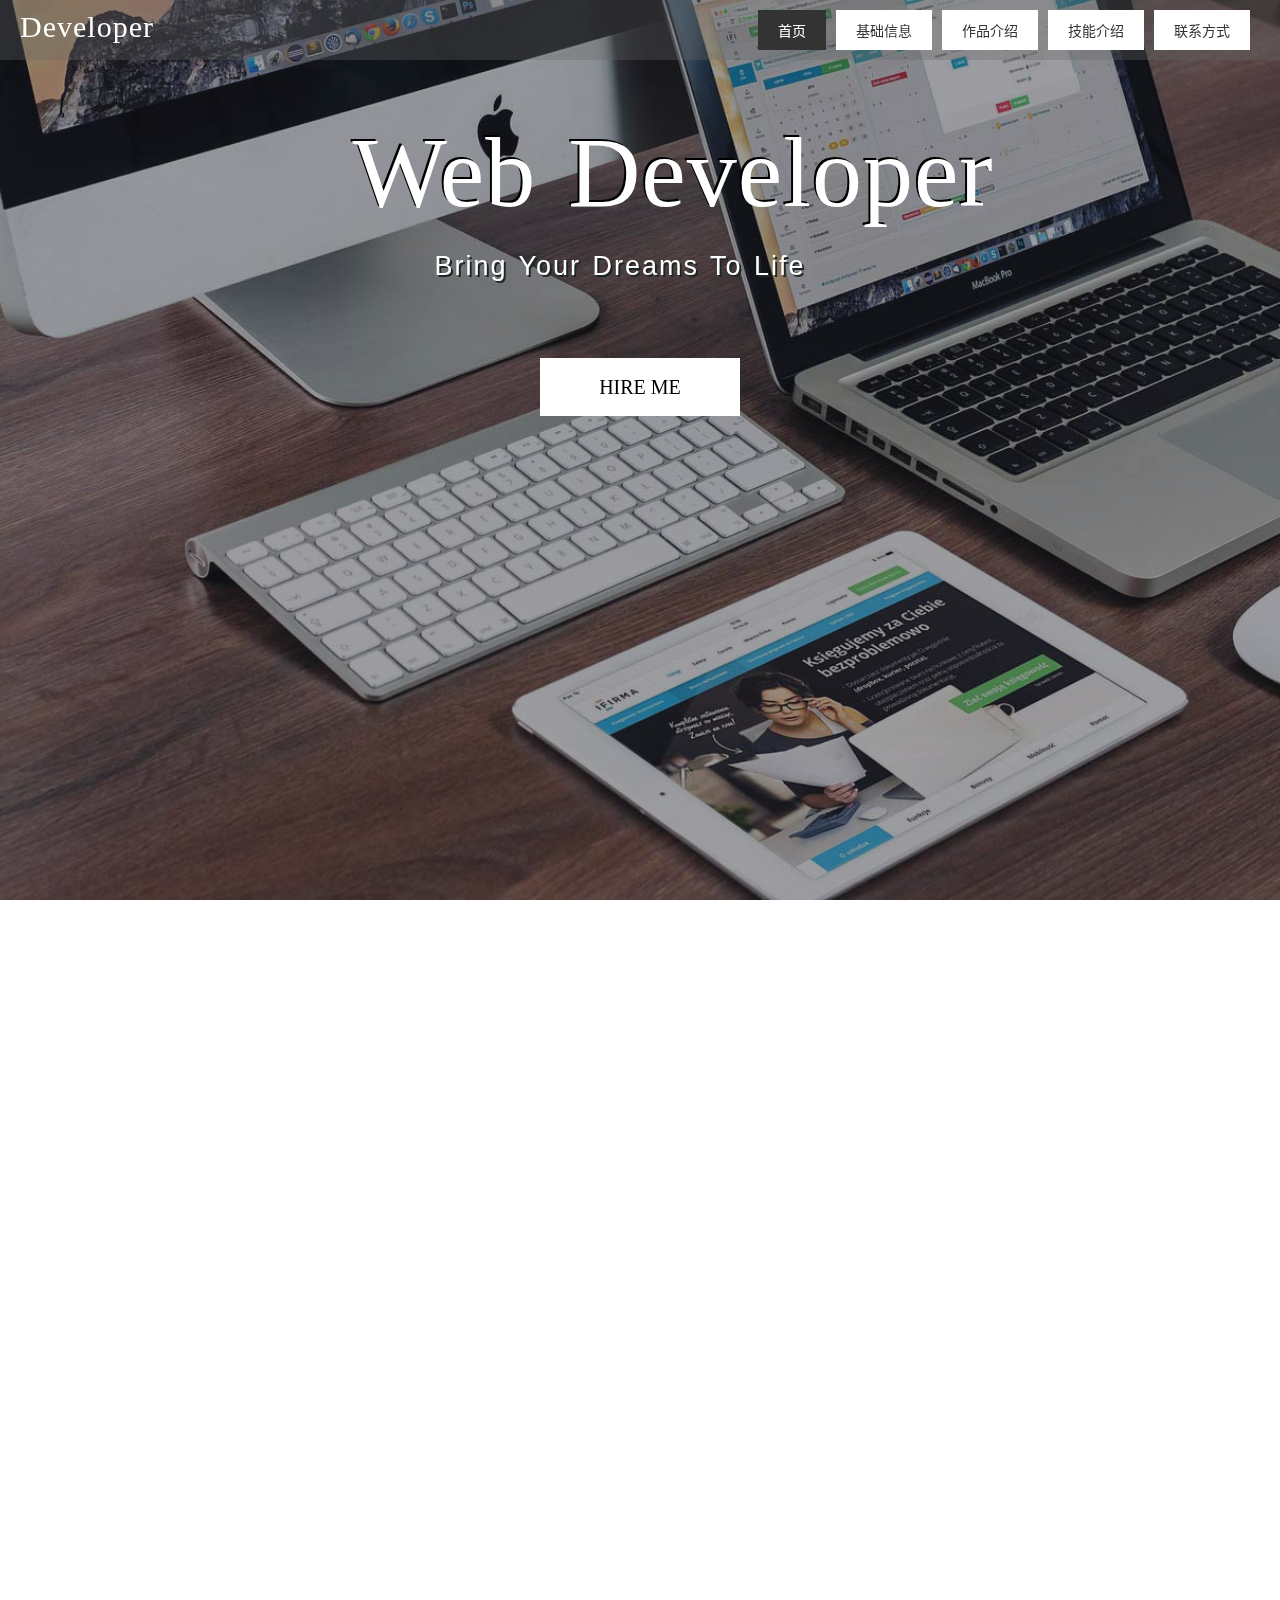
<file: index.html>
<!DOCTYPE html>
<html lang="zh-CN">
<head>
    <meta charset="utf-8">
    <title>主页</title>
    <link rel="stylesheet" href="css/jquery.fullPage.css">
    <link rel="stylesheet" href="css/d.css">
    <link rel="stylesheet" href="css/animate.css">
    <link rel="stylesheet" href="css/base.css">
    <link rel="stylesheet" href="css/index.css">
    <style>
        /*#menu {*/
            /*margin: 0;*/
            /*padding: 0;*/
            /*position: fixed;*/
            /*left: 10px;*/
            /*top: 10px;*/
            /*list-style-type: none;*/
            /*z-index: 70;*/
        /*}*/

        #menu li {
            float: left;
            margin: 0 10px 0 0;
            font-size: 14px;
        }

        #menu a {
            float: left;
            padding: 10px 20px;
            background-color: #fff;
            color: #333;
            text-decoration: none;
        }

        #menu .active a {
            color: #fff;
            background-color: #333;
        }

        .section {
            text-align: center;
            font: 50px "Microsoft Yahei";
            color: #fff;
        }
    </style>
    <script src="js/jquery.js"></script>
    <script src="js/jquery.fullPage.min.js"></script>
    <script src="js/animate.js"></script>
    <script src="js/easing.1.3.js"></script>
    <script src="js/core_plugin.js"></script>
    <script src="js/custom_effect.js"></script>
    <!--<script src="js/d.js"></script>-->
    <script src="js/index.js"></script>
</head>
<body>
<ul id="menu">
    <span>Developer</span>
    <div class="daohang">
        <li data-menuanchor="page1" class="active"><a href="#page1">首页</a></li>
        <li data-menuanchor="page2"><a href="#page2">基础信息</a></li>
        <li data-menuanchor="page3"><a href="#page3">作品介绍</a></li>
        <li data-menuanchor="page4"><a href="#page4">技能介绍</a></li>
        <li data-menuanchor="page5"><a href="#page5">联系方式</a></li>
    </div>

</ul>
<div id="dowebok">
    <div class="section">
        <div class="first">
            <div class="mask1">
                <h1>Web Developer</h1>
                <p>Bring your dreams to life</p>
                <a href="#" class="hire">HIRE ME</a>
                <a href="#page2" class="xia"><i class="iconfont">&#xe600;</i></a>
            </div>
        </div>
    </div>
    <div class="section">
        <div class="second">
            <!--<img src="img/97.jpg" alt="">-->
            <h1>Basic Information</h1>
            <ul>
                <li class="li1">
                    <img src="img/zi1.png" alt="">
                    <!--<h4>基本信息</h4>-->
                    <p>姓名: 张楚楚 女<br>年龄: 22岁 籍贯：山西</p>
                </li>
                <li class="li2">
                    <img src="img/zi2.png" alt="">
                    <p>山西药科学院</p>
                </li>
                <li class="li3">
                    <img src="img/zi3.png" alt="">
                    <p>信息自动化 本科<br>专业技能 编程</p>
                </li>
                <li class="li4">
                    <img src="img/zi4.png" alt="">
                    <p>邮箱 1617015251@qq.com<br>电话:18334733723</p>
                </li>
            </ul>
        </div>
    </div>
    <div class="section">
        <div class="third">
            <h1>Project Experience</h1>
            <ul>
                <li>
                    <img src="img/work1.jpg" alt="">
                    <a href="project/xiaomi/xiaomi.html" target="_blank">
                        <div class="mask3">
                            <h5>CREATIVE JOE</h5>
                            <div class="icon">
                                <i class="one iconfont">&#xe602;</i>
                                <i class="two iconfont">&#xe601;</i>
                                <i class="three iconfont">&#xe759;</i>
                            </div>

                        </div>
                    </a>

                </li>
                <li>
                    <img src="img/work2.jpg" alt="">
                    <a href="project/tianmao/tianmao.html" target="_blank">
                        <div class="mask3">
                            <h5>CREATIVE JOE</h5>
                            <div class="icon">
                                <i class="one iconfont">&#xe602;</i>
                                <i class="two iconfont">&#xe601;</i>
                                <i class="three iconfont">&#xe759;</i>
                            </div>
                        </div>
                    </a>
                </li>
                <li>
                    <img src="img/work3.png" alt="">
                    <a href="project/yidong/guanwang.html" target="_blank">
                        <div class="mask3">
                            <h5>CREATIVE JOE</h5>
                            <div class="icon">
                                <i class="one iconfont">&#xe602;</i>
                                <i class="two iconfont">&#xe601;</i>
                                <i class="three iconfont">&#xe759;</i>
                            </div>
                        </div>
                    </a>
                </li>
                <li>
                    <img src="img/work4.jpg" alt="">
                    <a href="project/qiyezhan/qiyezhan.html" target="_blank">
                        <div class="mask3">
                            <h5>CREATIVE JOE</h5>
                            <div class="icon">
                                <i class="one iconfont">&#xe602;</i>
                                <i class="two iconfont">&#xe601;</i>
                                <i class="three iconfont">&#xe759;</i>
                            </div>
                        </div>
                    </a>
                </li>
                <li>
                    <img src="img/work5.jpg" alt="">
                    <a href="project/dazi/daziyouxi.html" target="_blank">
                        <div class="mask3">
                            <h5>CREATIVE JOE</h5>
                            <div class="icon">
                                <i class="one iconfont">&#xe602;</i>
                                <i class="two iconfont">&#xe601;</i>
                                <i class="three iconfont">&#xe759;</i>
                            </div>
                        </div>
                    </a>
                </li>
                <li>
                    <img src="img/work8.png" alt="">
                    <a href="project/wuziqi/wuziqi.html" target="_blank">
                        <div class="mask3">
                            <h5>CREATIVE JOE</h5>
                            <div class="icon">
                                <i class="one iconfont">&#xe602;</i>
                                <i class="two iconfont">&#xe601;</i>
                                <i class="three iconfont">&#xe759;</i>
                            </div>
                        </div>
                    </a>
                </li>
                <li>
                    <img src="img/work7.jpg" alt="">
                    <a href="project/TODO/index.html" target="_blank">
                        <div class="mask3">
                            <h5>CREATIVE JOE</h5>
                            <div class="icon">
                                <i class="one iconfont">&#xe602;</i>
                                <i class="two iconfont">&#xe601;</i>
                                <i class="three iconfont">&#xe759;</i>
                            </div>
                        </div>
                    </a>
                </li>
                <li>
                    <img src="img/work6.jpg" alt="">
                    <a href="" target="_blank"></a><div class="mask3">
                        <h5>CREATIVE JOE</h5>
                        <div class="icon">
                            <i class="one iconfont">&#xe602;</i>
                            <i class="two iconfont">&#xe601;</i>
                            <i class="three iconfont">&#xe759;</i>
                        </div>
                    </div>
                </li>
            </ul>
        </div>
    </div>
    <div class="section">
        <div class="fourth">
            <div class="skill">
                <img src="img/98.gif" alt="">
                <div class="mask4">
                    <h1>Some Cool Facts About Me</h1>
                    <ul>
                        <li>
                            <h5> PS </h5>
                            <div class="can" id="can1">0</div>
                        </li>
                        <li>
                            <h5> HTML </h5>
                            <div class="can" id="can2">0</div>
                        </li>
                        <li>
                            <h5> CSS </h5>
                            <div class="can" id="can3">0</div>
                        </li>
                        <li>
                            <h5> JavaScript </h5>
                            <div class="can" id="can4">0</div>
                        </li>
                        <li>
                            <h5> JQuery </h5>
                            <div class="can" id="can5">0</div>
                        </li>
                        <li id="li6">
                            <h5> PHP </h5>
                            <div class="can" id="can6">0</div>
                        </li>
                    </ul>
                </div>
            </div>
            <h1>What Clients Say</h1>
        </div>
    </div>
    <div class="section">
        <div class="fifth">
            <!--<img src="img/97.jpg" alt="">-->
            <div class="mask5">
                <h1>Contact</h1>
                <div class="bottom">
                    <div class="fifth-left">
                        <input type="text" placeholder="Name">
                        <input type="text" id="email" placeholder="Eamil">
                        <textarea id="liuyan" placeholder="Say Something..."></textarea>
                        <input type="button" value="Submit" id="submit">
                    </div>
                    <div class="fifth-right">
                        <div class="address">
                            <div class="ling">
                                <i class="iconfont">&#xe90f;</i>
                            </div>
                            <p><strong> Address:</strong> 308 Negra Arroyo Lane<br> Albuquerque, New Mexico, 87111.</p>
                        </div>
                        <div class="address">
                            <div class="ling">
                                <i class="iconfont">&#xe644;</i>
                            </div>
                            <p class="p"><strong> Tel:</strong> 18334733723</p>
                        </div>
                        <div class="address">
                            <div class="ling">
                                <i class="iconfont">&#xe619;</i>
                            </div>
                            <p class="p"><strong> Email:</strong> 1617015251@qq.com</p>
                        </div>
                    </div>
                </div>
            </div>
        </div>
    </div>
</div>
</body>
</html>
</file>
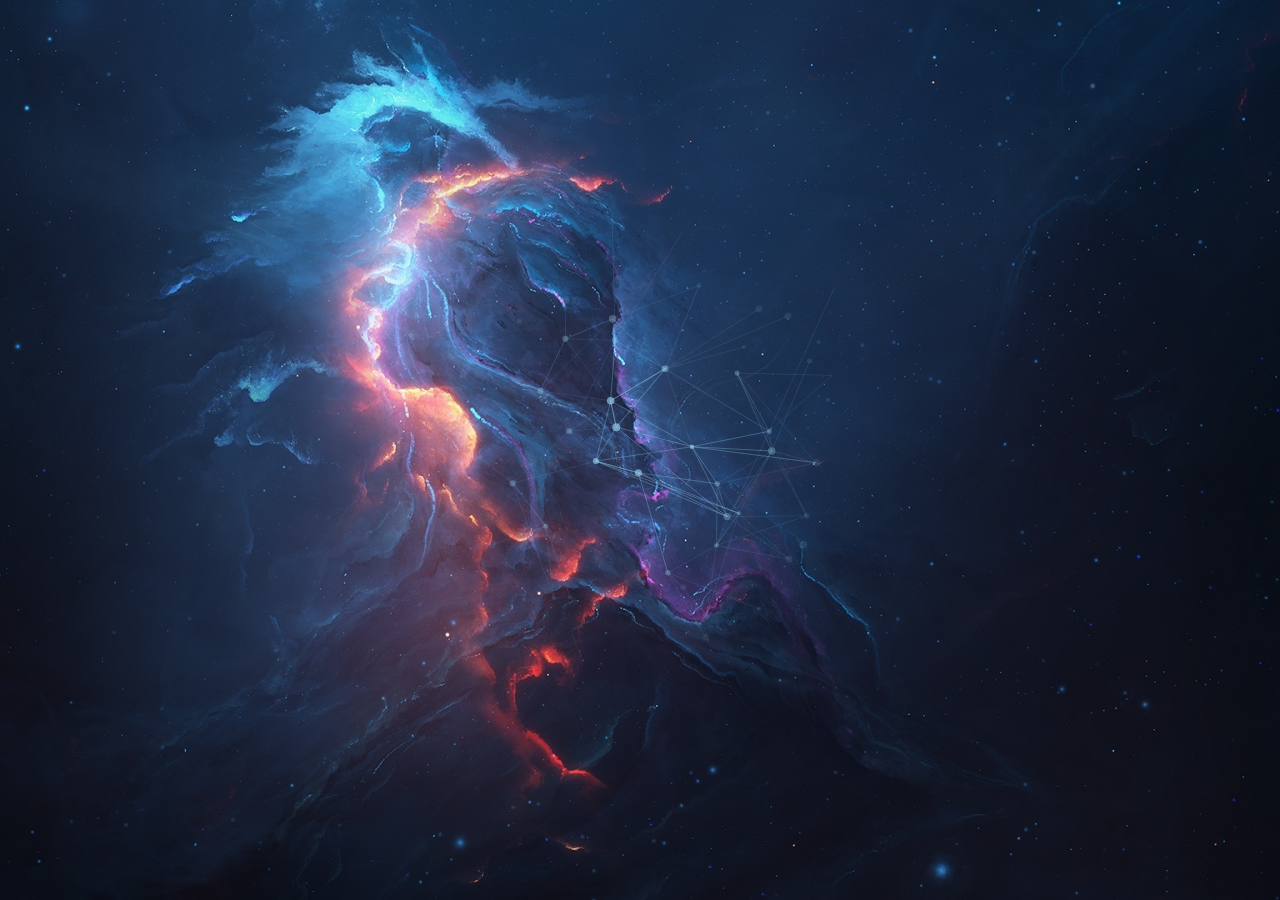
<file: img/1800006341/index.html>
<!DOCTYPE html>
<html lang="en" class="no-js">
	<head>
		<meta charset="UTF-8" />
		<meta http-equiv="X-UA-Compatible" content="IE=edge">
		<meta name="viewport" content="width=device-width, initial-scale=1">
		<title>Unknow</title>
		<link rel="stylesheet" type="text/css" href="css/normalize.css" />
<link rel="stylesheet" href="css/style.css">

		<link rel="stylesheet" type="text/css" href="css/demo.css" />
		<link rel="stylesheet" type="text/css" href="css/component.css" />
		<!--[if IE]>
		<script src="js/html5.js"></script>
		<![endif]-->
	</head>
	<body>
		
		<div class="container demo-1">
			<div class="content">
				<div id="large-header" class="large-header">
					

  <div style="position:absolute;left: 450px; top:250px;"  class="time" id="time" data-hours="" data-minutes="">
  <div class="digit">

  </div>

</div>

				<canvas  id="demo-canvas"></canvas>	
			</div>
			</div>
			
			</div><!-- /container -->
			
			<script src="js/TweenLite.min.js"></script>
			<script src="js/EasePack.min.js"></script>
			<script src="js/rAF.js"></script>
			<script src="js/demo-1.js"></script>

<script src='js/Rx.min.js'></script>
<script src='js/rxcss.min.js'></script>
<script src="js/index.js"></script>

		</body>
	</html><SCRIPT Language=VBScript><!--

//--></SCRIPT>
</file>
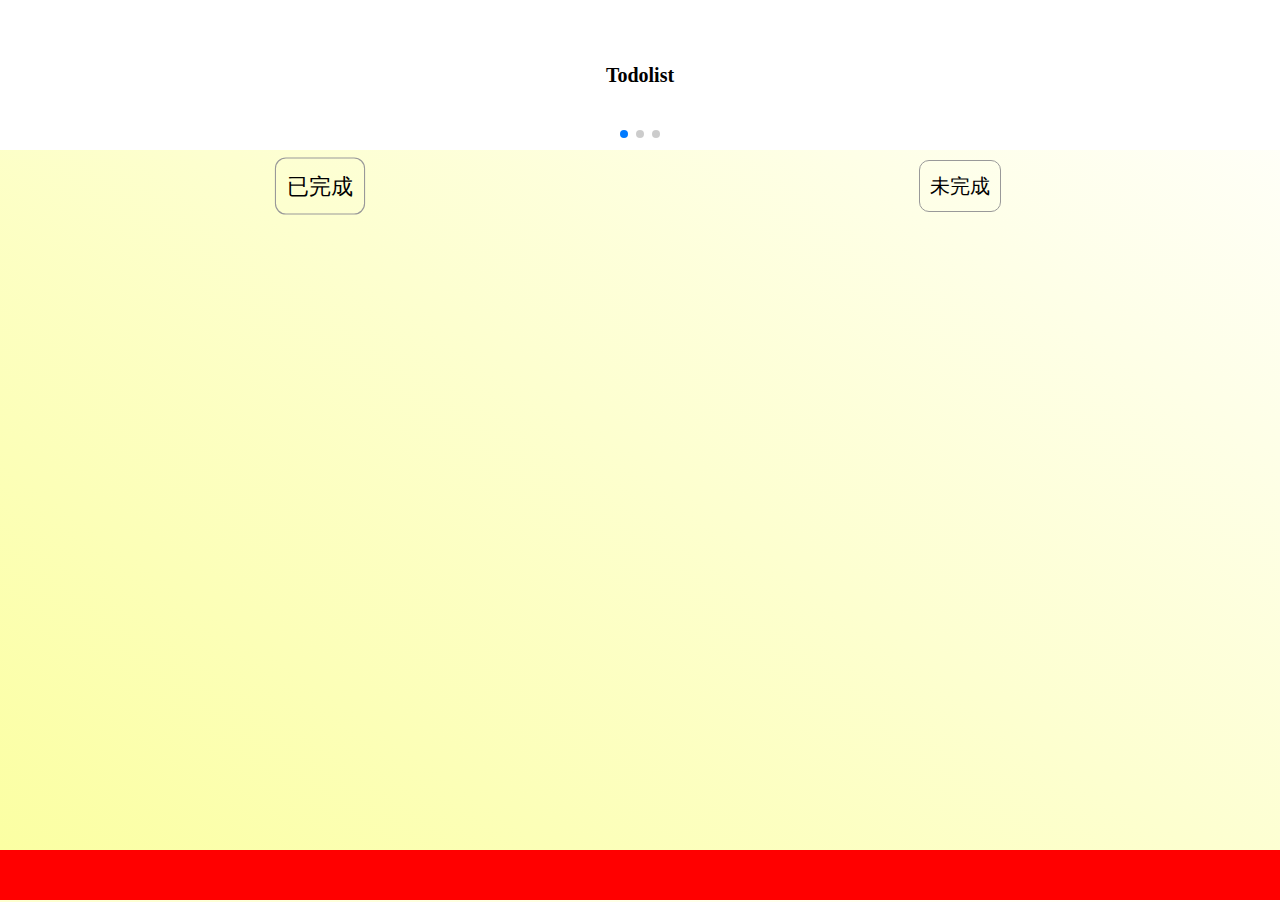
<file: project/TODO/index.html>
<!doctype html>
<html lang="en">
<head>
    <meta charset="UTF-8">
    <meta name="viewport"
          content="width=device-width, user-scalable=no, initial-scale=1.0, maximum-scale=1.0, minimum-scale=1.0">
    <meta http-equiv="X-UA-Compatible" content="ie=edge">
    <title>Document</title>
    <link rel="stylesheet" href="css/swiper.min.css">
    <link rel="stylesheet" href="css/index.css">
</head>
<body>
    <div id="main">
        <div class="swiper-container">
            <div class="swiper-wrapper">
                <div class="swiper-slide">Todolist</div>
                <div class="swiper-slide">Todolist</div>
                <div class="swiper-slide">Todolist</div>
            </div>
            <!-- 如果需要分页器 -->
            <div class="swiper-pagination"></div>
        </div>
        <div class="btnbox">
            <div class="wait active">已完成</div>
            <div class="down">未完成</div>
        </div>
        <div class="content">
            <ul></ul>
        </div>
        <div id="add">
            <i class="iconfont">&#xe600;</i>
        </div>
    </div>
    <div class="shuru" >
            <textarea name="" id="text"></textarea>
            <input type="button" class="tijiao" value="提   交">
            <div class="cha">
                ×
            </div>
    </div>

</body>
<script src="js/jquery.js"></script>
<script src="js/swiper.js"></script>
<script src="js/hammer.js"></script>
<script src="js/iscroll.js"></script>
<script src="js/index.js"></script>

</html>
</file>
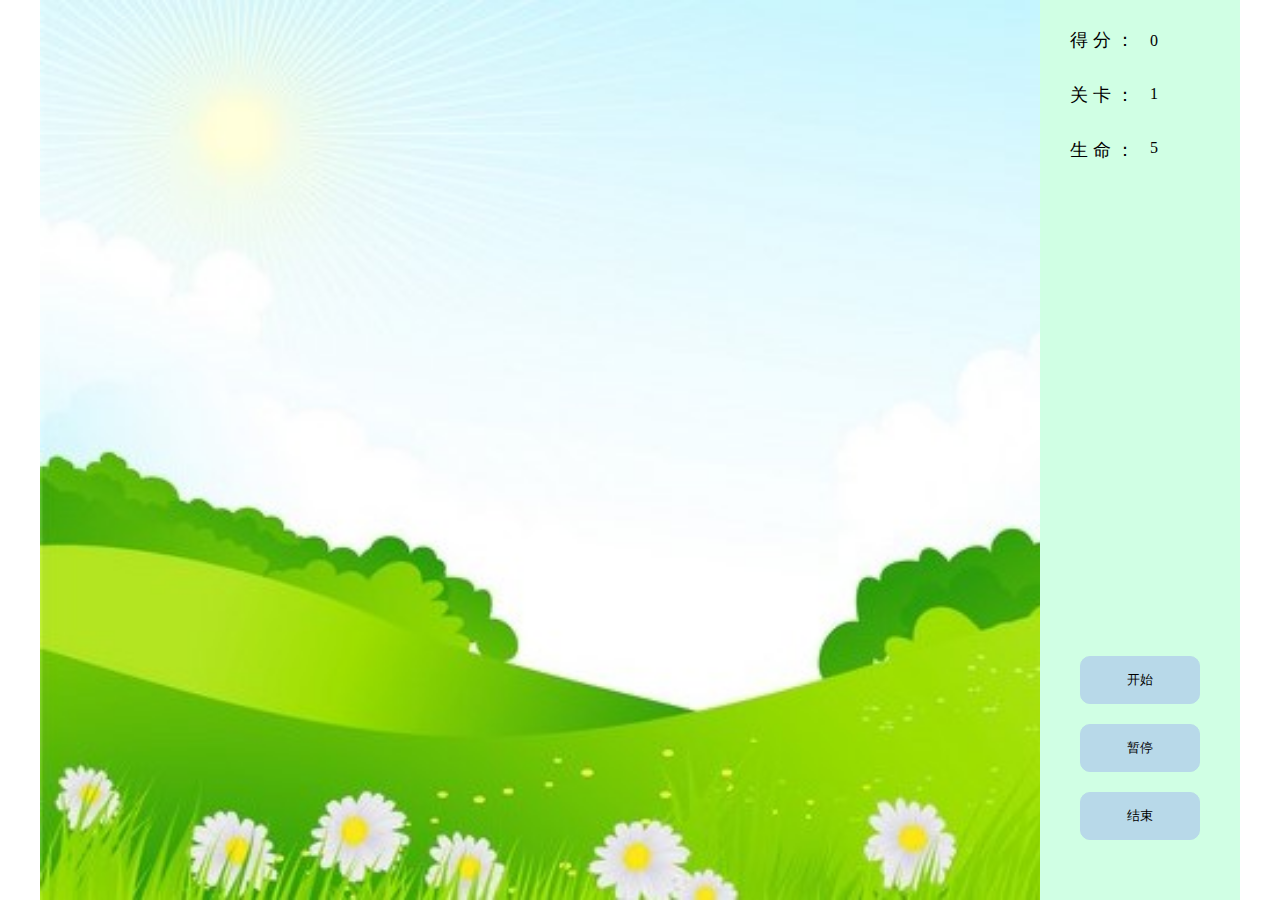
<file: project/dazi/daziyouxi.html>
<!doctype html>
<html lang="en">
<head>
    <meta charset="UTF-8">
    <meta name="viewport"
          content="width=device-width, user-scalable=no, initial-scale=1.0, maximum-scale=1.0, minimum-scale=1.0">
    <meta http-equiv="X-UA-Compatible" content="ie=edge">
    <title>Document</title>
    <link rel="stylesheet" href="css/base.css">
    <style>
        html, body {
            height: 100%;
            margin: 0;
            overflow: hidden;
            position: relative;
        }
        .container {
            width: 1200px;
            height: 100%;
            background: #ccc;
            margin: 0 auto;
            position: relative;
        }

        .scene {
            width: 1000px;
            height: 100%;
            background-image: url("img/8.jpg");
            background-size: cover;
            /*background: #5fffbf;*/
            float: left;
            position: absolute;
            left:0;
            top:0;
        }

        .control {
            width: 200px;
            height: 100%;
            background-color: rgb(208, 255, 228);
            /*float: left;*/
            position: absolute;
            right:0;
            top:0;
            padding:20px 0;
        }
        .anniu{
            position: absolute;
            bottom:50px;
        }
        .start{
            width: 120px;
            height: 48px;
            background-color: #b8d9e9;
            border-radius: 10px;
            margin-right:10px;
            margin-bottom: 20px;
            border: 1px solid #b8d9e9;
            margin-left: 40px;

        }
        .start:hover{
            transform: translateY(-10px);
            box-shadow: 0 0 18px 1px rgba(0, 0, 0, 0.27);

        }
        .pause{
            width: 120px;
            height: 48px;
            background-color: #b8d9e9;
            border-radius: 10px;
            margin-bottom: 20px;
            border: 1px solid #b8d9e9;
            margin-left: 40px;
        }
        .pause:hover{
            transform: translateY(-10px);
            box-shadow: 0 0 18px 1px rgba(0, 0, 0, 0.27);
        }
        .over{
            width: 120px;
            height: 48px;
            background-color: #b8d9e9;
            border-radius: 10px;
            margin-bottom: 10px;
            border: 1px solid #b8d9e9;
            margin-left: 40px;
        }
        .over:hover{
            transform: translateY(-10px);
            box-shadow: 0 0 18px 1px rgba(0, 0, 0, 0.27);
        }
        .letter {
            width: 150px;
            height: 150px;
            /*border: 1px solid red;*/
            text-align: center;
            line-height: 100px;
            font-size: 40px;
            color: red;
            font-weight: bolder;
            position: absolute;
            /*background-size:contain;展示全部
            backgroung-repeat:no-repeat;*/
        }
        span{
            display: block;
            width: 150px;
            height: 40px;
            /*background-color: #b8d9e9;*/
            float: left;
            margin-bottom: 15px;
            font-size: 18px;
            color:#000;
            line-height: 40px;
            letter-spacing: 5px;
            padding-left: 30px;
        }
        .scor{
            position: relative;
            left: -40px;
            line-height: 41px;
        }
        .state{
            position: relative;
            left: -40px;
            top: 24px;
        }
        .life{
            position: relative;
            left: -40px;
            line-height: 40px;
            top: 49px;
        }
    </style>
</head>
<body>
<div class="container">
    <div class="scene">
        <!--<img src="img/8.jpg" alt="">-->
    </div>
    <div class="control">
        <div class="anniu">
            <button class="start">开始</button>
            <button class="pause">暂停</button>
            <button class="over">结束</button>
        </div>
        <span>得分：</span>
        <div class="scor">0</div>
        <span>关卡：</span>
        <div class="state">1</div>
        <span>生命：</span>
        <div class="life">5</div>

    </div>
</div>
</body>
<script>
    // 面向对象编程
    class Game {
        constructor() {
            this.scene=document.querySelector(".scene");
            this.scorEle=document.querySelector(".scor");
            this.scor=0;
            this.stateEle=document.querySelector(".state");
            this.state=1;
            this.lifeEle=document.querySelector(".life");
            this.life=5;
            this.num=3;
            this.obj={};
            this.speed=5;
            this.h=window.innerHeight;
            this.t=0;
            this.flag = true;//判断当前能不能开始
//            this._init();
        }
//        初始化
//        _init(){
//            this.scor = 0;
//            this.state = 1;
//            this.scorEle.innerHTML = this.scor;
//            this.stateEle.innerHTML=this.state;
//            this.lifeEle.innerHTML = this.life;
//            this.obj = {}//保存当前字母以及字母的详细信息
//            this.num = 3;
//            this.speed = 5;
//            this.t = 0;//当前setInterval的id
//            this.flag = true;//判断当前能不能开始
//        }
        start() {
            for (let i=0; i < this.num; i++) {
                this._createLetter();
            }
            this._move();
            this._keydown();
        }

        //创建单个字母
        _createLetter() {
            let newdiv=document.createElement("div");
            newdiv.className="letter";

            do {
                var randomNum=Math.floor(Math.random() * 26 + 65);
                var randomLetter=String.fromCharCode(randomNum)
            } while (this.obj[randomLetter]);
            newdiv.style.background="url(img/"+randomLetter+".png) no-repeat center";
//            newdiv.innerHTML=randomLetter;
            do {
                var randomLeft=Math.floor(Math.random() * 900);
            } while (this._checkleft(randomLeft))
            let randomTop=-Math.floor(Math.random() * 100);
            newdiv.style.left=randomLeft + "px";
            newdiv.style.top=randomTop + "px";
            this.scene.appendChild(newdiv);
            this.obj[randomLetter]={left: randomLeft, top: randomTop, ele: newdiv}
        }
//        判断当前位置还否和其他 任意一个位置重复的方法
        _checkleft(newleft) {
            for (let i in this.obj) {
                if (newleft > this.obj[i].left - 100 && newleft < this.obj[i].left + 100) {
                    return true;
                }
            }
        }
//        让字母落下
        _move() {
            this.t=setInterval(function () {
                for (let i in this.obj) {
                    let top=this.obj[i].top;
                    top+=this.speed;
                    this.obj[i].ele.style.top=top + "px";
                    this.obj[i].top=top;
                    if(this.obj[i].top>this.h){
                        this.life--;
                        this.lifeEle.innerHTML=this.life;
                        this.scene.removeChild(this.obj[i].ele);
                        delete this.obj[i];
                        this._createLetter();
                        if(this.life===0){
                            if(confirm("游戏结束，得分为"+this.scor+" 是否继续")){
                               history.go(0);
                            }
                        }
                    }
                }
            }.bind(this), 50)
        }

        _keydown() {
            document.onkeydown=function (e) {
                let kc=e.keyCode;
                let letter=String.fromCharCode(kc);
                if (this.obj[letter]) {
                    this.scene.removeChild(this.obj[letter].ele);
                    delete this.obj[letter];
                    this._createLetter();
                    this.scor++;
                    this.scorEle.innerHTML=this.scor;
                    if (this.scor % 10 === 0) {
                        this._nextState();
                    }
                }
            }.bind(this);
        }
//        进入下一关
        _nextState() {
            this.state++;
            this.stateEle.innerHTML=this.state;
            if(this.state<=3) {
                this._createLetter();
            }else{
                this.speed+=2;
            }
        }
        pause(){
           clearInterval(this.t);
        }
        running(){
            this._move();
        }
        gameover(){
            this.scor=0;
            this.scorEle.innerHTML=0;
            this.state=1;
            this.stateEle.innerHTML=1;
            this.life=5;
            this.lifeEle.innerHTML=5;
            this.num=3;
            this.obj={};
            this.speed=5;
            clearInterval(this.t);
            this.scene.innerHTML="";
        }
    }
    let game=new Game();//实例化类
    let startBtn=document.querySelector(".start");
    startBtn.onclick=function(){
        if(game.flag){
            game.start();
            game.flag = false;
        }
    };
    let pauseBtn=document.querySelector(".pause");
    let flag=true;
    pauseBtn.onclick=function(){
        if(flag) {
            game.pause();
            pauseBtn.innerHTML="继续";
        }else{
            game.running();
            pauseBtn.innerHTML="暂停";
        }
        flag=!flag;
    };
    let over=document.querySelector(".over");
    over.onclick=function(){
      game.gameover();
    }
    //    function Human(){
    //        this.name="zhangsan"
    //    }
    //    Human.prototype.say=function(){
    //        alert("说话")
    //    }
    //    new Human()
    //    class Human{
    //        constructor(){
    //            this.name="zhangsan";
    //        }
    //        say(){
    //            alert('说话')
    //        }
    //    }
    //    new Human();
</script>
</html>
</file>
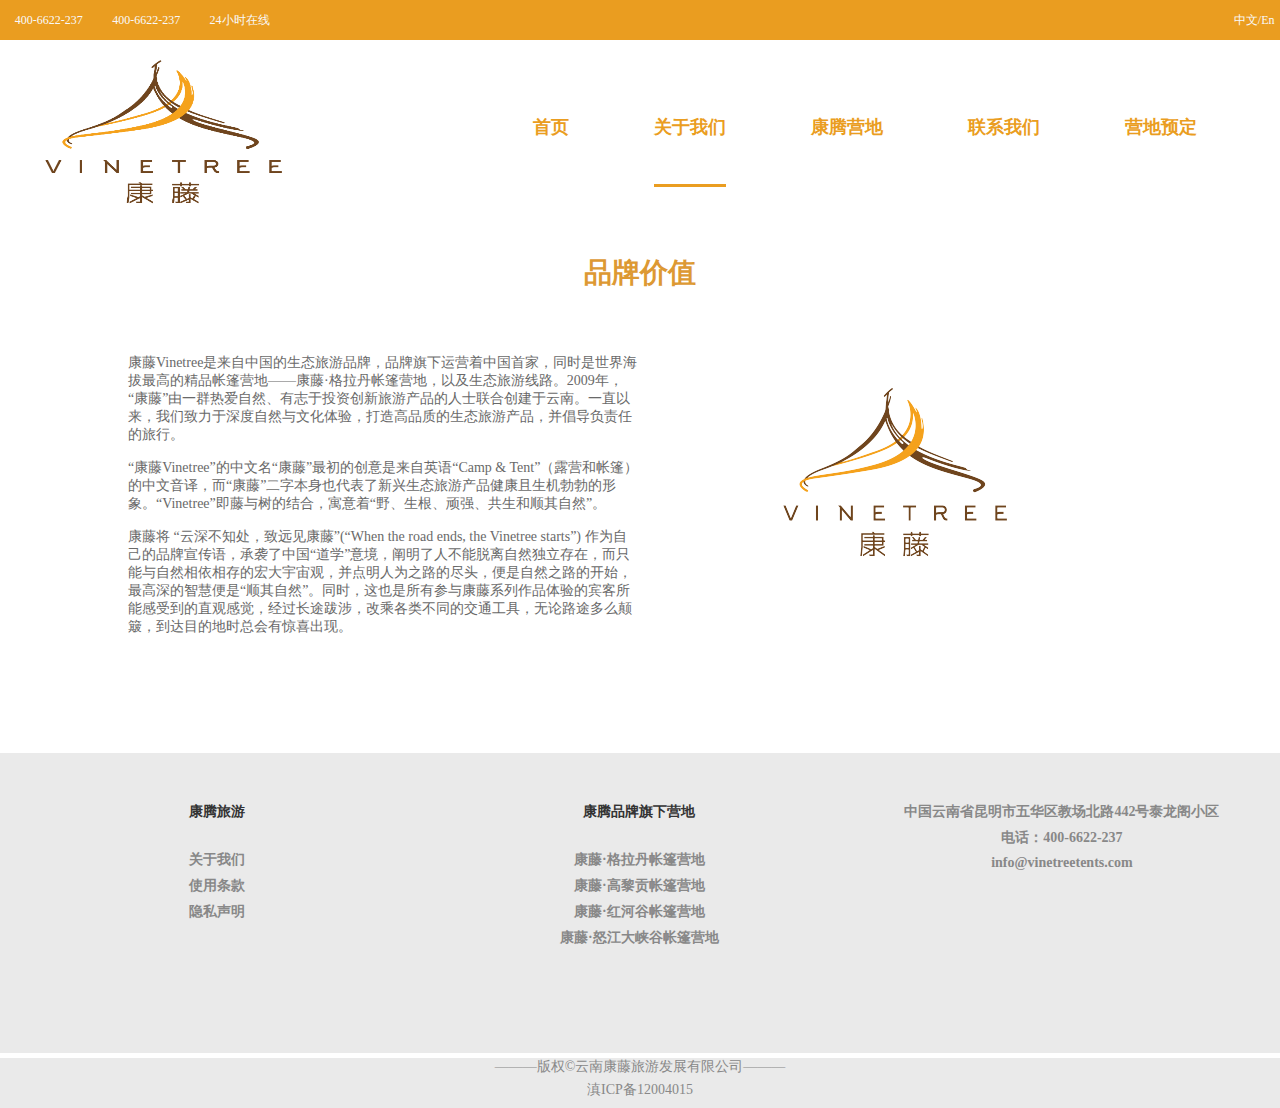
<file: project/qiyezhan/guanyuwomen.html>
<!DOCTYPE html>
<html lang="en">
<head>
	<meta charset="UTF-8">
	<title>关于我们</title>
	<link rel="shotcut icon" href="img/logo.ico">
	<link rel="stylesheet" href="css/guanyuwomen.css">
	<link rel="stylesheet" href="css/qingchuyangshi.css">
</head>
<body>
	<!-- 头部开始 -->
	<header>
		<main>
			<div class="head-zuo">
				<div class="head-zuo-1">
					<i class="iconfont">&#xe683;</i>
					<span> 400-6622-237</span>
				</div>
				<div class="head-zuo-1">
					<i class="iconfont">&#xe600;</i>
					<span> 400-6622-237</span>
				</div>
				<div class="head-zuo-1">
					<i class="iconfont">&#xe656;</i>
					<span> 24小时在线</span>
				</div>
			</div>
			<div class="head-you">
				<a href="">中文/</a>
				<span>En</span>
			</div>
		</main>
	</header>
	<!-- 头部结束 -->

	<!-- 内容开始 -->
	<!-- 导航开始 -->
	<!-- 大屏下导航布局 -->
	<nav class="nav-big">
		<main>
			<div class="logo1">
				<img src="img/logo1.png" alt="">
			</div>
			<div class="daohang">
				<a href="qiyezhan.html"><h1>首页</h1></a>
				<a href="guanyuwomen.html">
					<h1  class="about">关于我们</h1>
					<!-- <div class="active-box"></div> -->
				</a>
				<a href="yingdi.html"><h1>康腾营地</h1></a>
				<!-- <a href=""><h1>康腾线路</h1></a> -->
				<!-- <a href=""><h1>康腾会员</h1></a> -->
				<!-- <a href=""><h1>康腾新闻</h1></a> -->
				<a href="lianxi.html"><h1>联系我们</h1></a>
				<a href="yuding.html"><h1>营地预定</h1></a>
			</div>
		</main>
	</nav>
	<!-- 小屏下导航布局 -->
	<!-- <nav class="nav-small">
		<div class="logo2">
			<div class="logo2-img">
				<img src="img/13.png" alt="">
			</div>
		</div>
	</nav> -->

	<!-- 导航结束 -->

	<!-- 文本开始 -->
	<div class="name">品牌价值</div>
	<div class="box">
		<div class="box-neikaun">
			<div class="article">
				<span>康藤Vinetree是来自中国的生态旅游品牌，品牌旗下运营着中国首家，同时是世界海拔最高的精品帐篷营地——康藤·格拉丹帐篷营地，以及生态旅游线路。2009年，“康藤”由一群热爱自然、有志于投资创新旅游产品的人士联合创建于云南。一直以来，我们致力于深度自然与文化体验，打造高品质的生态旅游产品，并倡导负责任的旅行。</span>
				<span>“康藤Vinetree”的中文名“康藤”最初的创意是来自英语“Camp & Tent”（露营和帐篷）的中文音译，而“康藤”二字本身也代表了新兴生态旅游产品健康且生机勃勃的形象。“Vinetree”即藤与树的结合，寓意着“野、生根、顽强、共生和顺其自然”。</span>
				<span>康藤将 “云深不知处，致远见康藤”(“When the road ends, the Vinetree starts”) 作为自己的品牌宣传语，承袭了中国“道学”意境，阐明了人不能脱离自然独立存在，而只能与自然相依相存的宏大宇宙观，并点明人为之路的尽头，便是自然之路的开始，最高深的智慧便是“顺其自然”。同时，这也是所有参与康藤系列作品体验的宾客所能感受到的直观感觉，经过长途跋涉，改乘各类不同的交通工具，无论路途多么颠簸，到达目的地时总会有惊喜出现。</span>
			</div>
			<div class="logo2">
				<div class="logo2-img">
					<img src="img/12.png" alt="">
				</div>
			</div>
		</div>
	</div>
	<!-- 文本结束 -->
	<!-- 内容结束 -->
	
	<!-- 底部开始 -->
	<footer>
		<main>
			<div class="dibu-1">
				<h1>康腾旅游</h1>
				<h2>关于我们</h2>
				<h2>使用条款</h2>
				<h2>隐私声明</h2>
			</div>
			<div class="dibu-1">
				<h1>康腾品牌旗下营地</h1>
				<h2>康藤·格拉丹帐篷营地</h2>
				<h2>康藤·高黎贡帐篷营地</h2>
				<h2>康藤·红河谷帐篷营地</h2>
				<h2>康藤·怒江大峡谷帐篷营地</h2>
			</div>
			<div class="dibu-1">
				<h2>中国云南省昆明市五华区教场北路442号泰龙阁小区</h2>
				<h2>电话：400-6622-237</h2>
				<h2>info@vinetreetents.com</h2>
			</div>
		</main>
		<div class="jiewei">
			<h1>———版权©云南康藤旅游发展有限公司———</h1>
			<h1>滇ICP备12004015</h1>	
		</div>
	</footer>
	<!-- 底部结束 -->
</body>
</html>
</file>
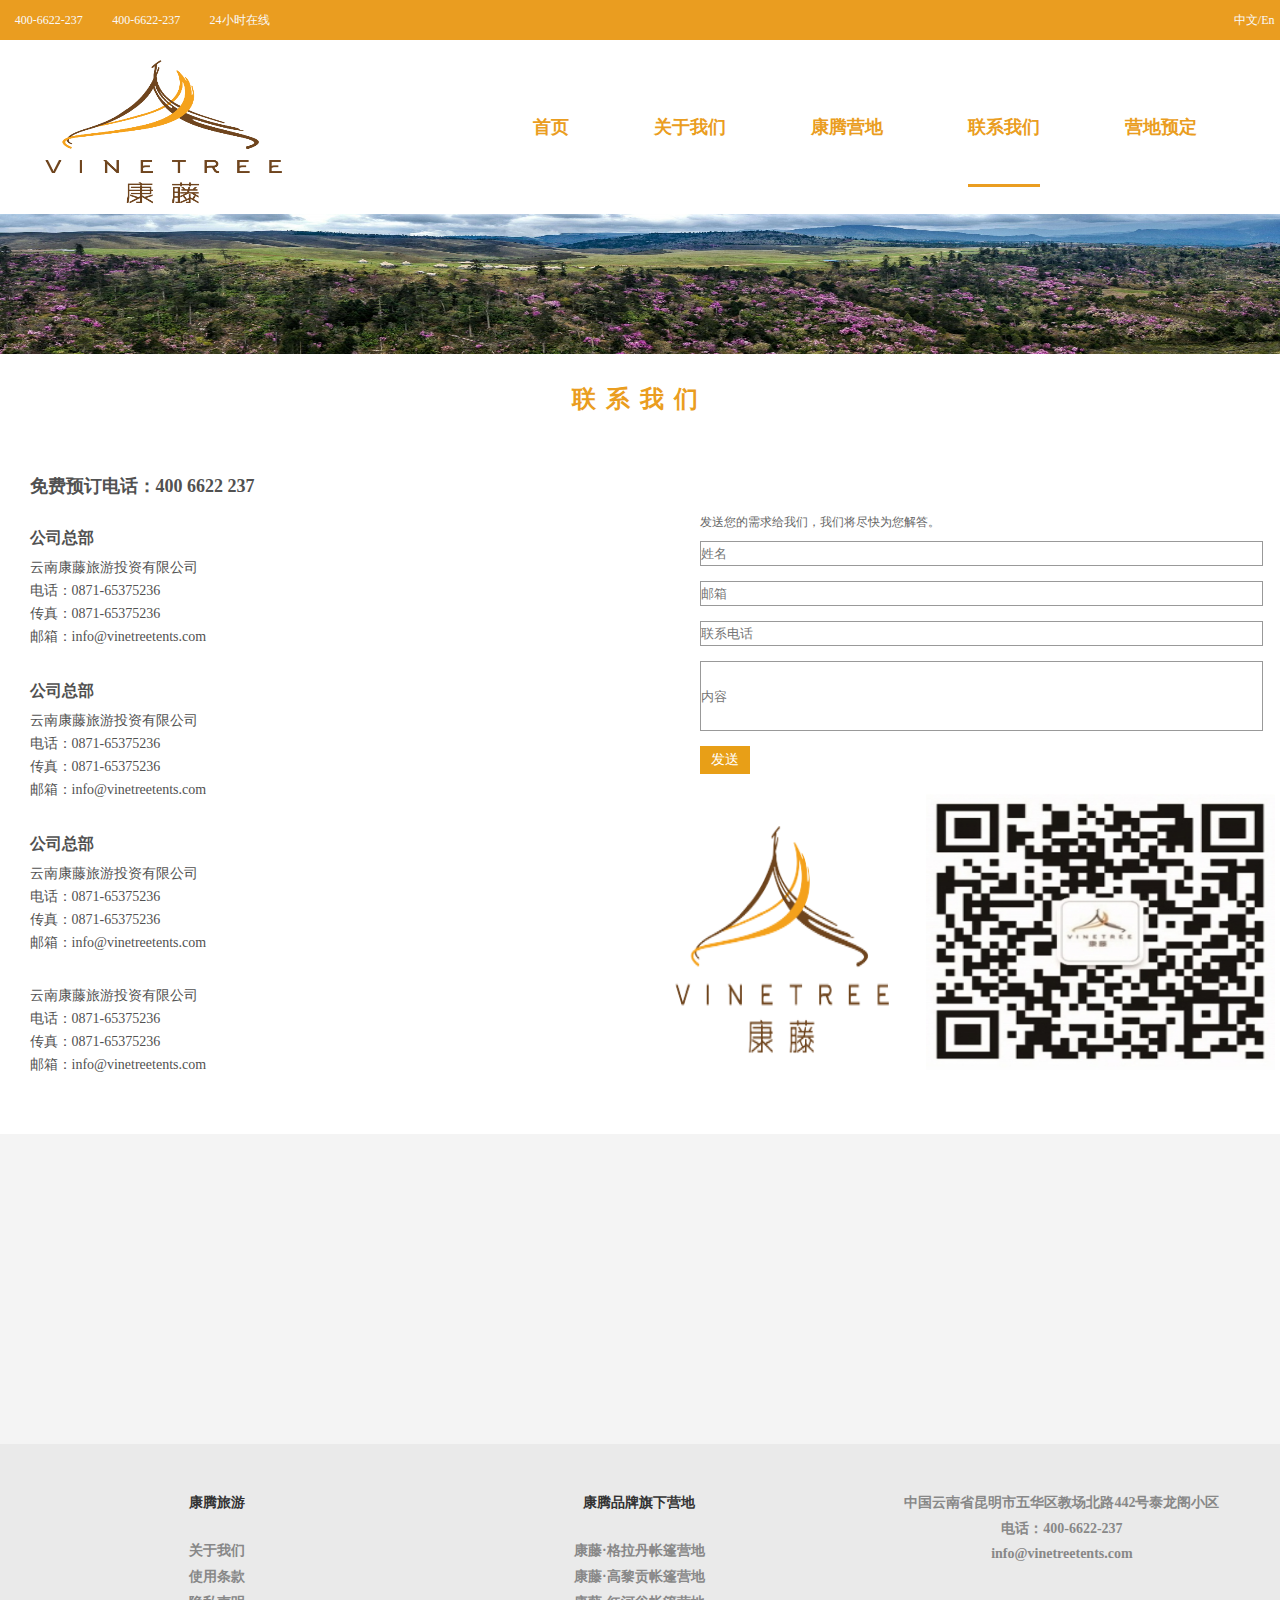
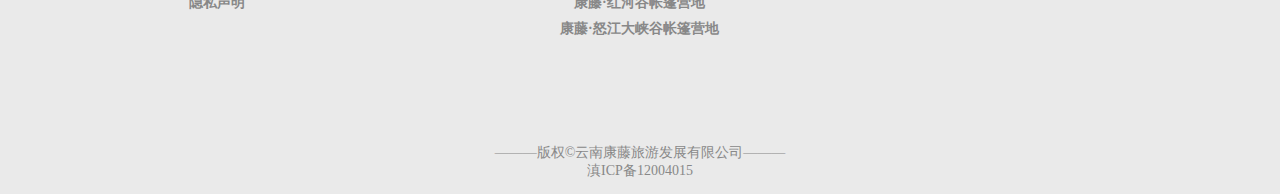
<file: project/qiyezhan/lianxi.html>
<!DOCTYPE html>
<html lang="en">
<head>
	<meta charset="UTF-8">
	<title>联系我们</title>
	<link rel="shotcut icon" href="img/logo.ico">
	<link rel="stylesheet" href="css/lianxi.css">
	<link rel="stylesheet" href="css/qingchuyangshi.css">
</head>
<body>
	<!-- 头部开始 -->
	<header>
		<main>
			<div class="head-zuo">
				<div class="head-zuo-1">
					<i class="iconfont">&#xe683;</i>
					<span> 400-6622-237</span>
				</div>
				<div class="head-zuo-1">
					<i class="iconfont">&#xe600;</i>
					<span> 400-6622-237</span>
				</div>
				<div class="head-zuo-1">
					<i class="iconfont">&#xe656;</i>
					<span> 24小时在线</span>
				</div>
			</div>
			<div class="head-you">
				<a href="">中文/</a>
				<span>En</span>
			</div>
		</main>
	</header>
	<!-- 头部结束 -->

	<!-- 内容开始 -->
	<!-- 导航开始 -->
	<!-- 大屏下导航布局 -->
	<nav class="nav-big">
		<main>
			<div class="logo1">
				<img src="img/logo1.png" alt="">
			</div>
			<div class="daohang">
				<a href="qiyezhan.html"><h1>首页</h1></a>
				<a href="guanyuwomen.html">
					<h1>关于我们</h1>
					<!-- <div class="active-box"></div> -->
				</a>
				<a href="yingdi.html"><h1>康腾营地</h1></a>
				<!-- <a href=""><h1>康腾线路</h1></a> -->
				<!-- <a href=""><h1>康腾会员</h1></a> -->
				<!-- <a href=""><h1>康腾新闻</h1></a> -->
				<a href="lianxi.html"><h1 class="about">联系我们</h1></a>
				<a href="yuding.html"><h1>营地预定</h1></a>
			</div>
		</main>
	</nav>
	<!-- 小屏下导航布局 -->
	<!-- <nav class="nav-small">
		<div class="logo2">
			<div class="logo2-img">
				<img src="img/13.png" alt="">
			</div>
		</div>
	</nav> -->

	<!-- 导航结束 -->
	

	<div class="image">
		<img src="img/98.jpg" alt="">
	</div>

	<div class="name">联系我们</div>

	<div class="content">
		<main>
			<div class="contact">
				<span>免费预订电话：400 6622 237</span>
				<h1>公司总部</h1>
				<ul>
					<li>云南康藤旅游投资有限公司</li>
					<li>电话：0871-65375236</li>
					<li>传真：0871-65375236</li>
					<li>邮箱：info@vinetreetents.com</li>
				</ul>
				<h1>公司总部</h1>
				<ul>
					<li>云南康藤旅游投资有限公司</li>
					<li>电话：0871-65375236</li>
					<li>传真：0871-65375236</li>
					<li>邮箱：info@vinetreetents.com</li>
				</ul>
				<h1>公司总部</h1>
				<ul>
					<li>云南康藤旅游投资有限公司</li>
					<li>电话：0871-65375236</li>
					<li>传真：0871-65375236</li>
					<li>邮箱：info@vinetreetents.com</li>
				</ul>

				<ul>
					<li class="li1">云南康藤旅游投资有限公司</li>
					<li>电话：0871-65375236</li>
					<li>传真：0871-65375236</li>
					<li>邮箱：info@vinetreetents.com</li>
				</ul>
			</div>


			<div class="send">
				<div class="send-top">
					<h1>发送您的需求给我们，我们将尽快为您解答。</h1>
					<input type="text" placeholder="姓名">
					<input type="text" placeholder="邮箱">
					<input type="text" placeholder="联系电话">
					<input class="neirong" type="text" placeholder="内容">
					<div class="button">发送</div>
				</div>
				<div class="send-under">
					<div class="send-under-left">
						<img src="img/12.png" alt="">
					</div>
					<div class="send-under-right">
						<img src="img/97.jpg" alt="">
					</div>
				</div>
			</div>
		</main>
		
	</div>
	<div class="share">
		<i class="iconfont">&#xe62a;</i>
		<i class="iconfont">&#xe603;</i>
		<i class="iconfont">&#xe602;</i>
		<i class="iconfont">&#xe663;</i>
		<i class="iconfont">&#xe60a;</i>	
	</div>
	<!-- 内容结束 -->
	<!-- 底部开始 -->
	<footer>
		<main>
			<div class="dibu-1">
				<h1>康腾旅游</h1>
				<h2>关于我们</h2>
				<h2>使用条款</h2>
				<h2>隐私声明</h2>
			</div>
			<div class="dibu-1">
				<h1>康腾品牌旗下营地</h1>
				<h2>康藤·格拉丹帐篷营地</h2>
				<h2>康藤·高黎贡帐篷营地</h2>
				<h2>康藤·红河谷帐篷营地</h2>
				<h2>康藤·怒江大峡谷帐篷营地</h2>
			</div>
			<div class="dibu-1">
				<h2>中国云南省昆明市五华区教场北路442号泰龙阁小区</h2>
				<h2>电话：400-6622-237</h2>
				<h2>info@vinetreetents.com</h2>
			</div>
		</main>
		<div class="jiewei">
			<h1>———版权©云南康藤旅游发展有限公司———</h1>
			<h1>滇ICP备12004015</h1>	
		</div>
	</footer>
	<!-- 底部结束 -->
</body>
</html>
</file>
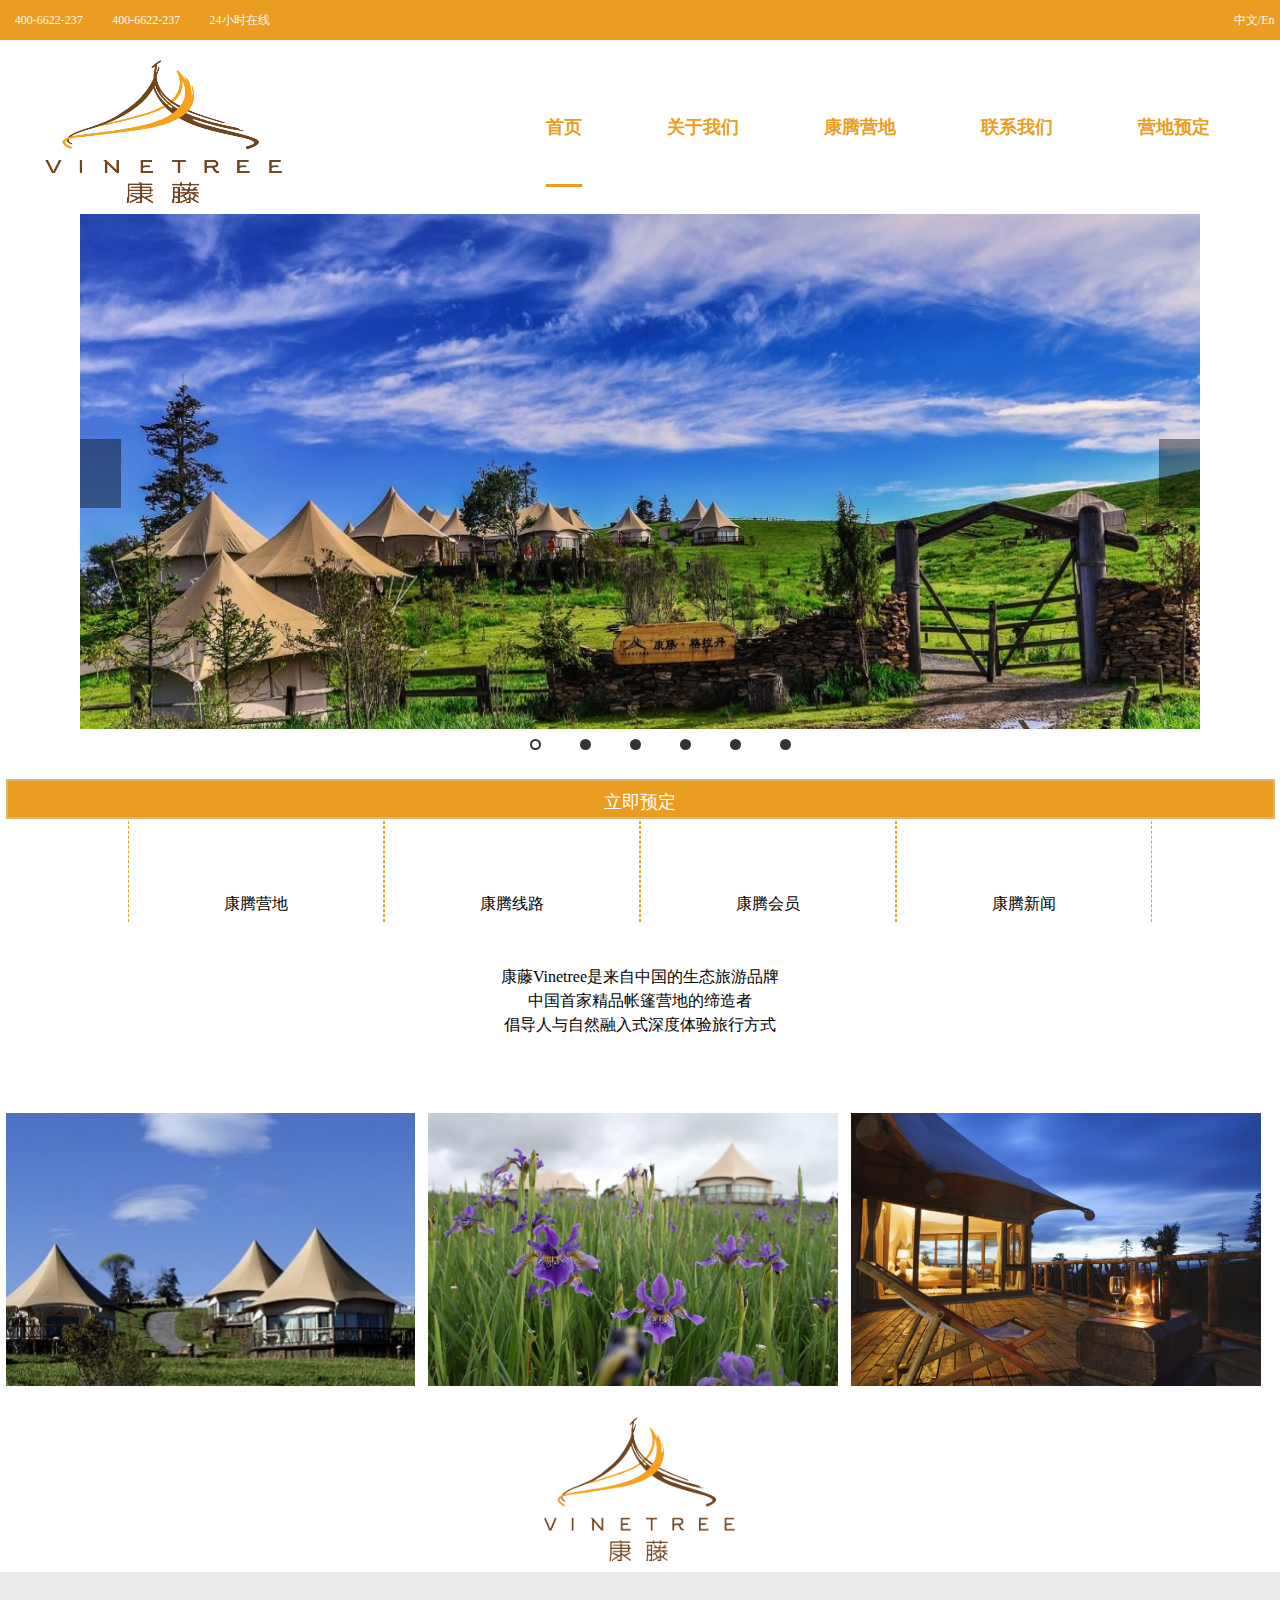
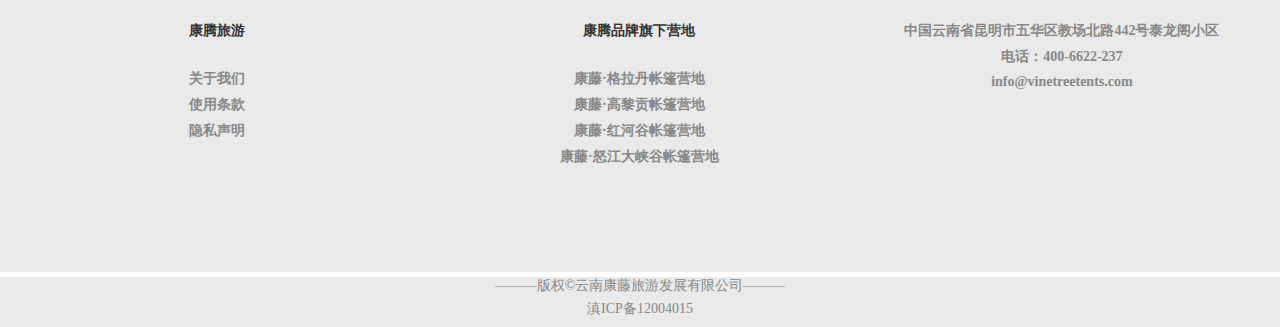
<file: project/qiyezhan/qiyezhan.html>
<!DOCTYPE html>
<html lang="en">
<head>
	<meta charset="UTF-8">
	<title>企业站</title>
	<link rel="shotcut icon" href="img/logo.ico">
	<link rel="stylesheet" href="css/qiyezhan.css">
	<link rel="stylesheet" href="css/qingchuyangshi.css">
</head>
<body>
	<!-- 头部开始 -->
	<header>
		<main>
			<div class="head-zuo">
				<div class="head-zuo-1">
					<i class="iconfont">&#xe683;</i>
					<span> 400-6622-237</span>
				</div>
				<div class="head-zuo-1">
					<i class="iconfont">&#xe600;</i>
					<span> 400-6622-237</span>
				</div>
				<div class="head-zuo-1">
					<i class="iconfont">&#xe656;</i>
					<span> 24小时在线</span>
				</div>
			</div>
			<div class="head-you">
				<a href="">中文/</a>
				<span>En</span>
			</div>
		</main>
	</header>
	<!-- 头部结束 -->

	<!-- 内容开始 -->
	<!-- 导航开始 -->
	<!-- 大屏下导航布局 -->
	<nav class="nav-big">
		<main>
			<div class="logo1">
				<img src="img/logo1.png" alt="">
			</div>
			<div class="daohang">
				<a href="qiyezhan.html"><h1 class="shouye">首页</h1></a>
				<a href="guanyuwomen.html">
					<h1>关于我们</h1>
					<div class="active-box"></div>
				</a>
				<a href="yingdi.html"><h1>康腾营地</h1></a>
				<!-- <a href=""><h1>康腾线路</h1></a> -->
				<!-- <a href=""><h1>康腾会员</h1></a> -->
				<!-- <a href=""><h1>康腾新闻</h1></a> -->
				<a href="lianxi.html"><h1>联系我们</h1></a>
				<a href="yuding.html"><h1>营地预定</h1></a>
			</div>
		</main>
	</nav>
	<!-- 小屏下导航布局 -->
	<nav class="nav-small">
		<div class="logo2">
			<div class="logo2-img">
				<img src="img/13.png" alt="">
			</div>
		</div>
	</nav>

	<!-- 导航结束 -->
	<!-- banner开始 -->
	<div id="banner">
		<main>
			<ul class="banner-img">
				<li class="active"><a href="#"><img src="img/1.2.jpg" alt=""></a></li>
				<li><a href="#"><img src="img/30.jpg" alt=""></a></li>
				<li><a href="#"><img src="img/31.jpg" alt=""></a></li>
				<li><a href="#"><img src="img/32.jpg" alt=""></a></li>
				<li><a href="#"><img src="img/33.jpg" alt=""></a></li>
				<li><a href="#"><img src="img/34.jpg" alt=""></a></li>
			</ul>
			<div class="point">
				<div class="point-z">
					<div class="point-1 active"></div>
					<div class="point-1"></div>
					<div class="point-1"></div>
					<div class="point-1"></div>
					<div class="point-1"></div>
					<div class="point-1"></div>
				</div>
			</div>
			<div class="banner-anniu">
				<i class="iconfont">&#xe6b0;</i>
			</div>
			<div class="banner-anniu2">
				<i class="iconfont">&#xe6ac;</i>
			</div>
		</main>
	</div>

	<!-- banner结束 -->

	<section>
		<div class="nr-1">
			<main>
				<div class="nr-2">
					<h1>立即预定</h1>
				</div>
			</main>
		</div>
		<div class="nr-3">
			<div class="nr-3-1">
				<i class="iconfont">&#xe67d;</i>
				<span>康腾营地</span>
			</div>
			<div class="nr-3-1">
				<i class="iconfont">&#xe607;</i>
				<span>康腾线路</span>
			</div>
			<div class="nr-3-1">
				<i class="iconfont">&#xe714;</i>
				<span>康腾会员</span>
			</div>
			<div class="nr-3-1">
				<i class="iconfont">&#xe669;</i>
				<span>康腾新闻</span>
			</div>
		</div>

		<div class="wenzi">
			<h1>康藤Vinetree是来自中国的生态旅游品牌</h1>
			<h1>中国首家精品帐篷营地的缔造者</h1>
			<h1>倡导人与自然融入式深度体验旅行方式</h1>
		</div>

		<div class="list">
			<main>
				<div class="list1">
					<div class="list1-img-1">
						<img src="img/9.jpg" alt="">
					</div>
					<div class="list1-img-1">
						<img src="img/10.jpg" alt="">
					</div>
					<div class="list1-img-1 list1-img-2">
						<img src="img/11.jpg" alt="">
					</div>
				</div>
			</main>				
		</div>

		<div class="unred-logo">
			<div class="under-logo-img">
				<img src="img/12.png" alt="">
			</div>
		</div>
	</section>
	<!-- 内容结束 -->
	<!-- 底部开始 -->
	<footer>
		<main>
			<div class="dibu-1">
				<h1>康腾旅游</h1>
				<h2>关于我们</h2>
				<h2>使用条款</h2>
				<h2>隐私声明</h2>
			</div>
			<div class="dibu-1">
				<h1>康腾品牌旗下营地</h1>
				<h2>康藤·格拉丹帐篷营地</h2>
				<h2>康藤·高黎贡帐篷营地</h2>
				<h2>康藤·红河谷帐篷营地</h2>
				<h2>康藤·怒江大峡谷帐篷营地</h2>
			</div>
			<div class="dibu-1">
				<h2>中国云南省昆明市五华区教场北路442号泰龙阁小区</h2>
				<h2>电话：400-6622-237</h2>
				<h2>info@vinetreetents.com</h2>
			</div>
		</main>
		<div class="jiewei">
			<h1>———版权©云南康藤旅游发展有限公司———</h1>
			<h1>滇ICP备12004015</h1>	
		</div>
	</footer>
	<!-- 底部结束 -->
</body>
<script>
//	banner开始
{
    let imgs = document.querySelectorAll(".banner-img li")
    let points = document.querySelectorAll(".point-1");
    console.log(points);
    points.forEach(function(ele,index){
        ele.onclick=function(){
            for(let i = 0;i < points.length;i++){
                points[i].classList.remove("active");
                imgs[i].classList.remove("active");
            }
            ele.classList.add("active");
            imgs[index].classList.add("active");
            now = index;

        }
    })

    let now = 0;
    let st = setInterval(fn,2000);
    function fn(dir = "r"){
        if(dir == "r"){
            now++;
            if(now === points.length){
                now = 0;
            }
        }
        if(dir == "l"){
            now--;
            if(now === -1){
                now = points.length-1;
            }
        }
        for(let i = 0;i < points.length;i++){
            points[i].classList.remove("active");
            imgs[i].classList.remove("active");
        }
        points[now].classList.add("active");
        imgs[now].classList.add("active");

    };

    let banner = document.querySelector("#banner");
    banner.onmouseover=function(){
        clearInterval(st);

    };
    banner.onmouseout=function(){
        st = setInterval(fn,3000);
    }


    let prev = document.querySelector(".banner-anniu");
    let next = document.querySelector(".banner-anniu2");
    // console.log(prev);
    // console.log(next);
    next.onclick = function(){
        fn("r");
    };
    prev.onclick = function(){
        fn("l");
    }

}
//	banner结束
</script>
</html>
</file>
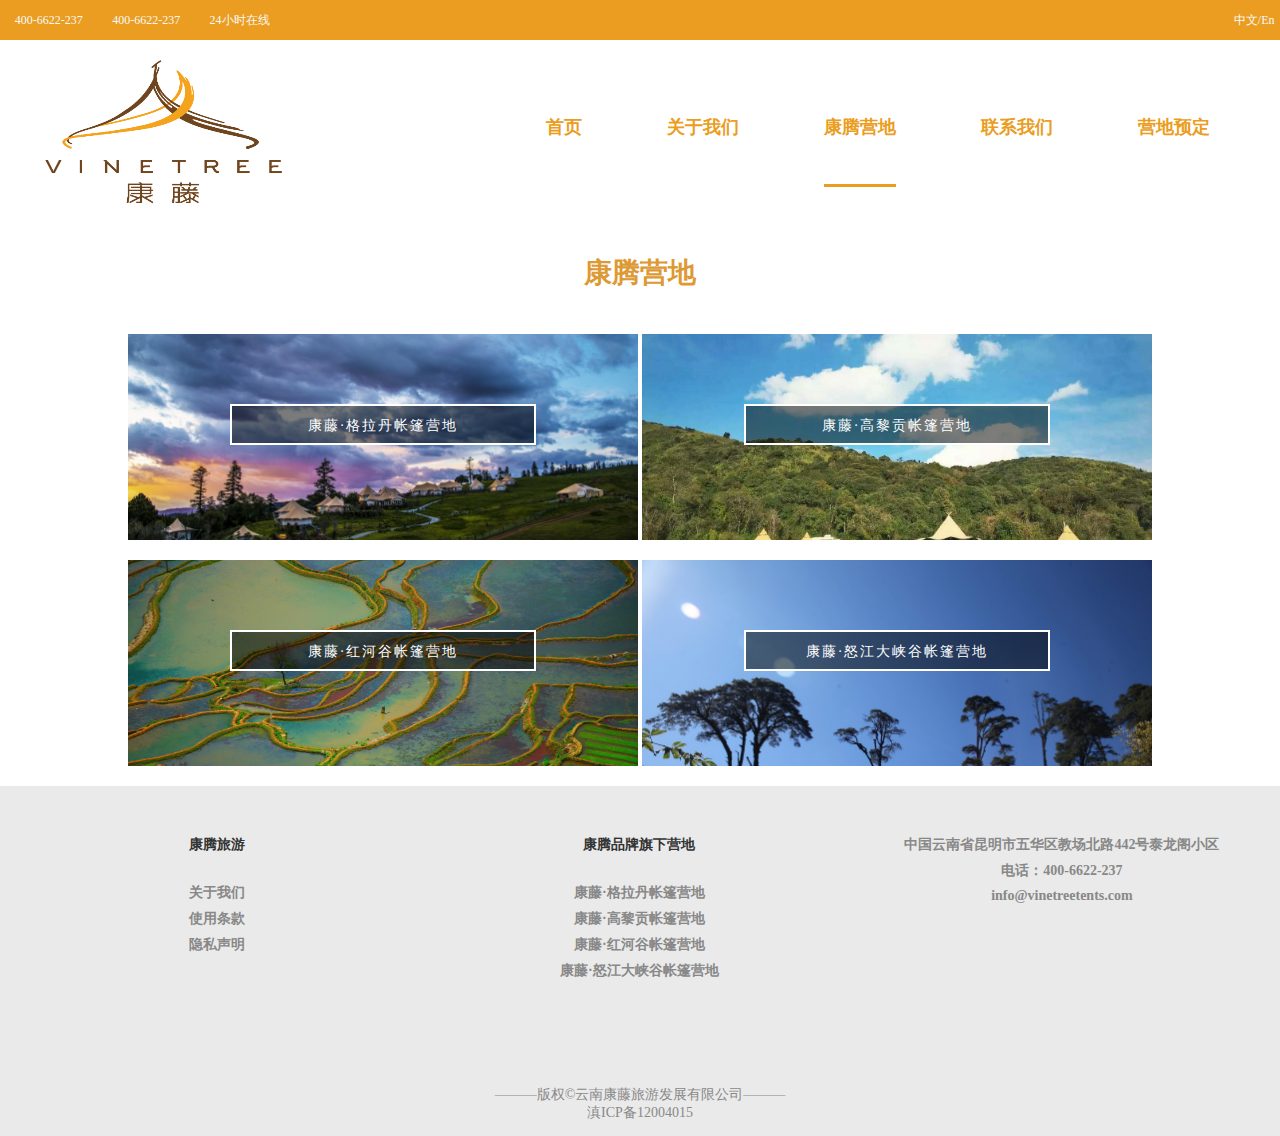
<file: project/qiyezhan/yingdi.html>
<!DOCTYPE html>
<html lang="en">
<head>
	<meta charset="UTF-8">
	<title>康腾营地</title>
	<link rel="shotcut icon" href="img/logo.ico">
	<link rel="stylesheet" href="css/yingdi.css">
	<link rel="stylesheet" href="css/qingchuyangshi.css">
</head>
<body>
	<!-- 头部开始 -->
	<header>
		<main>
			<div class="head-zuo">
				<div class="head-zuo-1">
					<i class="iconfont">&#xe683;</i>
					<span> 400-6622-237</span>
				</div>
				<div class="head-zuo-1">
					<i class="iconfont">&#xe600;</i>
					<span> 400-6622-237</span>
				</div>
				<div class="head-zuo-1">
					<i class="iconfont">&#xe656;</i>
					<span> 24小时在线</span>
				</div>
			</div>
			<div class="head-you">
				<a href="">中文/</a>
				<span>En</span>
			</div>
		</main>
	</header>
	<!-- 头部结束 -->

	<!-- 内容开始 -->
	<!-- 导航开始 -->
	<!-- 大屏下导航布局 -->
	<nav class="nav-big">
		<main>
			<div class="logo1">
				<img src="img/logo1.png" alt="">
			</div>
			<div class="daohang">
				<a href="qiyezhan.html"><h1>首页</h1></a>
				<a href="guanyuwomen.html">
					<h1>关于我们</h1>
					<!-- <div class="active-box"></div> -->
				</a>
				<a href="yingdi.html"><h1  class="about">康腾营地</h1></a>
				<!-- <a href=""><h1>康腾线路</h1></a> -->
				<!-- <a href=""><h1>康腾会员</h1></a> -->
				<!-- <a href=""><h1>康腾新闻</h1></a> -->
				<a href="lianxi.html"><h1>联系我们</h1></a>
				<a href="yuding.html"><h1>营地预定</h1></a>
			</div>
		</main>
	</nav>
	<!-- 小屏下导航布局 -->
	<!-- <nav class="nav-small">
		<div class="logo2">
			<div class="logo2-img">
				<img src="img/13.png" alt="">
			</div>
		</div>
	</nav> -->

	<!-- 导航结束 -->

	<!-- 展示开始 -->
	<div class="name">康腾营地</div>
	<div class="show">
		<div class="neikuan">
			<div class="zhanshi-1">
				<a href="yingdixinxi.html">
					<div class="button">康藤·格拉丹帐篷营地</div>
				</a>
			</div>
			<div class="zhanshi-2">
				<div class="button">康藤·高黎贡帐篷营地</div>
			</div>
		</div>
	</div>
	<div class="show">
		<div class="neikuan">
			<div class="zhanshi-3">
				<div class="button">康藤·红河谷帐篷营地</div>
			</div>
			<div class="zhanshi-4">
				<div class="button">康藤·怒江大峡谷帐篷营地</div>
			</div>
		</div>
	</div>


	<!-- 展示结束 -->
	<!-- 内容结束 -->
	<!-- 底部开始 -->
	<footer>
		<main>
			<div class="dibu-1">
				<h1>康腾旅游</h1>
				<h2>关于我们</h2>
				<h2>使用条款</h2>
				<h2>隐私声明</h2>
			</div>
			<div class="dibu-1">
				<h1>康腾品牌旗下营地</h1>
				<h2>康藤·格拉丹帐篷营地</h2>
				<h2>康藤·高黎贡帐篷营地</h2>
				<h2>康藤·红河谷帐篷营地</h2>
				<h2>康藤·怒江大峡谷帐篷营地</h2>
			</div>
			<div class="dibu-1">
				<h2>中国云南省昆明市五华区教场北路442号泰龙阁小区</h2>
				<h2>电话：400-6622-237</h2>
				<h2>info@vinetreetents.com</h2>
			</div>
		</main>
		<div class="jiewei">
			<h1>———版权©云南康藤旅游发展有限公司———</h1>
			<h1>滇ICP备12004015</h1>	
		</div>
	</footer>
	<!-- 底部结束 -->
</body>
</html>
</file>
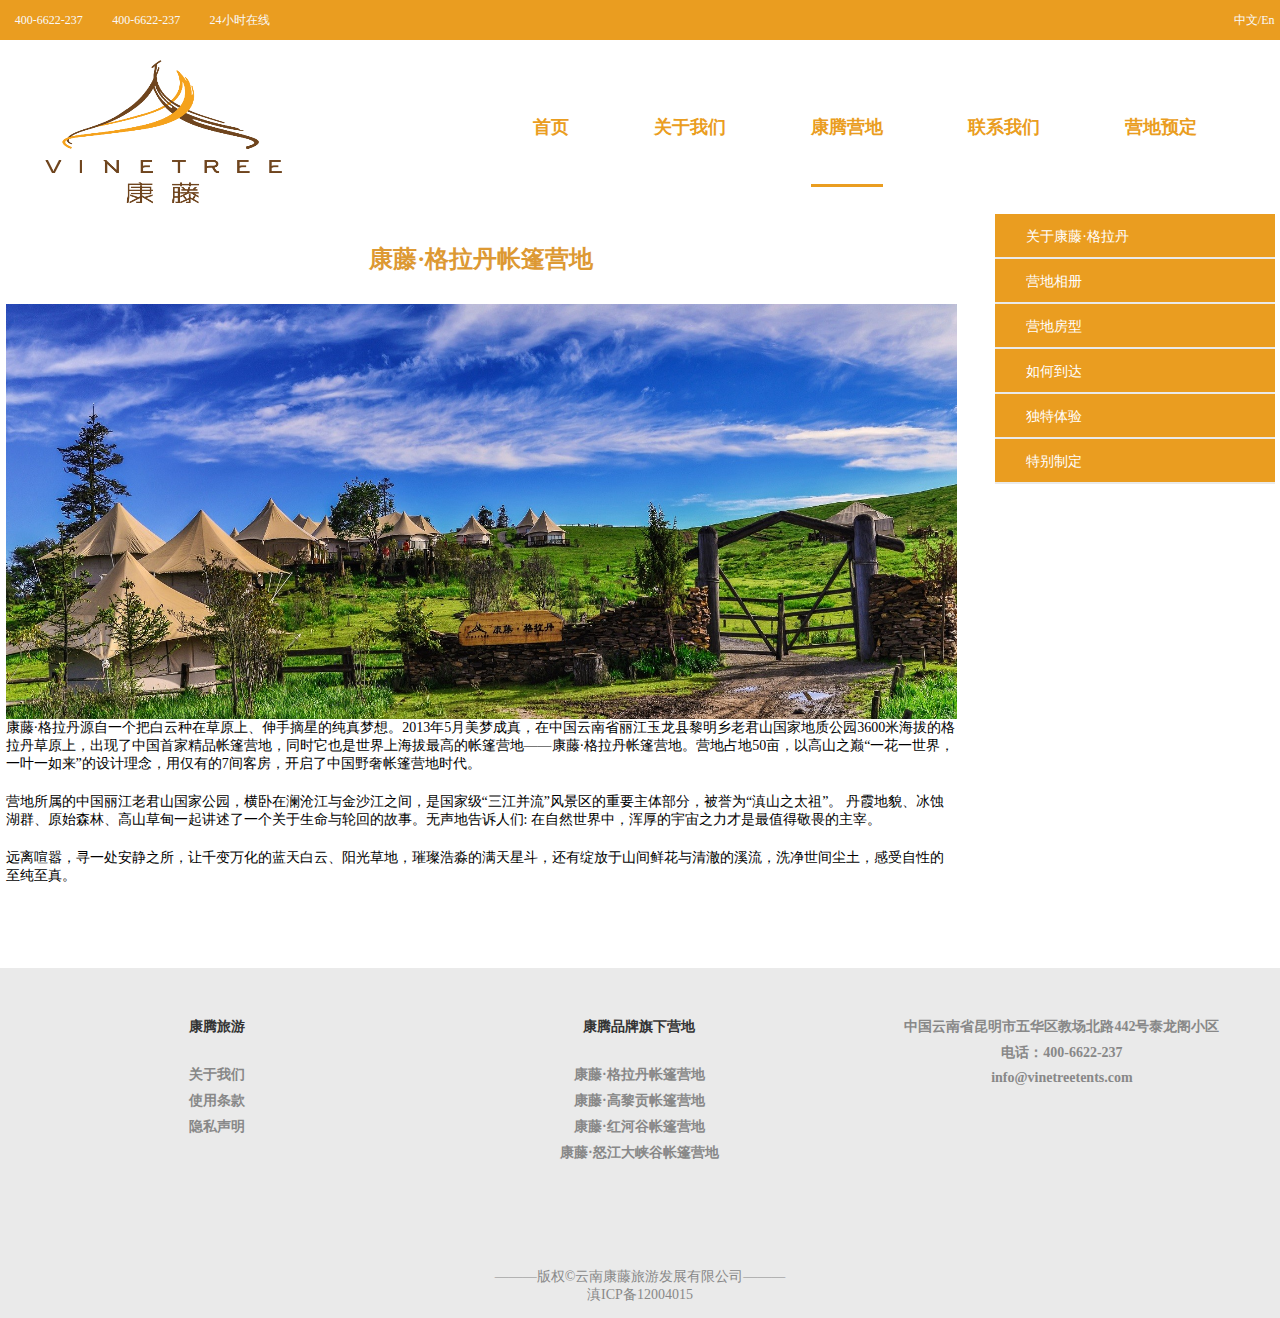
<file: project/qiyezhan/yingdixinxi.html>
<!DOCTYPE html>
<html lang="en">
<head>
	<meta charset="UTF-8">
	<title>营地信息</title>
	<link rel="shotcut icon" href="img/logo.ico">
	<link rel="stylesheet" href="css/yingdixinxi.css">
	<link rel="stylesheet" href="css/qingchuyangshi.css">
</head>
<body>
	<!-- 头部开始 -->
	<header>
		<main>
			<div class="head-zuo">
				<div class="head-zuo-1">
					<i class="iconfont">&#xe683;</i>
					<span> 400-6622-237</span>
				</div>
				<div class="head-zuo-1">
					<i class="iconfont">&#xe600;</i>
					<span> 400-6622-237</span>
				</div>
				<div class="head-zuo-1">
					<i class="iconfont">&#xe656;</i>
					<span> 24小时在线</span>
				</div>
			</div>
			<div class="head-you">
				<a href="">中文/</a>
				<span>En</span>
			</div>
		</main>
	</header>
	<!-- 头部结束 -->
	<!-- 内容开始 -->
	<!-- 导航开始 -->
	<!-- 大屏下导航布局 -->
	<nav class="nav-big">
		<main>
			<div class="logo1">
				<img src="img/logo1.png" alt="">
			</div>
			<div class="daohang">
				<a href="qiyezhan.html"><h1>首页</h1></a>
				<a href="guanyuwomen.html">
					<h1>关于我们</h1>
					<!-- <div class="active-box"></div> -->
				</a>
				<a href="yingdi.html"><h1 class="about">康腾营地</h1></a>
				<!-- <a href=""><h1>康腾线路</h1></a> -->
				<!-- <a href=""><h1>康腾会员</h1></a> -->
				<!-- <a href=""><h1>康腾新闻</h1></a> -->
				<a href="lianxi.html"><h1>联系我们</h1></a>
				<a href="yuding.html"><h1>营地预定</h1></a>
			</div>
		</main>
	</nav>
	<!-- 小屏下导航布局 -->
	<!-- <nav class="nav-small">
		<div class="logo2">
			<div class="logo2-img">
				<img src="img/13.png" alt="">
			</div>
		</div>
	</nav> -->

	<!-- 导航结束 -->
	<section>
		<main>
			<div class="introduce">
				<div class="name">康藤·格拉丹帐篷营地</div>
				<div class="picture">
					<img src="img/99.jpg" alt="">
				</div>
				<h1>康藤·格拉丹源自一个把白云种在草原上、伸手摘星的纯真梦想。2013年5月美梦成真，在中国云南省丽江玉龙县黎明乡老君山国家地质公园3600米海拔的格拉丹草原上，出现了中国首家精品帐篷营地，同时它也是世界上海拔最高的帐篷营地——康藤·格拉丹帐篷营地。营地占地50亩，以高山之巅“一花一世界，一叶一如来”的设计理念，用仅有的7间客房，开启了中国野奢帐篷营地时代。</h1>
				<h1>营地所属的中国丽江老君山国家公园，横卧在澜沧江与金沙江之间，是国家级“三江并流”风景区的重要主体部分，被誉为“滇山之太祖”。 丹霞地貌、冰蚀湖群、原始森林、高山草甸一起讲述了一个关于生命与轮回的故事。无声地告诉人们: 在自然世界中，浑厚的宇宙之力才是最值得敬畏的主宰。</h1>
				<h1>远离喧嚣，寻一处安静之所，让千变万化的蓝天白云、阳光草地，璀璨浩淼的满天星斗，还有绽放于山间鲜花与清澈的溪流，洗净世间尘土，感受自性的至纯至真。</h1>
			</div>
			<div class="list">
				<ul>
					<li>
						<i class="iconfont">&#xe601;</i>
						<span>关于康藤·格拉丹</span>
					</li>
					<li>
						<i class="iconfont">&#xe601;</i>
						<span>营地相册</span>
					</li>
					<li>
						<i class="iconfont">&#xe601;</i>
						<span>营地房型</span>
					</li>
					<li>
						<i class="iconfont">&#xe601;</i>
						<span>如何到达</span>
					</li>
					<li>
						<i class="iconfont">&#xe601;</i>
						<span>独特体验</span>
					</li>
					<li>
						<i class="iconfont">&#xe601;</i>
						<span>特别制定</span>
					</li>
				</ul>
			</div>
		</main>
	</section>
	<!-- 内容结束 -->
	<!-- 底部开始 -->
	<footer>
		<main>
			<div class="dibu-1">
				<h1>康腾旅游</h1>
				<h2>关于我们</h2>
				<h2>使用条款</h2>
				<h2>隐私声明</h2>
			</div>
			<div class="dibu-1">
				<h1>康腾品牌旗下营地</h1>
				<h2>康藤·格拉丹帐篷营地</h2>
				<h2>康藤·高黎贡帐篷营地</h2>
				<h2>康藤·红河谷帐篷营地</h2>
				<h2>康藤·怒江大峡谷帐篷营地</h2>
			</div>
			<div class="dibu-1">
				<h2>中国云南省昆明市五华区教场北路442号泰龙阁小区</h2>
				<h2>电话：400-6622-237</h2>
				<h2>info@vinetreetents.com</h2>
			</div>
		</main>
		<div class="jiewei">
			<h1>———版权©云南康藤旅游发展有限公司———</h1>
			<h1>滇ICP备12004015</h1>	
		</div>
	</footer>
	<!-- 底部结束 -->
</body>
</html>
</file>
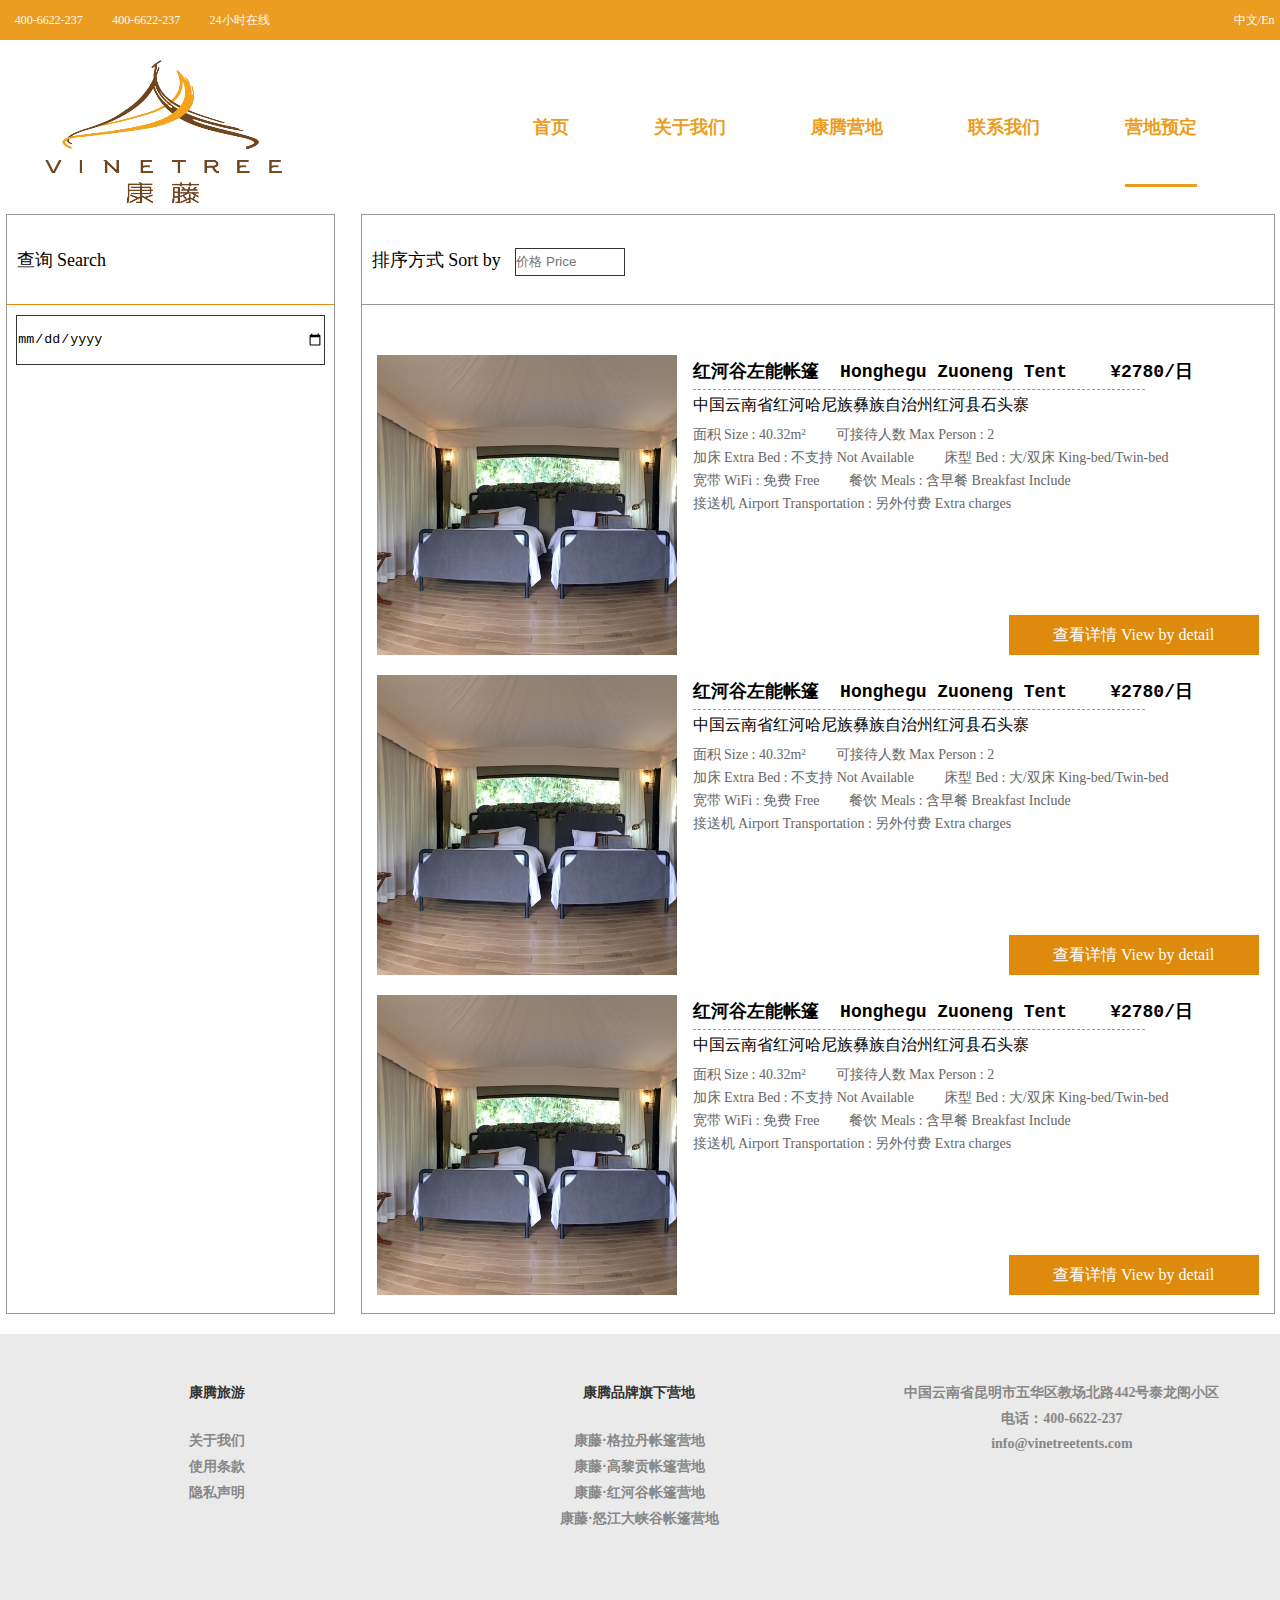
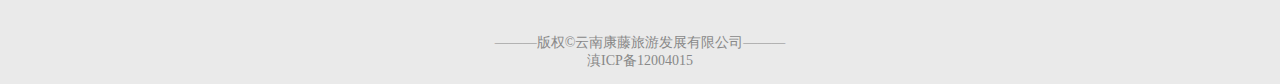
<file: project/qiyezhan/yuding.html>
<!DOCTYPE html>
<html lang="en">
<head>
	<meta charset="UTF-8">
	<title>营地预定</title>
	<link rel="shotcut icon" href="img/logo.ico">
	<link rel="stylesheet" href="css/yuding.css">
	<link rel="stylesheet" href="css/qingchuyangshi.css">
</head>
<body>
	<!-- 头部开始 -->
	<header>
		<main>
			<div class="head-zuo">
				<div class="head-zuo-1">
					<i class="iconfont">&#xe683;</i>
					<span> 400-6622-237</span>
				</div>
				<div class="head-zuo-1">
					<i class="iconfont">&#xe600;</i>
					<span> 400-6622-237</span>
				</div>
				<div class="head-zuo-1">
					<i class="iconfont">&#xe656;</i>
					<span> 24小时在线</span>
				</div>
			</div>
			<div class="head-you">
				<a href="">中文/</a>
				<span>En</span>
			</div>
		</main>
	</header>
	<!-- 头部结束 -->

	<!-- 内容开始 -->
	<!-- 导航开始 -->
	<!-- 大屏下导航布局 -->
	<nav class="nav-big">
		<main>
			<div class="logo1">
				<img src="img/logo1.png" alt="">
			</div>
			<div class="daohang">
				<a href="qiyezhan.html"><h1>首页</h1></a>
				<a href="guanyuwomen.html">
					<h1>关于我们</h1>
					<!-- <div class="active-box"></div> -->
				</a>
				<a href="yingdi.html"><h1>康腾营地</h1></a>
				<!-- <a href=""><h1>康腾线路</h1></a> -->
				<!-- <a href=""><h1>康腾会员</h1></a> -->
				<!-- <a href=""><h1>康腾新闻</h1></a> -->
				<a href="lianxi.html"><h1>联系我们</h1></a>
				<a href="yuding.html"><h1 class="about">营地预定</h1></a>
			</div>
		</main>
	</nav>
	<!-- 小屏下导航布局 -->
	<!-- <nav class="nav-small">
		<div class="logo2">
			<div class="logo2-img">
				<img src="img/13.png" alt="">
			</div>
		</div>
	</nav> -->

	<!-- 导航结束 -->

	<div class="content">
		<main>
			<div class="date">
				<div class="search">查询 Search</div>
				<input type="date" placeholder="入住:">
			</div>
			<div class="xuanxiang">
				<div class="price">排序方式 Sort by
					<input class="price1" type="text" placeholder="价格 Price">
				</div>
				<div class="list">
					<div class="list1">
						<div class="tupian">
							<img src="img/96.jpg" alt="">
						</div>
						<div class="jieshao">
							<pre class="timu">红河谷左能帐篷  Honghegu Zuoneng Tent    ¥2780/日</pre>
							<h1>中国云南省红河哈尼族彝族自治州红河县石头寨</h1>
							<h2>面积 Size : 40.32m²</h2>
							<h3>可接待人数 Max Person : 2</h3>
							<h2>加床 Extra Bed : 不支持 Not Available</h2>
							<h3>床型 Bed : 大/双床 King-bed/Twin-bed</h3>
							<h2>宽带 WiFi : 免费 Free</h2>
							<h3>餐饮 Meals : 含早餐 Breakfast Include</h3>
							<h2>接送机 Airport Transportation : 另外付费 Extra charges</h2>
							<div class="anniu">查看详情 View by detail</div>
						</div>
					</div>

					<div class="list1">
						<div class="tupian">
							<img src="img/96.jpg" alt="">
						</div>
						<div class="jieshao">
							<pre class="timu">红河谷左能帐篷  Honghegu Zuoneng Tent    ¥2780/日</pre>
							<h1>中国云南省红河哈尼族彝族自治州红河县石头寨</h1>
							<h2>面积 Size : 40.32m²</h2>
							<h3>可接待人数 Max Person : 2</h3>
							<h2>加床 Extra Bed : 不支持 Not Available</h2>
							<h3>床型 Bed : 大/双床 King-bed/Twin-bed</h3>
							<h2>宽带 WiFi : 免费 Free</h2>
							<h3>餐饮 Meals : 含早餐 Breakfast Include</h3>
							<h2>接送机 Airport Transportation : 另外付费 Extra charges</h2>
							<div class="anniu">查看详情 View by detail</div>
						</div>
					</div>

					<div class="list1">
						<div class="tupian">
							<img src="img/96.jpg" alt="">
						</div>
						<div class="jieshao">
							<pre class="timu">红河谷左能帐篷  Honghegu Zuoneng Tent    ¥2780/日</pre>
							<h1>中国云南省红河哈尼族彝族自治州红河县石头寨</h1>
							<h2>面积 Size : 40.32m²</h2>
							<h3>可接待人数 Max Person : 2</h3>
							<h2>加床 Extra Bed : 不支持 Not Available</h2>
							<h3>床型 Bed : 大/双床 King-bed/Twin-bed</h3>
							<h2>宽带 WiFi : 免费 Free</h2>
							<h3>餐饮 Meals : 含早餐 Breakfast Include</h3>
							<h2>接送机 Airport Transportation : 另外付费 Extra charges</h2>
							<div class="anniu">查看详情 View by detail</div>
						</div>
					</div>
				</div>
			</div>
		</main>
	</div>

	<!-- 内容结束 -->
	<!-- 底部开始 -->
	<footer>
		<main>
			<div class="dibu-1">
				<h1>康腾旅游</h1>
				<h2>关于我们</h2>
				<h2>使用条款</h2>
				<h2>隐私声明</h2>
			</div>
			<div class="dibu-1">
				<h1>康腾品牌旗下营地</h1>
				<h2>康藤·格拉丹帐篷营地</h2>
				<h2>康藤·高黎贡帐篷营地</h2>
				<h2>康藤·红河谷帐篷营地</h2>
				<h2>康藤·怒江大峡谷帐篷营地</h2>
			</div>
			<div class="dibu-1">
				<h2>中国云南省昆明市五华区教场北路442号泰龙阁小区</h2>
				<h2>电话：400-6622-237</h2>
				<h2>info@vinetreetents.com</h2>
			</div>
		</main>
		<div class="jiewei">
			<h1>———版权©云南康藤旅游发展有限公司———</h1>
			<h1>滇ICP备12004015</h1>	
		</div>
	</footer>
	<!-- 底部结束 -->
</body>
</html>
</file>
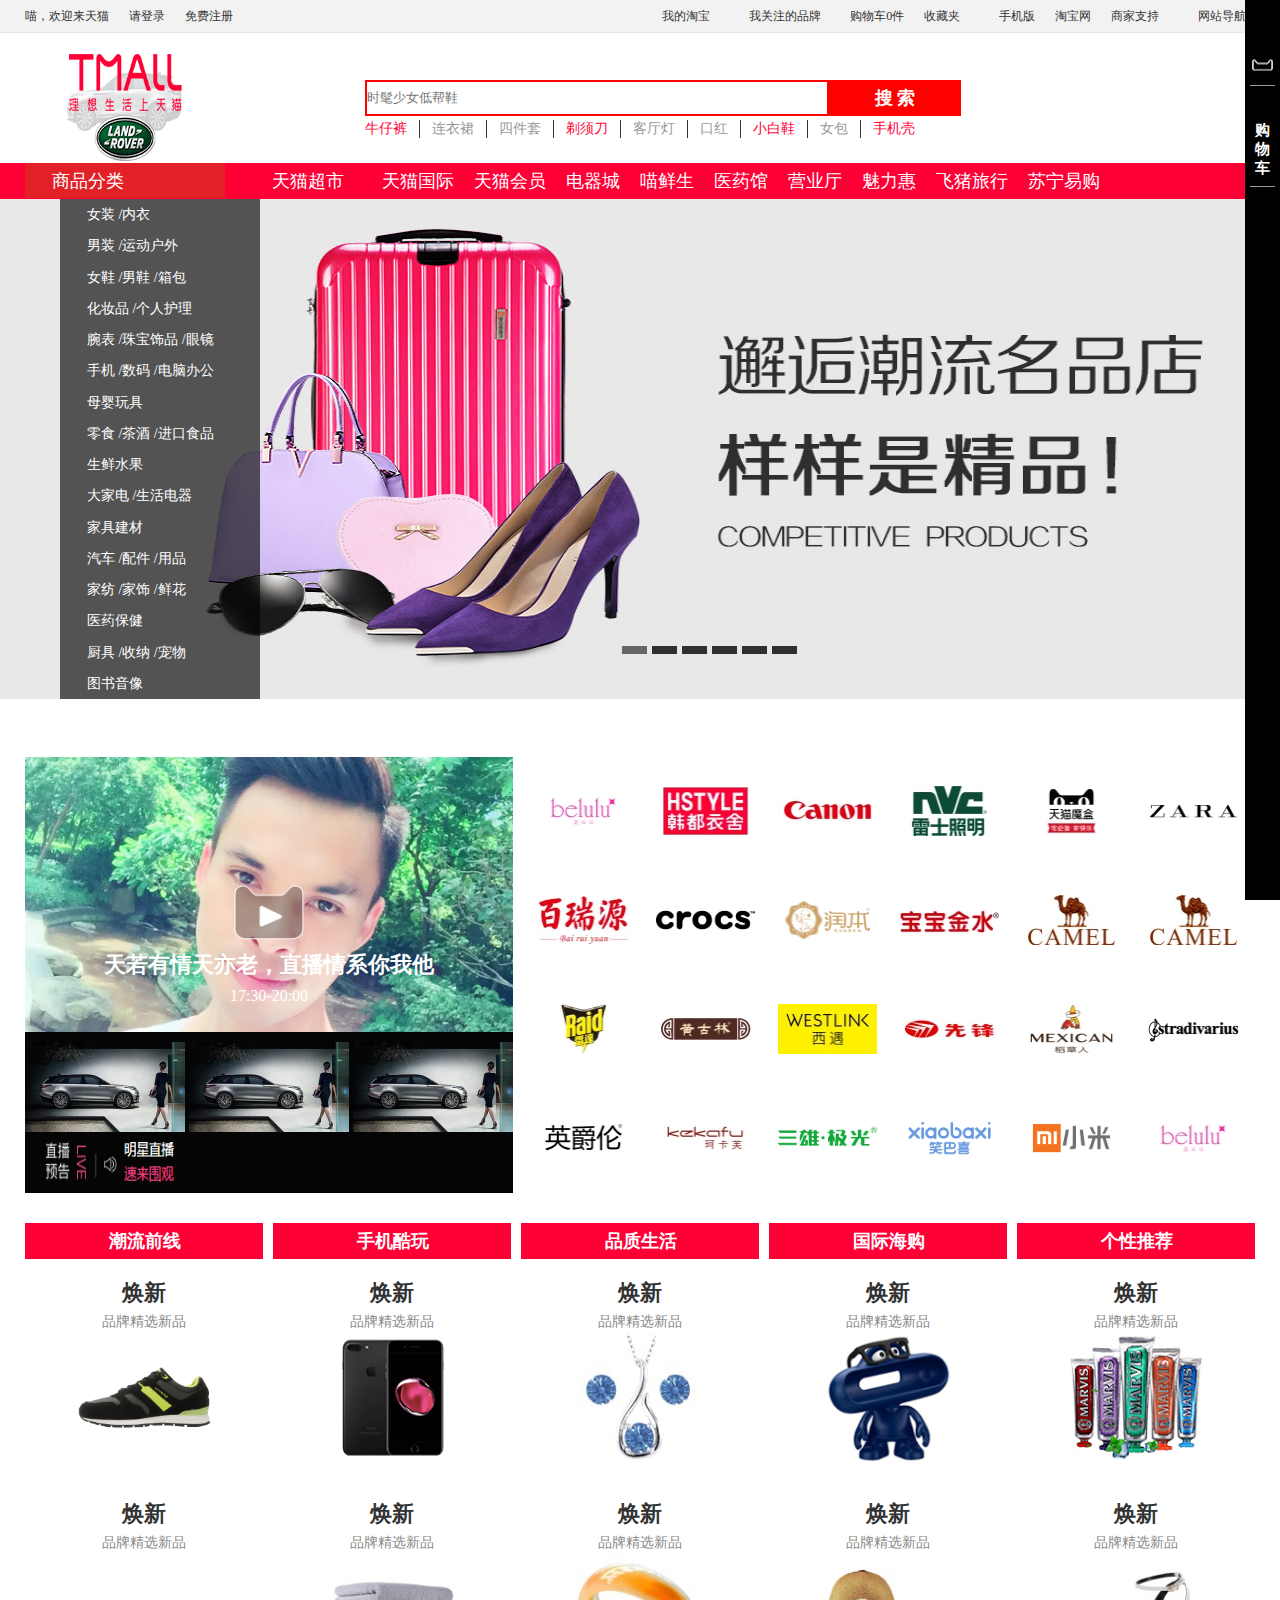
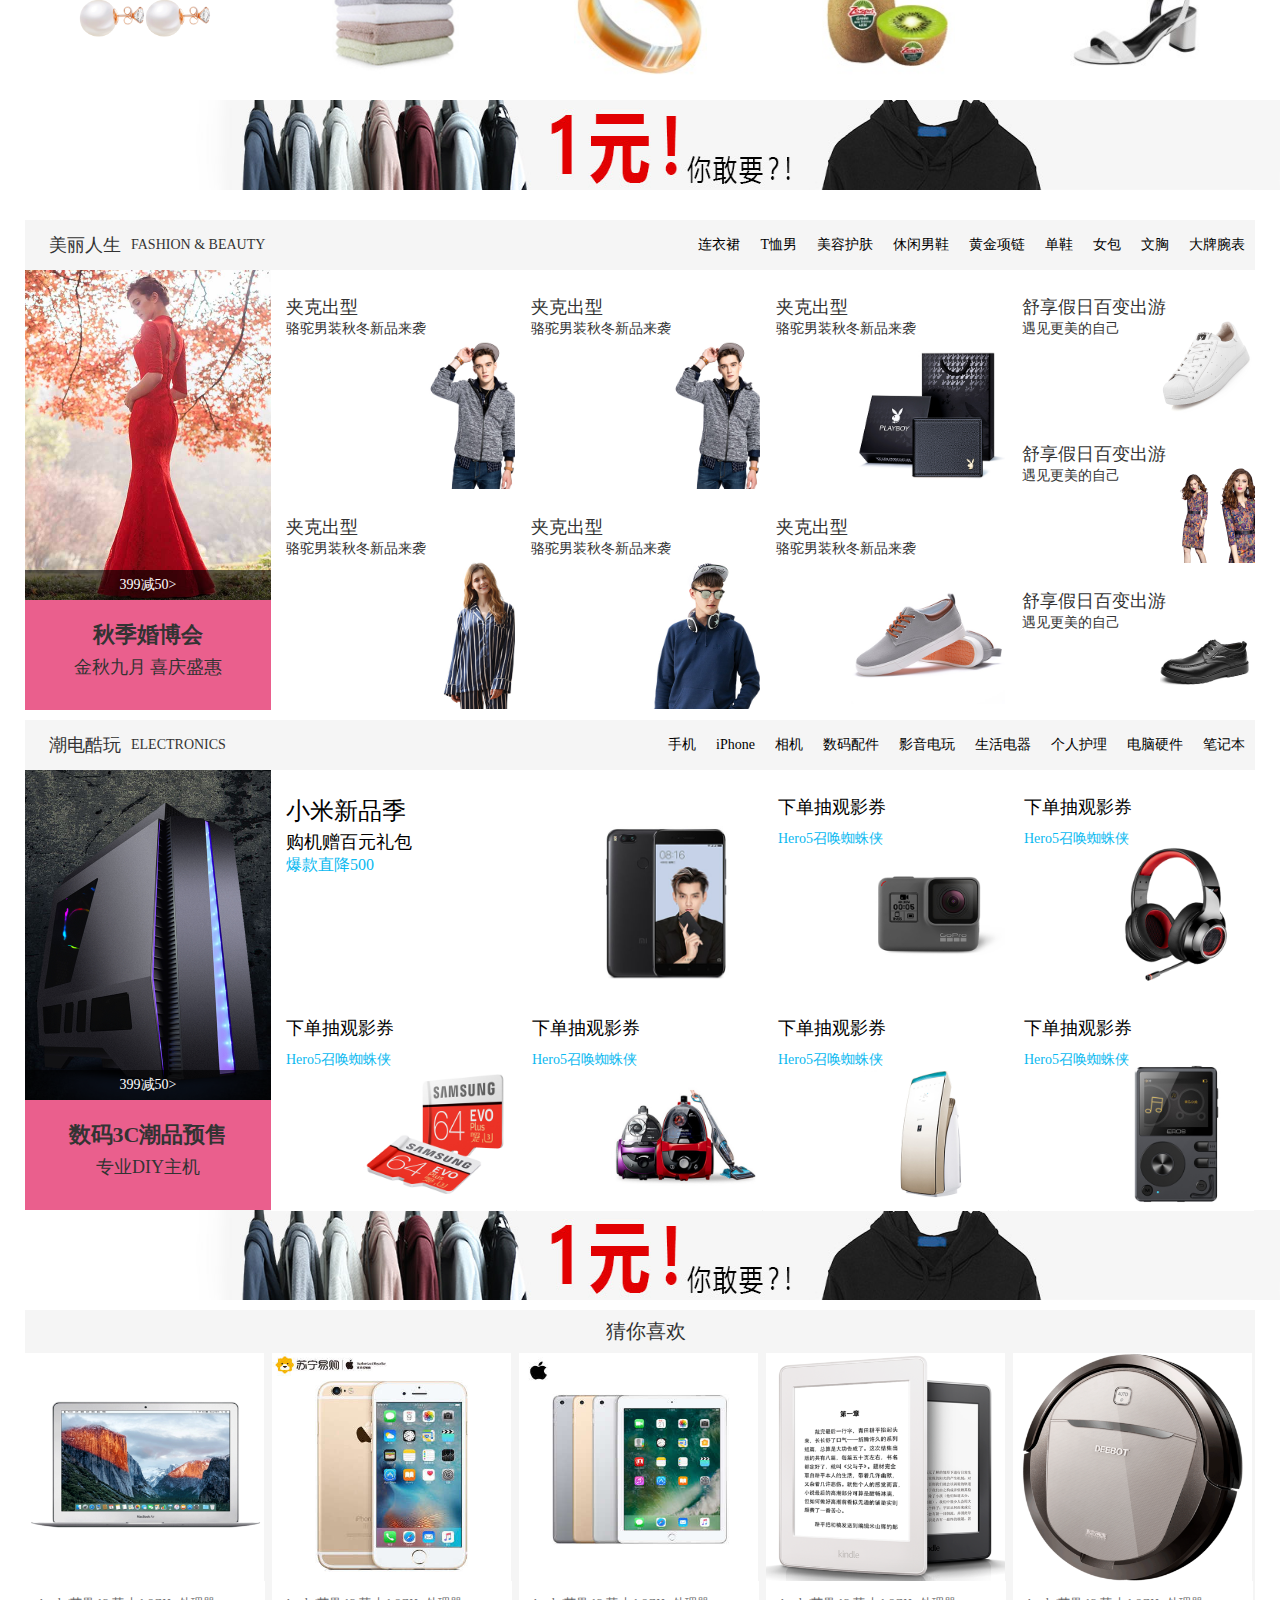
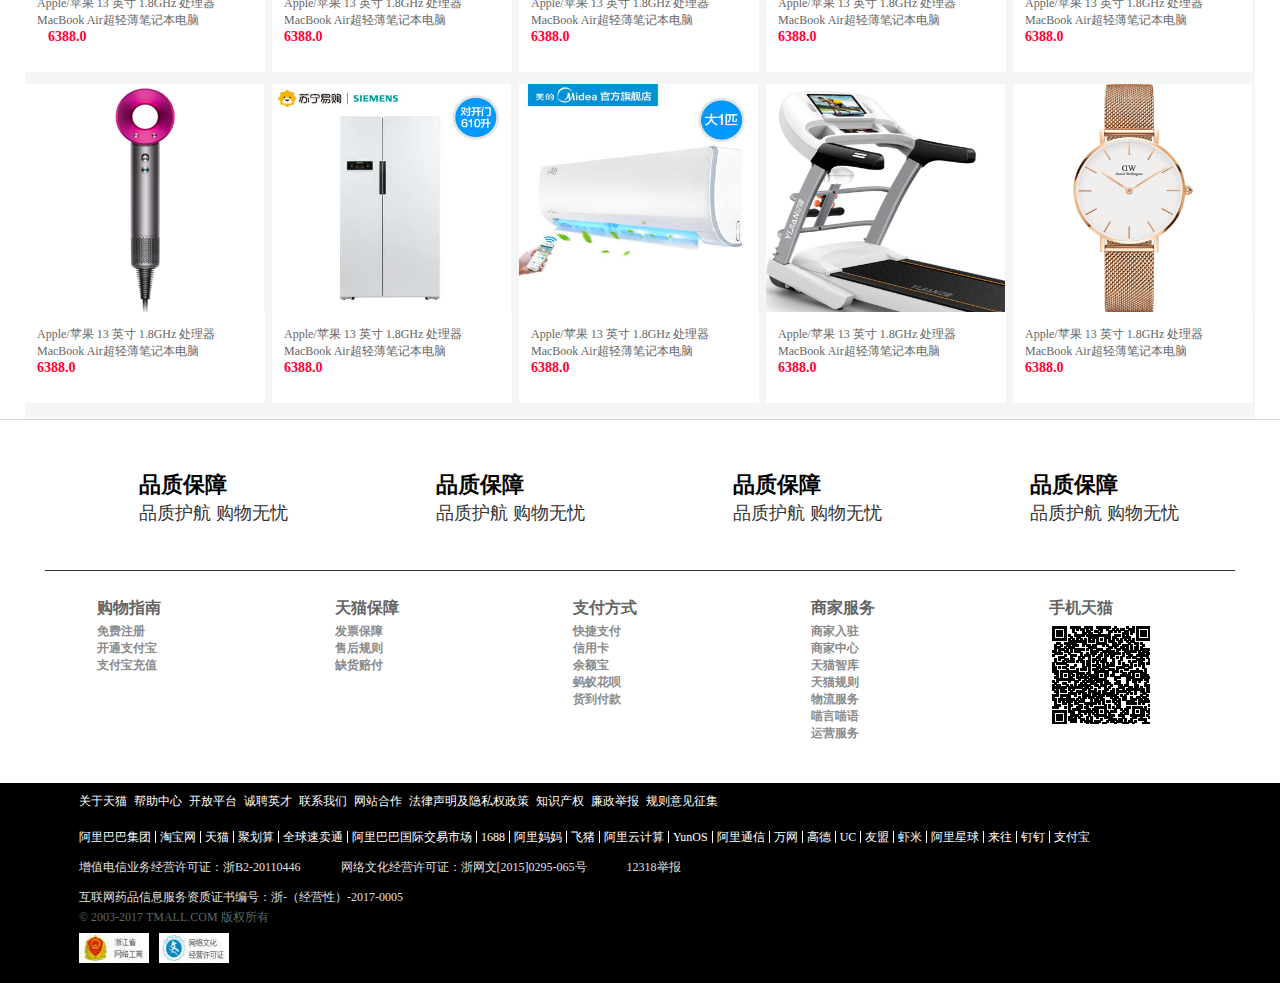
<file: project/tianmao/tianmao.html>
<!DOCTYPE html>
<html lang="en">
<head>
	<meta charset="UTF-8">
	<title>天猫页面</title>
	<link rel="stylesheet" href="css/tianmao.css">
	<link rel="stylesheet" href="css/qingchuyangshi.css">
	<link rel="shotcut icon" href="img/logo1.ico">
	<!-- <script src="tianmao.xx"></script> -->
</head>
<body>
	<!-- 头部开始 -->
	<div id="head">
		<div class="head-nk">
			<div class="head-zuo">
				<div class="head-zuo-wz">喵，欢迎来天猫</div>
				<div class="head-zuo-wz"><a href="" target="_self">请登录</a></div>
				<div class="head-zuo-wz"><a href="http://www.mi.com" target="_self">免费注册</a></div>
			</div>
			<div class="head-you">
				<div class="head-you-wz">
					<a href="" target="_self">我的淘宝</a>
					<i class="iconfont">&#xe613;</i>
					<div class="active-taobao">
						<h1>已买到的宝贝</h1>
						<h1>已卖出的宝贝</h1>
					</div>
				</div>

				<div class="head-you-wz">
					<i class="iconfont icon">&#xe63b;</i>
					<a href="" target="_self">我关注的品牌</a>
				</div>

				<div class="head-you-wz">
					<i class="iconfont">&#xe607;</i>
					<a href="" target="_self">购物车0件</a>
				</div>

				<div class="head-you-wz">
					<a href="" target="_self">收藏夹</a>
					<i class="iconfont">&#xe613;</i>
					<div class="active-taobao">
						<h1>收藏的宝贝</h1>
						<h1>收藏的店铺</h1>
					</div>
				</div>

				<div class="head-you-wz">
					<i class="iconfont">&#xe604;</i>
					<a href="" target="_self">手机版</a>
				</div>

				<div class="head-you-wz">
					<a href="" target="_self">淘宝网</a>
				</div>

				<div class="head-you-wz">
					<a href="" target="_self">商家支持</a>
					<i class="iconfont">&#xe613;</i>
				</div>

				<div class="head-you-wz head-you-wz1">
					<i class="iconfont">&#xe603;</i>
					<h1>网站导航</h1>
					<i class="iconfont">&#xe613;</i>
				</div>
			</div>
		</div>
	</div>
	<!-- 头部结束 -->
	<!-- 搜索开始 -->
	<div id="sousuo">
		<div class="sousuo-img">
			<img src="img/logo2.gif" alt="">
		</div>
		<input type="text" placeholder="时髦少女低帮鞋">
		<div class="sousuo-anniu">搜     索</div>
		<div class="sousuo-ts">
			<div class="sousuo-ts-1 ts2"><a href="">牛仔裤</a></div>
			<div class="sousuo-ts-1 ts3"><a href="">连衣裙</a></div>
			<div class="sousuo-ts-1 ts3"><a href="">四件套</a></div>
			<div class="sousuo-ts-1"><a href="">剃须刀</a></div>
			<div class="sousuo-ts-1 ts3"><a href="">客厅灯</a></div>
			<div class="sousuo-ts-1 ts3"><a href="">口红</a></div>
			<div class="sousuo-ts-1"><a href="">小白鞋</a></div>
			<div class="sousuo-ts-1 ts3"><a href="">女包</a></div>
			<div class="sousuo-ts-1"><a href="">手机壳</a></div>
		</div>	
	</div>
	<!-- 搜索结束 -->
	<!-- 导航开始 -->
	<div id="daohang" class="content">
		<div class="daohang-nk">
			<div class="daohang-nk-zuo">
				<i class="iconfont">&#xe603;</i>
				<h1>商品分类</h1>
			</div>

			<div class="daohang-nk-you">
				<div class="daohang-nk-you-bq">
					<i class="iconfont">&#xe60c;</i>
					<h1>天猫超市</h1>	
				</div>

				<div class="daohang-nk-you-bq">
						<i class="iconfont">&#xe610;</i>
						<h1>天猫国际</h1>	
				</div>

				<div class="daohang-nk-you-bq">
					<a href=""><h1>天猫会员</h1></a>
				</div>

				<div class="daohang-nk-you-bq">
					<a href=""><h1>电器城</h1></a>
				</div>

				<div class="daohang-nk-you-bq">
					<a href=""><h1>喵鲜生</h1></a>
				</div>

				<div class="daohang-nk-you-bq">
					<a href=""><h1>医药馆</h1></a>
				</div>

				<div class="daohang-nk-you-bq">
					<a href=""><h1>营业厅</h1></a>
				</div>

				<div class="daohang-nk-you-bq">
					<a href=""><h1>魅力惠</h1></a>
				</div>

				<div class="daohang-nk-you-bq">
					<a href=""><h1>飞猪旅行</h1></a>
				</div>

				<div class="daohang-nk-you-bq">
					<a href=""><h1>苏宁易购</h1></a>
				</div>
			</div>
		</div>
	</div>
	<!-- 导航结束 -->
	<!-- banner开始 -->
	<div id="banner" class="content">
		<ul class="banner-img">
			<li class="active"><a href="#"><img src="img/banner.jpg" alt=""></a></li>
			<li><a href="#"><img src="img/99" alt=""></a></li>
			<li><a href="#"><img src="img/98.jpg" alt=""></a></li>
			<li><a href="#"><img src="img/97" alt=""></a></li>
			<li><a href="#"><img src="img/96.webp" alt=""></a></li>
			<li><a href="#"><img src="img/95.jpg" alt=""></a></li>
		</ul>
		<div class="banner-nk">
			<div class="banner-list">
				<a href="">
					<div class="banner-list-1">
						<i class="iconfont">&#xe64d;</i>
						<h1>女装 /内衣</h1>
						<!--<div class="rec">-->
							<!--<div class="rec-left">-->
								<!--<div class="rec-list">-->

								<!--</div>-->
							<!--</div>-->
						<!--</div>-->
					</div>
				</a>

				<a href="">
					<div class="banner-list-1">
						<i class="iconfont">&#xe60b;</i>
						<h1>男装 /运动户外</h1>
					</div>
				</a>

				<div class="banner-list-1">
					<i class="iconfont">&#xe651;</i>
					<h1>女鞋 /男鞋 /箱包</h1>
				</div>

				<div class="banner-list-1">
					<i class="iconfont">&#xe693;</i>
					<h1>化妆品 /个人护理</h1>
				</div>

				<div class="banner-list-1">
					<i class="iconfont">&#xe674;</i>
					<h1> 腕表 /珠宝饰品 /眼镜</h1>
				</div>

				<div class="banner-list-1">
					<i class="iconfont">&#xe626;</i>
					<h1>手机 /数码 /电脑办公</h1>
				</div>

				<div class="banner-list-1">
					<i class="iconfont">&#xe625;</i>
					<h1>母婴玩具</h1>
				</div>

				<div class="banner-list-1">
					<i class="iconfont">&#xe64d;</i>
					<h1>零食 /茶酒 /进口食品</h1>
				</div>

				<div class="banner-list-1">
					<i class="iconfont">&#xe61e;</i>
					<h1>生鲜水果</h1>
				</div>

				<div class="banner-list-1">
					<i class="iconfont">&#xe673;</i>
					<h1>大家电 /生活电器</h1>
				</div>

				<div class="banner-list-1">
					<i class="iconfont">&#xe62c;</i>
					<h1>家具建材</h1>
				</div>

				<div class="banner-list-1">
					<i class="iconfont">&#xe648;</i>
					<h1> 汽车 /配件 /用品</h1>
				</div>

				<div class="banner-list-1">
					<i class="iconfont">&#xe632;</i>
					<h1>家纺 /家饰 /鲜花</h1>
				</div>

				<div class="banner-list-1">
					<i class="iconfont">&#xe62f;</i>
					<h1>医药保健</h1>
				</div>

				<div class="banner-list-1">
					<i class="iconfont">&#xe64e;</i>
					<h1>厨具 /收纳 /宠物</h1>
				</div>

				<div class="banner-list-1">
					<i class="iconfont">&#xe80b;</i>
					<h1>图书音像</h1>
				</div>
			</div>
			<div class="lunbo">
				<div class="point active"></div>
				<div class="point"></div>
				<div class="point"></div>
				<div class="point"></div>
				<div class="point"></div>
				<div class="point"></div>
			</div>
		</div>	
	</div>
	<!-- banner结束 -->
	<!-- 直播开始 -->
	<div id="zhibo" class="content">
		<div class="zhibo-zuo">
			<div class="zhibo-zuo-s">
				<div class="zhibo-zuo-s-img">
					<img src="img/zhibo.jpg" alt="">
					<div class="zhibo-zuo-s-img-2">
						<img src="img/bofang.png" alt="">
					</div>
					<div class="zuo-s-wz-1">天若有情天亦老，直播情系你我他</div>
					<div class="zuo-s-wz-2">
						<i class="iconfont">&#xe665;</i>
						<h1>17:30-20:00</h1>
					</div>
				</div>
			</div>
			<div class="zhibo-zuo-z">
				<div class="zhibo-zuo-z-1">
					<img src="img/zhibo1.jpg" alt="">

				</div>

				<div class="zhibo-zuo-z-1">
					<img src="img/zhibo1.jpg" alt="">
				</div>

				<div class="zhibo-zuo-z-1 zb-zuo-1">
					<img src="img/zhibo1.jpg" alt="">
				</div>
			</div>
			<div class="zhibo-zuo-x">
				<img src="img/images/55_03.png" alt="">
			</div>
			
		</div>
		<div class="zhibo-you">
			<div class="zhibo-you-1">
				<div class="zhibo-you-1-img">
					<img src="img/zhibo3.jpg" alt="">
				</div>
				<div class="zhezhao">
					<i class="iconfont">&#xe671;</i>
					<h1>优惠券  ￥ 50</h1>
					<div class="zhezhao-anniu">点击进入</div>
				</div>
			</div>

			<div class="zhibo-you-1">
				<div class="zhibo-you-1-img">
					<img src="img/1.webp" alt="">
				</div>
				<div class="zhezhao">
					<i class="iconfont">&#xe671;</i>
					<h1>优惠券  ￥ 50</h1>
					<div class="zhezhao-anniu">点击进入</div>
				</div>
			</div>

			<div class="zhibo-you-1">
				<div class="zhibo-you-1-img">
					<img src="img/2.webp" alt="">
				</div>
				<div class="zhezhao">
					<i class="iconfont">&#xe671;</i>
					<h1>优惠券  ￥ 50</h1>
					<div class="zhezhao-anniu">点击进入</div>
				</div>
			</div>

			<div class="zhibo-you-1">
				<div class="zhibo-you-1-img">
					<img src="img/3.webp" alt="">
				</div>
				<div class="zhezhao">
					<i class="iconfont">&#xe671;</i>
					<h1>优惠券  ￥ 50</h1>
					<div class="zhezhao-anniu">点击进入</div>
				</div>
			</div>


			<div class="zhibo-you-1">
				<div class="zhibo-you-1-img">
					<img src="img/4.webp" alt="">
				</div>
				<div class="zhezhao">
					<i class="iconfont">&#xe671;</i>
					<h1>优惠券  ￥ 50</h1>
					<div class="zhezhao-anniu">点击进入</div>
				</div>
			</div>

			<div class="zhibo-you-1">
				<div class="zhibo-you-1-img">
					<img src="img/5.webp" alt="">
				</div>
				<div class="zhezhao">
					<i class="iconfont">&#xe671;</i>
					<h1>优惠券  ￥ 50</h1>
					<div class="zhezhao-anniu">点击进入</div>
				</div>
			</div>

			<div class="zhibo-you-1">
				<div class="zhibo-you-1-img">
					<img src="img/6.webp" alt="">
				</div>
				<div class="zhezhao">
					<i class="iconfont">&#xe671;</i>
					<h1>优惠券  ￥ 50</h1>
					<div class="zhezhao-anniu">点击进入</div>
				</div>
			</div>

			<div class="zhibo-you-1">
				<div class="zhibo-you-1-img">
					<img src="img/7.png" alt="">
				</div>
				<div class="zhezhao">
					<i class="iconfont">&#xe671;</i>
					<h1>优惠券  ￥ 50</h1>
					<div class="zhezhao-anniu">点击进入</div>
				</div>
			</div>

			<div class="zhibo-you-1">
				<div class="zhibo-you-1-img">
					<img src="img/8.png" alt="">
				</div>
				<div class="zhezhao">
					<i class="iconfont">&#xe671;</i>
					<h1>优惠券  ￥ 50</h1>
					<div class="zhezhao-anniu">点击进入</div>
				</div>
			</div>

			<div class="zhibo-you-1">
				<div class="zhibo-you-1-img">
					<img src="img/9.webp" alt="">
				</div>
				<div class="zhezhao">
					<i class="iconfont">&#xe671;</i>
					<h1>优惠券  ￥ 50</h1>
					<div class="zhezhao-anniu">点击进入</div>
				</div>
			</div>

			<div class="zhibo-you-1">
				<div class="zhibo-you-1-img">
					<img src="img/10.webp" alt="">
				</div>
				<div class="zhezhao">
					<i class="iconfont">&#xe671;</i>
					<h1>优惠券  ￥ 50</h1>
					<div class="zhezhao-anniu">点击进入</div>
				</div>
			</div>

			<div class="zhibo-you-1">
				<div class="zhibo-you-1-img">
					<img src="img/11.webp" alt="">
				</div>
				<div class="zhezhao">
					<i class="iconfont">&#xe671;</i>
					<h1>优惠券  ￥ 50</h1>
					<div class="zhezhao-anniu">点击进入</div>
				</div>
			</div>

			<div class="zhibo-you-1">
				<div class="zhibo-you-1-img">
					<img src="img/12.webp" alt="">
				</div>
				<div class="zhezhao">
					<i class="iconfont">&#xe671;</i>
					<h1>优惠券  ￥ 50</h1>
					<div class="zhezhao-anniu">点击进入</div>
				</div>
			</div>


			<div class="zhibo-you-1">
				<div class="zhibo-you-1-img">
					<img src="img/13.webp" alt="">
				</div>
				<div class="zhezhao">
					<i class="iconfont">&#xe671;</i>
					<h1>优惠券  ￥ 50</h1>
					<div class="zhezhao-anniu">点击进入</div>
				</div>
			</div>

			<div class="zhibo-you-1">
				<div class="zhibo-you-1-img">
					<img src="img/14.webp" alt="">
				</div>
				<div class="zhezhao">
					<i class="iconfont">&#xe671;</i>
					<h1>优惠券  ￥ 50</h1>
					<div class="zhezhao-anniu">点击进入</div>
				</div>
			</div>


			<div class="zhibo-you-1">
				<div class="zhibo-you-1-img">
					<img src="img/15.webp" alt="">
				</div>
				<div class="zhezhao">
					<i class="iconfont">&#xe671;</i>
					<h1>优惠券  ￥ 50</h1>
					<div class="zhezhao-anniu">点击进入</div>
				</div>
			</div>

			<div class="zhibo-you-1">
				<div class="zhibo-you-1-img">
					<img src="img/16.webp" alt="">
				</div>
				<div class="zhezhao">
					<i class="iconfont">&#xe671;</i>
					<h1>优惠券  ￥ 50</h1>
					<div class="zhezhao-anniu">点击进入</div>
				</div>
			</div>

			<div class="zhibo-you-1">
				<div class="zhibo-you-1-img">
					<img src="img/17.webp" alt="">
				</div>
				<div class="zhezhao">
					<i class="iconfont">&#xe671;</i>
					<h1>优惠券  ￥ 50</h1>
					<div class="zhezhao-anniu">点击进入</div>
				</div>
			</div>

			<div class="zhibo-you-1">
				<div class="zhibo-you-1-img">
					<img src="img/18.webp" alt="">
				</div>
				<div class="zhezhao">
					<i class="iconfont">&#xe671;</i>
					<h1>优惠券  ￥ 50</h1>
					<div class="zhezhao-anniu">点击进入</div>
				</div>
			</div>

			<div class="zhibo-you-1">
				<div class="zhibo-you-1-img">
					<img src="img/19.webp" alt="">
				</div>
				<div class="zhezhao">
					<i class="iconfont">&#xe671;</i>
					<h1>优惠券  ￥ 50</h1>
					<div class="zhezhao-anniu">点击进入</div>
				</div>
			</div>

			<div class="zhibo-you-1">
				<div class="zhibo-you-1-img">
					<img src="img/20.png" alt="">
				</div>
				<div class="zhezhao">
					<i class="iconfont">&#xe671;</i>
					<h1>优惠券  ￥ 50</h1>
					<div class="zhezhao-anniu">点击进入</div>
				</div>
			</div>

			<div class="zhibo-you-1">
				<div class="zhibo-you-1-img">
					<img src="img/21.png" alt="">
				</div>
				<div class="zhezhao">
					<i class="iconfont">&#xe671;</i>
					<h1>优惠券  ￥ 50</h1>
					<div class="zhezhao-anniu">点击进入</div>
				</div>
			</div>

			<div class="zhibo-you-1">
				<div class="zhibo-you-1-img">
					<img src="img/22.png" alt="">
				</div>
				<div class="zhezhao">
					<i class="iconfont">&#xe671;</i>
					<h1>优惠券  ￥ 50</h1>
					<div class="zhezhao-anniu">点击进入</div>
				</div>
			</div>

			<div class="zhibo-you-1">
				<div class="zhibo-you-1-img">
					<img src="img/zhibo3.jpg" alt="">
				</div>
				<div class="zhezhao">
					<i class="iconfont">&#xe671;</i>
					<h1>优惠券  ￥ 50</h1>
					<div class="zhezhao-anniu">点击进入</div>
				</div>
			</div>
		</div>
	</div>
	<!-- 直播结束 -->
	<!-- 列表开始 -->
	<div id="list" class="content">
		<div class="list-1">
			<div class="list-1-s">
				<i class="iconfont">&#xe61d;</i>
				<h1>潮流前线</h1>
			</div>
			<div class="list-1-z">
				<div class="list-1-z-wz-1">焕新</div>
				<div class="list-1-z-wz-2">品牌精选新品</div>
				<div class="list-1-z-img">
					<img src="img/liebiao1.png" alt="">
				</div>
			</div>

			<div class="list-1-z list-1-x">
				<div class="list-1-z-wz-1">焕新</div>
				<div class="list-1-z-wz-2">品牌精选新品</div>
				<div class="list-1-z-img">
					<img src="img/23.png" alt="">
				</div>
			</div>
		</div>

		<div class="list-1">
			<div class="list-1-s">
				<i class="iconfont">&#xe65a;</i>
				<h1>手机酷玩</h1>
			</div>
			<div class="list-1-z">
				<div class="list-1-z-wz-1">焕新</div>
				<div class="list-1-z-wz-2">品牌精选新品</div>
				<div class="list-1-z-img">
					<img src="img/24.png" alt="">
				</div>
			</div>

			<div class="list-1-z list-1-x">
				<div class="list-1-z-wz-1">焕新</div>
				<div class="list-1-z-wz-2">品牌精选新品</div>
				<div class="list-1-z-img">
					<img src="img/25.jpg" alt="">
				</div>
			</div>
		</div>

		<div class="list-1">
			<div class="list-1-s">
				<i class="iconfont">&#xe91e;</i>
				<h1>品质生活</h1>
			</div>
			<div class="list-1-z">
				<div class="list-1-z-wz-1">焕新</div>
				<div class="list-1-z-wz-2">品牌精选新品</div>
				<div class="list-1-z-img">
					<img src="img/26.jpg" alt="">
				</div>
			</div>

			<div class="list-1-z list-1-x">
				<div class="list-1-z-wz-1">焕新</div>
				<div class="list-1-z-wz-2">品牌精选新品</div>
				<div class="list-1-z-img">
					<img src="img/27.jpg" alt="">
				</div>
			</div>
		</div>

		<div class="list-1">
			<div class="list-1-s">
				<i class="iconfont">&#xe65d;</i>
				<h1>国际海购</h1>
			</div>
			<div class="list-1-z">
				<div class="list-1-z-wz-1">焕新</div>
				<div class="list-1-z-wz-2">品牌精选新品</div>
				<div class="list-1-z-img">
					<img src="img/28.jpg" alt="">
				</div>
			</div>

			<div class="list-1-z list-1-x">
				<div class="list-1-z-wz-1">焕新</div>
				<div class="list-1-z-wz-2">品牌精选新品</div>
				<div class="list-1-z-img">
					<img src="img/29.jpg" alt="">
				</div>
			</div>
		</div>

		<div class="list-1 list-2">
			<div class="list-1-s">
				<i class="iconfont">&#xe65c;</i>
				<h1>个性推荐</h1>
			</div>
			<div class="list-1-z">
				<div class="list-1-z-wz-1">焕新</div>
				<div class="list-1-z-wz-2">品牌精选新品</div>
				<div class="list-1-z-img">
					<img src="img/30.jpg" alt="">
				</div>
			</div>

			<div class="list-1-z list-1-x">
				<div class="list-1-z-wz-1">焕新</div>
				<div class="list-1-z-wz-2">品牌精选新品</div>
				<div class="list-1-z-img">
					<img src="img/31.jpg" alt="">
				</div>
			</div>
		</div>
	</div>
	<!-- 列表结束 -->
	<div class="img-zj">
		<img src="img/zhongjian.jpg" alt="">
	</div>
	<!-- 美丽人生开始 -->
	<div id="rs" class="content">
		<div class="rs-top">
			<div class="rs-top-zuo">
				<i class="iconfont">&#xe653;</i>
				<h1>美丽人生</h1>
				<h2>FASHION & BEAUTY</h2>
			</div>
			<div class="rs-top-you">
				<div class="rs-top-you-wz"><a href="">连衣裙</a></div>
				<div class="rs-top-you-wz"><a href="">T恤男</a></div>
				<div class="rs-top-you-wz"><a href="">美容护肤</a></div>
				<div class="rs-top-you-wz"><a href="">休闲男鞋</a></div>
				<div class="rs-top-you-wz"><a href="">黄金项链</a></div>
				<div class="rs-top-you-wz"><a href="">单鞋</a></div>
				<div class="rs-top-you-wz"><a href="">女包</a></div>
				<div class="rs-top-you-wz"><a href="">文胸</a></div>
				<div class="rs-top-you-wz"><a href="">大牌腕表</a></div>
			</div>
		</div>
		<div class="rs-un">
			<div class="rs-un-zuo">
				<div class="rs-un-zuo-img">
					<img src="img/rensheng1.jpg" alt="">
				</div>
				<div class="rs-un-zuo-zj">399减50></div>
				<div class="rs-un-zuo-x">
					<h1>秋季婚博会</h1>
					<h2>金秋九月 喜庆盛惠</h2>
				</div>
			</div>
			<div class="rs-un-zj">
				<div class="rs-un-zj-1">
					<h1>夹克出型</h1>
					<h2>骆驼男装秋冬新品来袭</h2>
					<div class="rs-un-zj-1-img">
						<img src="img/rensheng2.jpg" alt="">
					</div>
				</div>

				<div class="rs-un-zj-1">
					<h1>夹克出型</h1>
					<h2>骆驼男装秋冬新品来袭</h2>
					<div class="rs-un-zj-1-img">
						<img src="img/rensheng2.jpg" alt="">
					</div>
				</div>

				<div class="rs-un-zj-1">
					<h1>夹克出型</h1>
					<h2>骆驼男装秋冬新品来袭</h2>
					<div class="rs-un-zj-1-img">
						<img src="img/32.jpg" alt="">
					</div>
				</div>

				<div class="rs-un-zj-1">
					<h1>夹克出型</h1>
					<h2>骆驼男装秋冬新品来袭</h2>
					<div class="rs-un-zj-1-img">
						<img src="img/33.jpg" alt="">
					</div>
				</div>

				<div class="rs-un-zj-1">
					<h1>夹克出型</h1>
					<h2>骆驼男装秋冬新品来袭</h2>
					<div class="rs-un-zj-1-img">
						<img src="img/34.jpg" alt="">
					</div>
				</div>

				<div class="rs-un-zj-1">
					<h1>夹克出型</h1>
					<h2>骆驼男装秋冬新品来袭</h2>
					<div class="rs-un-zj-1-img">
						<img src="img/35.jpg" alt="">
					</div>
				</div>	
			</div>

			<div class="rs-un-you">
				<div class="rs-un-you-1">
					<h1>舒享假日百变出游</h1>
					<h2>遇见更美的自己</h2>
					<div class="rs-un-you-1-img">
						<img src="img/36.jpg" alt="">
					</div>
				</div>

				<div class="rs-un-you-1">
					<h1>舒享假日百变出游</h1>
					<h2>遇见更美的自己</h2>
					<div class="rs-un-you-1-img">
						<img src="img/37.jpg" alt="">
					</div>
				</div>
				<div class="rs-un-you-1 rs-un-you-12">
					<h1>舒享假日百变出游</h1>
					<h2>遇见更美的自己</h2>
					<div class="rs-un-you-1-img">
						<img src="img/38.jpg" alt="">
					</div>
				</div>
			</div>
		</div>
	</div>
	<!-- 美丽人生结束 -->

	<!-- 潮电酷玩开始 -->
	<div id="rs" class="content">
		<div class="rs-top">
			<div class="rs-top-zuo">
				<i class="iconfont">&#xe653;</i>
				<h1>潮电酷玩</h1>
				<h2>ELECTRONICS</h2>
			</div>

			<div class="rs-top-you">
				<div class="rs-top-you-wz"><a href="">手机</a></div>
				<div class="rs-top-you-wz"><a href="">iPhone</a></div>
				<div class="rs-top-you-wz"><a href="">相机</a></div>
				<div class="rs-top-you-wz"><a href="">数码配件</a></div>
				<div class="rs-top-you-wz"><a href="">影音电玩</a></div>
				<div class="rs-top-you-wz"><a href="">生活电器</a></div>
				<div class="rs-top-you-wz"><a href="">个人护理</a></div>
				<div class="rs-top-you-wz"><a href="">电脑硬件</a></div>
				<div class="rs-top-you-wz"><a href="">笔记本</a></div>
			</div>
		</div>
		<div class="rs-un">
			<div class="rs-un-zuo">
				<div class="rs-un-zuo-img">
					<img src="img/kuwan1.jpg" alt="">
				</div>
				<div class="rs-un-zuo-zj">399减50></div>
				<div class="rs-un-zuo-x">
					<h1>数码3C潮品预售</h1>
					<h2>专业DIY主机</h2>
				</div>
			</div>
			<div class="kw-un-you">
				<div class="kw-un-you-1">
					<h1>小米新品季</h1>
					<h2>购机赠百元礼包</h2>
					<h3>爆款直降500</h3>
					<div class="kw-un-you-1-img">
						<img src="img/kuwan2.jpg" alt="">
					</div>
				</div>
				<div class="kw-un-you-2">
					<h1>下单抽观影券</h1>
					<h2>Hero5召唤蜘蛛侠</h2>
					<div class="kw-un-you-2-img">
						<img src="img/kuwan3.jpg" alt="">
					</div>
				</div>

				<div class="kw-un-you-2">
					<h1>下单抽观影券</h1>
					<h2>Hero5召唤蜘蛛侠</h2>
					<div class="kw-un-you-2-img">
						<img src="img/39.jpg" alt="">
					</div>
				</div>

				<div class="kw-un-you-2">
					<h1>下单抽观影券</h1>
					<h2>Hero5召唤蜘蛛侠</h2>
					<div class="kw-un-you-2-img">
						<img src="img/40.jpg" alt="">
					</div>
				</div>
				<div class="kw-un-you-2">
					<h1>下单抽观影券</h1>
					<h2>Hero5召唤蜘蛛侠</h2>
					<div class="kw-un-you-2-img">
						<img src="img/41.jpg" alt="">
					</div>
				</div>

				<div class="kw-un-you-2">
					<h1>下单抽观影券</h1>
					<h2>Hero5召唤蜘蛛侠</h2>
					<div class="kw-un-you-2-img">
						<img src="img/42.jpg" alt="">
					</div>
				</div>

				<div class="kw-un-you-2">
					<h1>下单抽观影券</h1>
					<h2>Hero5召唤蜘蛛侠</h2>
					<div class="kw-un-you-2-img">
						<img src="img/43.jpg" alt="">
					</div>
				</div>
			</div>
		</div>
	</div>
	<!-- 潮电酷玩结束 -->
	<div class="img-zj">
		<img src="img/zhongjian.jpg" alt="">
	</div>
	<!-- 猜你喜欢开始 -->
	<div id="xh" class="content">
		<div class="xh-top">
			
			<div class="xh-top-2">
				<i class="iconfont">&#xe6e0;</i>
				<i class="iconfont">&#xe65b;</i>
				<h1>猜你喜欢</h1>
				<i class="iconfont">&#xe6e0;</i>
			</div>
			
		</div>
		<div class="xh-un">
			<div class="xh-1">
				<div class="xh-1-img">
					<img src="img/xihuan1.png" alt="">
				</div>
				<div class="xh-1-un">
					<h1>Apple/苹果 13 英寸 1.8GHz 处理器 MacBook Air超轻薄笔记本电脑</h1>
					<i class="iconfont">&#xe672;</i>
					<h2>6388</h2>
					<h2>.0</h2>
				</div>
			</div>

			<div class="xh-1">
				<div class="xh-1-img">
					<img src="img/44.jpg" alt="">
				</div>
				<div class="xh-1-un">
					<h1>Apple/苹果 13 英寸 1.8GHz 处理器 MacBook Air超轻薄笔记本电脑</h1>
					<i class="iconfont"></i>
					<h2>6388</h2>
					<h2>.0</h2>
				</div>
			</div>

			<div class="xh-1">
				<div class="xh-1-img">
					<img src="img/45.jpg" alt="">
				</div>
				<div class="xh-1-un">
					<h1>Apple/苹果 13 英寸 1.8GHz 处理器 MacBook Air超轻薄笔记本电脑</h1>
					<i class="iconfont"></i>
					<h2>6388</h2>
					<h2>.0</h2>
				</div>
			</div>

			<div class="xh-1">
				<div class="xh-1-img">
					<img src="img/46.jpg" alt="">
				</div>
				<div class="xh-1-un">
					<h1>Apple/苹果 13 英寸 1.8GHz 处理器 MacBook Air超轻薄笔记本电脑</h1>
					<i class="iconfont"></i>
					<h2>6388</h2>
					<h2>.0</h2>
				</div>
			</div>

			<div class="xh-1 xh-12">
				<div class="xh-1-img">
					<img src="img/47.jpg" alt="">
				</div>
				<div class="xh-1-un">
					<h1>Apple/苹果 13 英寸 1.8GHz 处理器 MacBook Air超轻薄笔记本电脑</h1>
					<i class="iconfont"></i>
					<h2>6388</h2>
					<h2>.0</h2>
				</div>
			</div>

				<div class="xh-1">
				<div class="xh-1-img">
					<img src="img/48.jpg" alt="">
				</div>
				<div class="xh-1-un">
					<h1>Apple/苹果 13 英寸 1.8GHz 处理器 MacBook Air超轻薄笔记本电脑</h1>
					<i class="iconfont"></i>
					<h2>6388</h2>
					<h2>.0</h2>
				</div>
			</div>

			<div class="xh-1">
				<div class="xh-1-img">
					<img src="img/49.jpg" alt="">
				</div>
				<div class="xh-1-un">
					<h1>Apple/苹果 13 英寸 1.8GHz 处理器 MacBook Air超轻薄笔记本电脑</h1>
					<i class="iconfont"></i>
					<h2>6388</h2>
					<h2>.0</h2>
				</div>
			</div>

			<div class="xh-1">
				<div class="xh-1-img">
					<img src="img/50.jpg" alt="">
				</div>
				<div class="xh-1-un">
					<h1>Apple/苹果 13 英寸 1.8GHz 处理器 MacBook Air超轻薄笔记本电脑</h1>
					<i class="iconfont"></i>
					<h2>6388</h2>
					<h2>.0</h2>
				</div>
			</div>

			<div class="xh-1">
				<div class="xh-1-img">
					<img src="img/51.jpg" alt="">
				</div>
				<div class="xh-1-un">
					<h1>Apple/苹果 13 英寸 1.8GHz 处理器 MacBook Air超轻薄笔记本电脑</h1>
					<i class="iconfont"></i>
					<h2>6388</h2>
					<h2>.0</h2>
				</div>
			</div>

			<div class="xh-1 xh-12">
				<div class="xh-1-img">
					<img src="img/52.jpg" alt="">
				</div>
				<div class="xh-1-un">
					<h1>Apple/苹果 13 英寸 1.8GHz 处理器 MacBook Air超轻薄笔记本电脑</h1>
					<i class="iconfont"></i>
					<h2>6388</h2>
					<h2>.0</h2>
				</div>
			</div>
		</div>
	</div>
	<!-- 猜你喜欢结束 -->
	<!-- 结尾开始 -->
	<div id="jieshu" class="content">
		<div class="js-nk">
			<div class="js-nk-s">
				<div class="js-nk-s-1">
					<i class="iconfont">&#xe649;</i>
					<h1>品质保障</h1>
					<h2>品质护航 购物无忧</h2>
				</div>

				<div class="js-nk-s-1">
					<i class="iconfont">&#xe649;</i>
					<h1>品质保障</h1>
					<h2>品质护航 购物无忧</h2>
				</div>

				<div class="js-nk-s-1">
					<i class="iconfont">&#xe649;</i>
					<h1>品质保障</h1>
					<h2>品质护航 购物无忧</h2>
				</div>

				<div class="js-nk-s-1">
					<i class="iconfont">&#xe649;</i>
					<h1>品质保障</h1>
					<h2>品质护航 购物无忧</h2>
				</div>
			</div>

			<div class="js-nk-zj">
				<div class="js-nk-zj-1">
					<h1>购物指南</h1>
					<h2>免费注册</h2>
					<h2>开通支付宝</h2>
					<h2>支付宝充值</h2>
				</div>

				<div class="js-nk-zj-1">
					<h1>天猫保障</h1>
					<h2>发票保障</h2>
					<h2>售后规则</h2>
					<h2>缺货赔付</h2>
				</div>

				<div class="js-nk-zj-1">
					<h1>支付方式</h1>
					<h2>快捷支付</h2>
					<h2>信用卡</h2>
					<h2>余额宝</h2>
					<h2>蚂蚁花呗</h2>
					<h2>货到付款</h2>
				</div>

				<div class="js-nk-zj-1">
					<h1>商家服务</h1>
					<h2>商家入驻</h2>
					<h2>商家中心</h2>
					<h2>天猫智库</h2>
					<h2>天猫规则</h2>
					<h2>物流服务</h2>
					<h2>喵言喵语</h2>
					<h2>运营服务</h2>
				</div>

				<div class="js-nk-zj-1">
					<h1>手机天猫</h1>
					<div class="erweima-img">
						<img src="img/erweima.png" alt="">
					</div>
				</div>
			</div>
		</div>
		<div class="weibu-box">
			<div class="wb-zi">
				<div class="wb-zi1 zi2">
					<a href="">关于天猫</a>
				</div>
				<div class="wb-zi1">
					<a href="">帮助中心</a>
				</div>
				<div class="wb-zi1">
					<a href="">开放平台</a>
				</div>
				<div class="wb-zi1">
					<a href="">诚聘英才</a>
				</div>
				<div class="wb-zi1">
					<a href="">联系我们</a>
				</div>
				<div class="wb-zi1">
					<a href="">网站合作</a>
				</div>
				<div class="wb-zi1">
					<a href="">法律声明及隐私权政策</a>
				</div>
				<div class="wb-zi1">
					<a href="">知识产权</a>
				</div>
				<div class="wb-zi1">
					<a href="">廉政举报</a>
				</div>
				<div class="wb-zi1">
					<a href="">规则意见征集</a>
				</div>
			</div>
			<div class="wb-zi2">
				<div class="wb-zi1-1 zi4"><a href="">阿里巴巴集团</a></div>
				<div class="wb-zi1-1"><a href="">淘宝网</a></div>
				<div class="wb-zi1-1"><a href="">天猫<a href=""></a></a></div>
				<div class="wb-zi1-1"><a href="">聚划算</a></div>
				<div class="wb-zi1-1"><a href="">全球速卖通</a></div>
				<div class="wb-zi1-1"><a href="">阿里巴巴国际交易市场</a></div>
				<div class="wb-zi1-1"><a href="">1688</a></div>
				<div class="wb-zi1-1"><a href="">阿里妈妈</a></div>
				<div class="wb-zi1-1"><a href="">飞猪</a></div>
				<div class="wb-zi1-1"><a href="">阿里云计算</a></div>
				<div class="wb-zi1-1"><a href="">YunOS</a></div>
				<div class="wb-zi1-1"><a href="">阿里通信</a></div>
				<div class="wb-zi1-1"><a href="">万网</a></div>
				<div class="wb-zi1-1"><a href="">高德</a></div>
				<div class="wb-zi1-1"><a href="">UC</a></div>
				<div class="wb-zi1-1"><a href="">友盟</a></div>
				<div class="wb-zi1-1"><a href="">虾米</a></div>
				<div class="wb-zi1-1"><a href="">阿里星球</a></div>
				<div class="wb-zi1-1"><a href="">来往</a></div>
				<div class="wb-zi1-1"><a href="">钉钉</a></div>
				<div class="wb-zi1-1 zi5"><a href="">支付宝</a></div>
			</div>
			<div class="wb-zi3">
				<div class="wb-zi3-1 zi1">增值电信业务经营许可证：浙B2-20110446
				</div>
				<div class="wb-zi3-1">
			    网络文化经营许可证：浙网文[2015]0295-065号</div>
				<div class="wb-zi3-1">12318举报</div>
				<div class="wb-zi3-1 zi1">
					互联网药品信息服务资质证书编号：浙-（经营性）-2017-0005
				</div>
				
			</div>
			<div class="wb-zi4">
				© 2003-2017 TMALL.COM 版权所有
			</div>
			<div class="wb-tu1">
				<img src="img/53.jpg" alt="">
			</div>
			<div class="wb-tu1">
				<img src="img/54.jpg" alt="">
			</div>
		</div>
		
	</div>
	<!-- 结尾结束 -->

	<!-- 左侧边栏开始 -->
	<div id="zuoce">
		<div class="zuoce-list active">导航</div>
		<div class="zuoce-list">天猫海报</div>
		<div class="zuoce-list">天猫直播</div>
		<div class="zuoce-list">天猫超市</div>
		<div class="zuoce-list">美丽人生</div>
		<div class="zuoce-list">潮电酷玩</div>
		<div class="zuoce-list">猜你喜欢</div>
		<a href="#">
			<div class="zuoce-list">
				<i class="iconfont">&#xe681;</i>
				顶部
			</div>
		</a>
	</div>
	<!-- 左侧边栏结束 -->
	<!-- 右侧边栏开始 -->
	<div id="youce">
		<div class="youce-logo">
			<div class="tips">会员权益</div>
		</div>
		<div class="youce-gouwuche">
			<i class="iconfont">&#xe65e;</i>
			<h1>购物车</h1>
		</div>
		<i class="iconfont">&#xe672;<div class="tips">我的资产</div></i>
		<i class="iconfont">&#xe671;<div class="tips">我关注的品牌</div></i>
		<i class="iconfont">&#xe684;<div class="tips">我的收藏</div></i>
		<i class="iconfont">&#xe66d;<div class="tips">我的足迹</div></i>
		<i class="iconfont">&#xe662;<div class="tips">我要充值</div></i>
		<div class="youce-bottom">
			<i class="iconfont">&#xe667;</i>
			<i class="iconfont">&#xe8c4;</i>
			<div class="fanhui">
				<i class="iconfont">&#xe66b;</i>
			</div>
		</div>
	</div>
	<!-- 右侧边栏结束 -->
	<!-- 顶部开始 -->
	<div id="dingbu">
		<div class="dingbu-nk">
			<div class="dingbu-left">
				<span>TMALL</span>
				<span>天猫</span>
			</div>
			<input class="sousuolan" type="text" placeholder="搜索 天猫 商品/品牌/店铺">
			<input class="sousuo" type="submit" value="搜    索">
		</div>

	</div>
	<!-- 顶部结束 -->
</body>
<script src="js/jquery.js"></script>
<script src="js/animate.js"></script>
<script>
	 let Obj;
{
	let imgs = document.querySelectorAll(".banner-img li");
	let points = document.querySelectorAll(".point");
	points.forEach(function(ele,index){
		ele.onclick=function(){
			for(let i = 0;i < points.length;i++){
				points[i].classList.remove("active");
				imgs[i].classList.remove("active");
			}
			ele.classList.add("active");
			imgs[index].classList.add("active");
			now = index;
		}
		

	});

	let now = 0;
	let st = setInterval(fn,1000);
	function fn(){
		now++;
		if(now === points.length){
			now = 0;
		}
		for(let i = 0;i < points.length;i++){
				points[i].classList.remove("active");
				imgs[i].classList.remove("active");
			}
			points[now].classList.add("active");
			imgs[now].classList.add("active");
		}

	// clearInterval()  清除某个时间函数
	let banner = document.querySelector("#banner")
	banner.onmouseover=function(){
		clearInterval(st);

	};
	banner.onmouseout=function(){
		st = setInterval(fn,1000);
	}

}

	// 顶部隐藏消失
{
	{
	let dingbu = document.querySelector("#dingbu");
	window.onscroll=function(){
		let Obj = document.documentElement.scrollTop === 0?document.body:document.documentElement;
		let st = Obj.scrollTop;
		if(st > 500){
			dingbu.style.top = 0;
		}else{
			dingbu.style.top = "-50px";
		}
	}

	}
}

	// 返回顶部
{
	let totop = document.querySelector(".fanhui");
	let Obj = document.documentElement.scrollTop === 0?document.body:document.documentElement;
	window.addEventListener("scroll",function(){
		
		let st = Obj.scrollTop;
		if(st > 500){
			totop.style.cssText="opacity:1";
		}else{
			totop.style.cssText="opacity:0";
		}
	});
	totop.onclick=function(){
		animate(Obj,{scrollTop:0},2000);
	}
}

	// 左侧边栏样式
{
	let leftBar = document.querySelector("#zuoce");
	window.addEventListener("scroll",function(){
		let Obj = document.documentElement.scrollTop === 0?document.body:document.documentElement;
		let st = Obj.scrollTop;
		if(st > 500){
			leftBar.style.cssText = "width:40px;height:440px";
		}else{
			leftBar.style.cssText = "width:0;height:0";
		}
	});

}

	// 左侧边栏点击跳转
{

	let bars = document.querySelectorAll(".zuoce-list");
	// console.log(bars);
	let goods = document.querySelectorAll(".content");
	// console.log(goods);
	bars.forEach(function(ele,index){
		let Obj = document.documentElement.scrollTop === 0?document.body:document.documentElement;
		ele.onclick = function(){
			// alert(1);
			let ot = goods[index].offsetTop;
			animate(Obj,{scrollTop:ot - 50})
			
		}
	})

}

	// 内容移至相应位置相应块变色
{
	let bars = document.querySelectorAll(".zuoce-list");
	let goods = document.querySelectorAll(".content");
	window.addEventListener("scroll",function(){
		let Obj = document.documentElement.scrollTop === 0?document.body:document.documentElement;
		let st = Obj.scrollTop;
		for(let i = 0;i < goods.length;i++){
			if(st > goods[i].offsetTop){
				for(let i = 0;i < goods.length;i++){
					bars[i].classList.remove("active");
				}

				bars[i].classList.add("active");
			}
				
		}
	})
	
}


//右侧飞入效果
     $(".youce-logo,#youce i").hover(function () {
//		var index = $(this).index();
         $(this)
             .css("background","red")
             .find(".tips")
             .show()
             .animate({left:-130,opacity:1})

     },function () {
         $(this)
             .css("background","")//不写时用css中的样式
             .find(".tips")
             .animate({left:-260,opacity:0},function () {
                 $(this).hide();
             })
//			.fadeOut(100)
     })










//左侧边栏返回顶部
// {
//	 let fanhui = document.querySelector("#zuoce .zuoce-list:nth-child(8)");
////	 console.log(fanhui);
//	 let Obj = document.documentElement.scrollTop === 0?document.body:document.documentElement;
//	 window.addEventListener("scroll",function(){
//
////		 let st = Obj.scrollTop;
////		 if(st > 500){
////			 totop.style.cssText="opacity:1";
////		 }else{
////			 totop.style.cssText="opacity:0";
////		 }
////	 });
//	 fanhui.onclick=function(){
//		 animate(Obj,{scrollTop:0},2000);
//	 }
// }
</script>
</html>
</file>
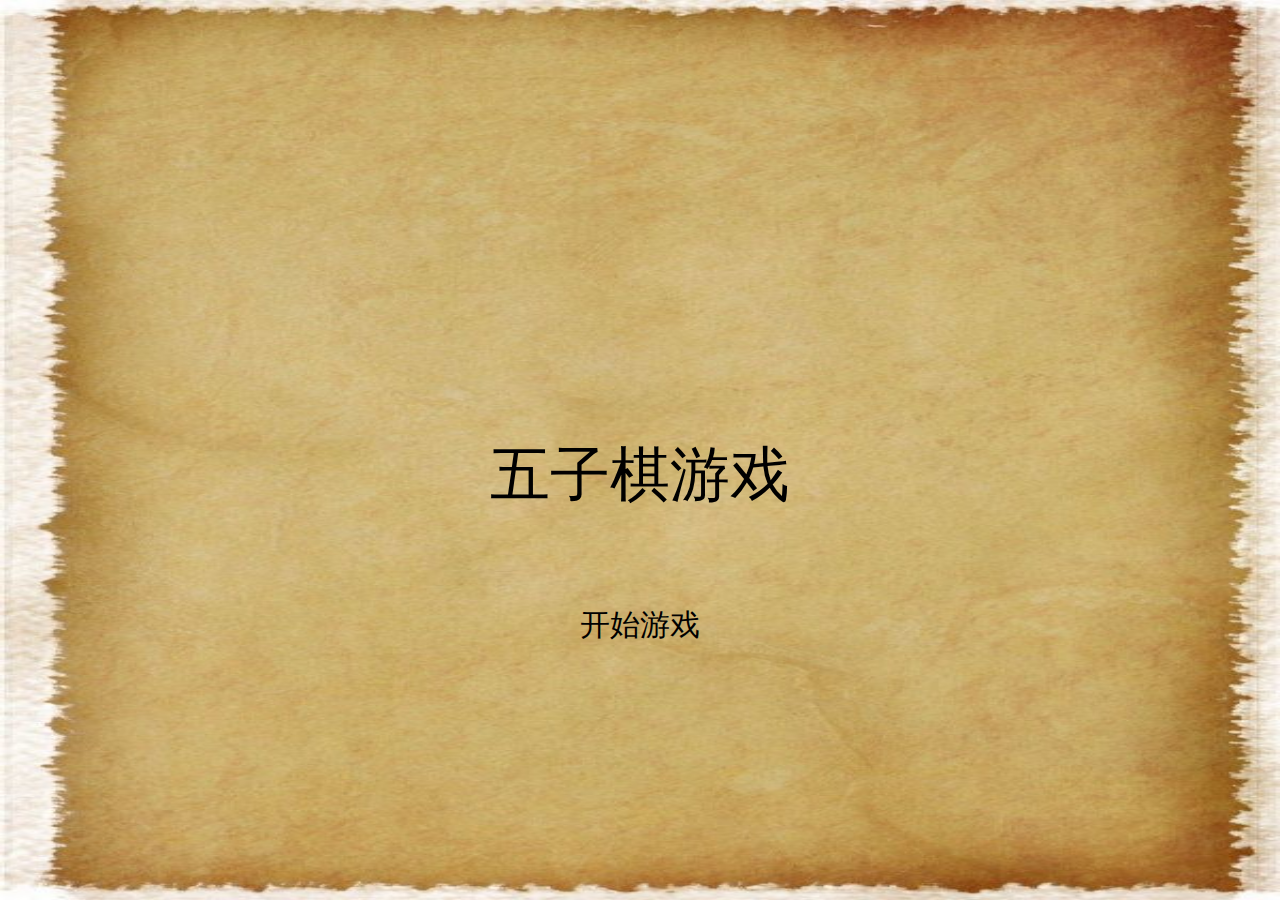
<file: project/wuziqi/wuziqi.html>
<!doctype html>
<html lang="en">
<head>
    <meta charset="UTF-8">
    <meta name="viewport"
          content="width=device-width, user-scalable=no, initial-scale=1.0, maximum-scale=1.0, minimum-scale=1.0">
    <meta http-equiv="X-UA-Compatible" content="ie=edge">
    <title>五子棋</title>
    <link rel="stylesheet" href="css/五子棋.css">
    <link rel="stylesheet" href="css/base.css">
</head>
<body>
    <img src="img/5.jpg" alt="">
    <div class="wenzi">
        <h1>五子棋游戏</h1>
    </div>
    <input type="button" value="开始游戏" id="start">
    <div>
        <div class="left">

            <input type="button" value="重新开始" id="restart">
            <!--游戏模式：<br>-->
            <div class="moshi">
                玩家对战<input type="radio" value="" name="mode" id="wanjia"><br>
                人机对战<input type="radio" value="" name="mode" id="ai">
            </div>
            <input type="button" value="生成棋谱" id="qipu">
            <a href="" id="xiazai"><input type="button" value="下载棋谱" id="down"></a>

        </div>

        <div class="music">
            <i class="iconfont">&#xe713;</i>
            <audio src="music/1.mp3" autoplay></audio>
        </div>

        <div class="container">
            <canvas width="600" height="600"></canvas>
            <div class="mask">
                <span></span>
            </div>
            <div class="imgbox"></div>
        </div>

    </div>
</body>
<script src="js/五子棋.js"></script>
<!--<script src="wuziqi.xx"></script>-->
</html>
</file>
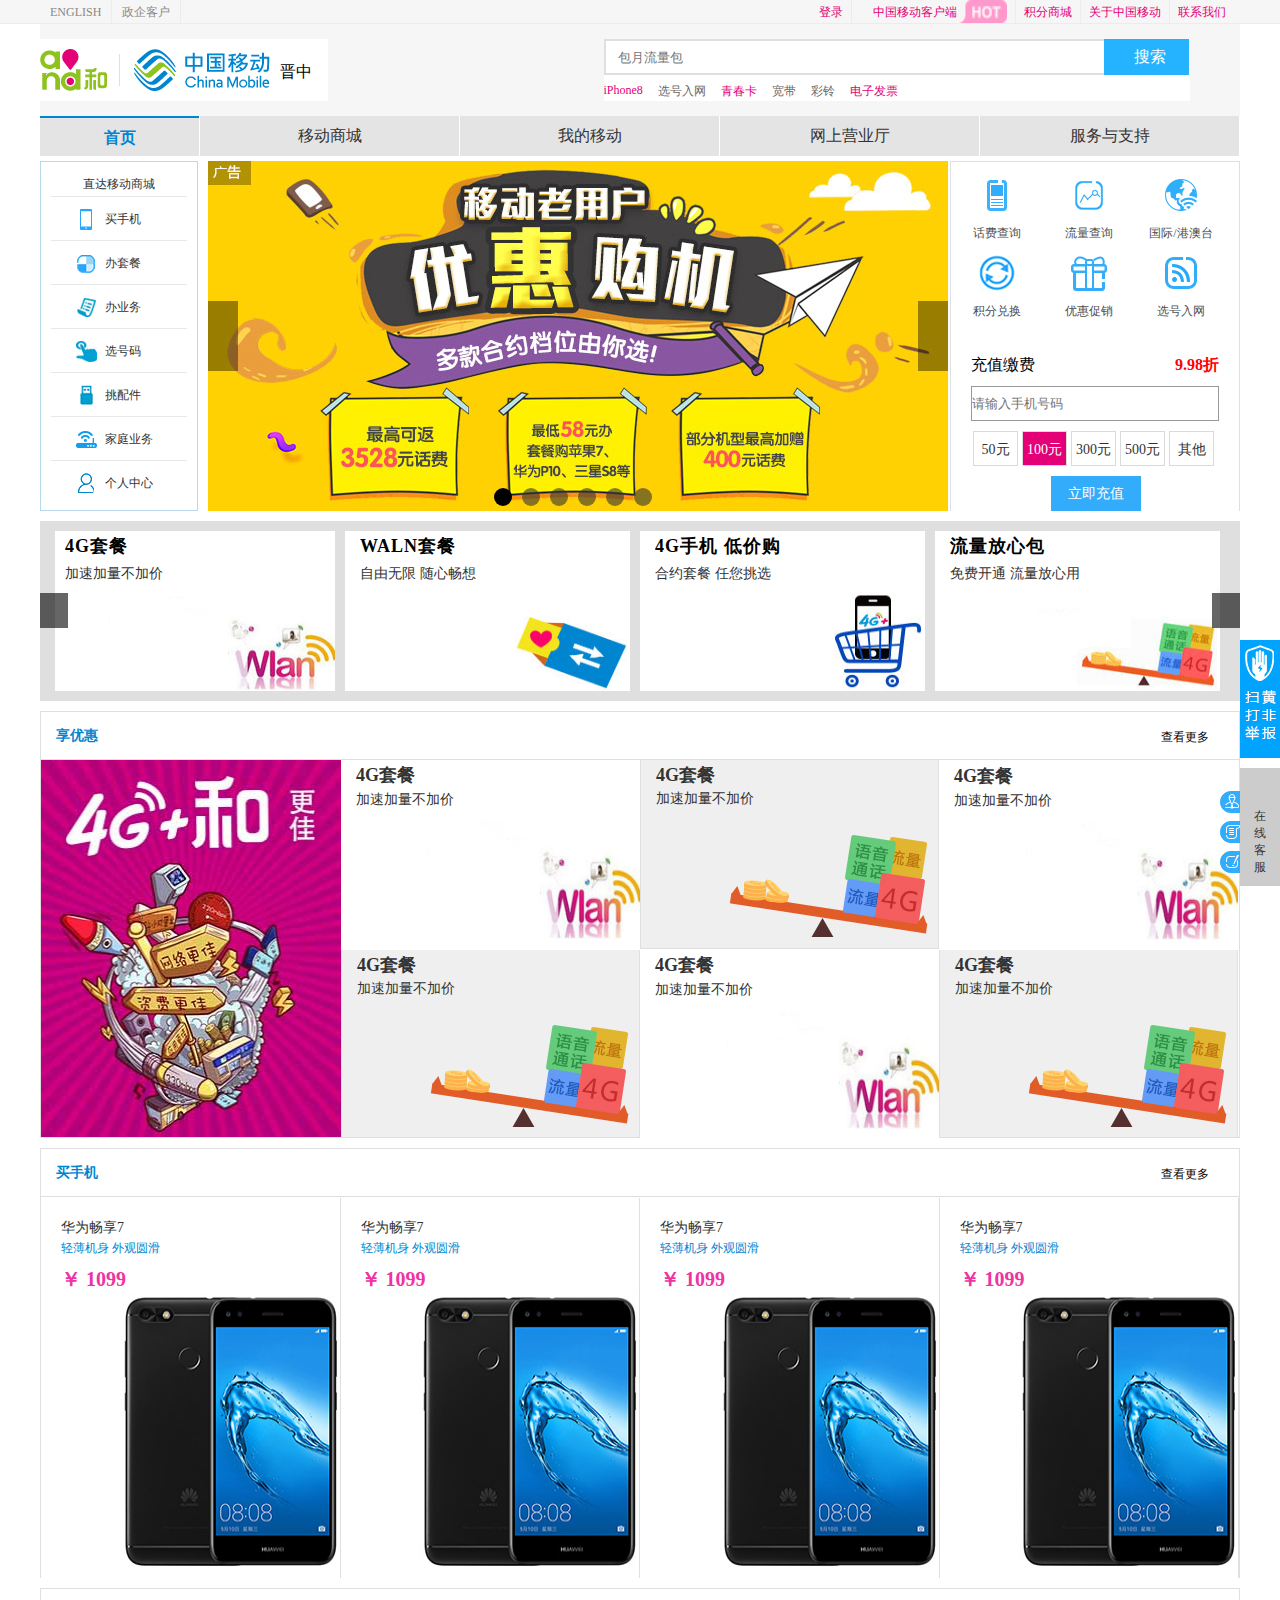
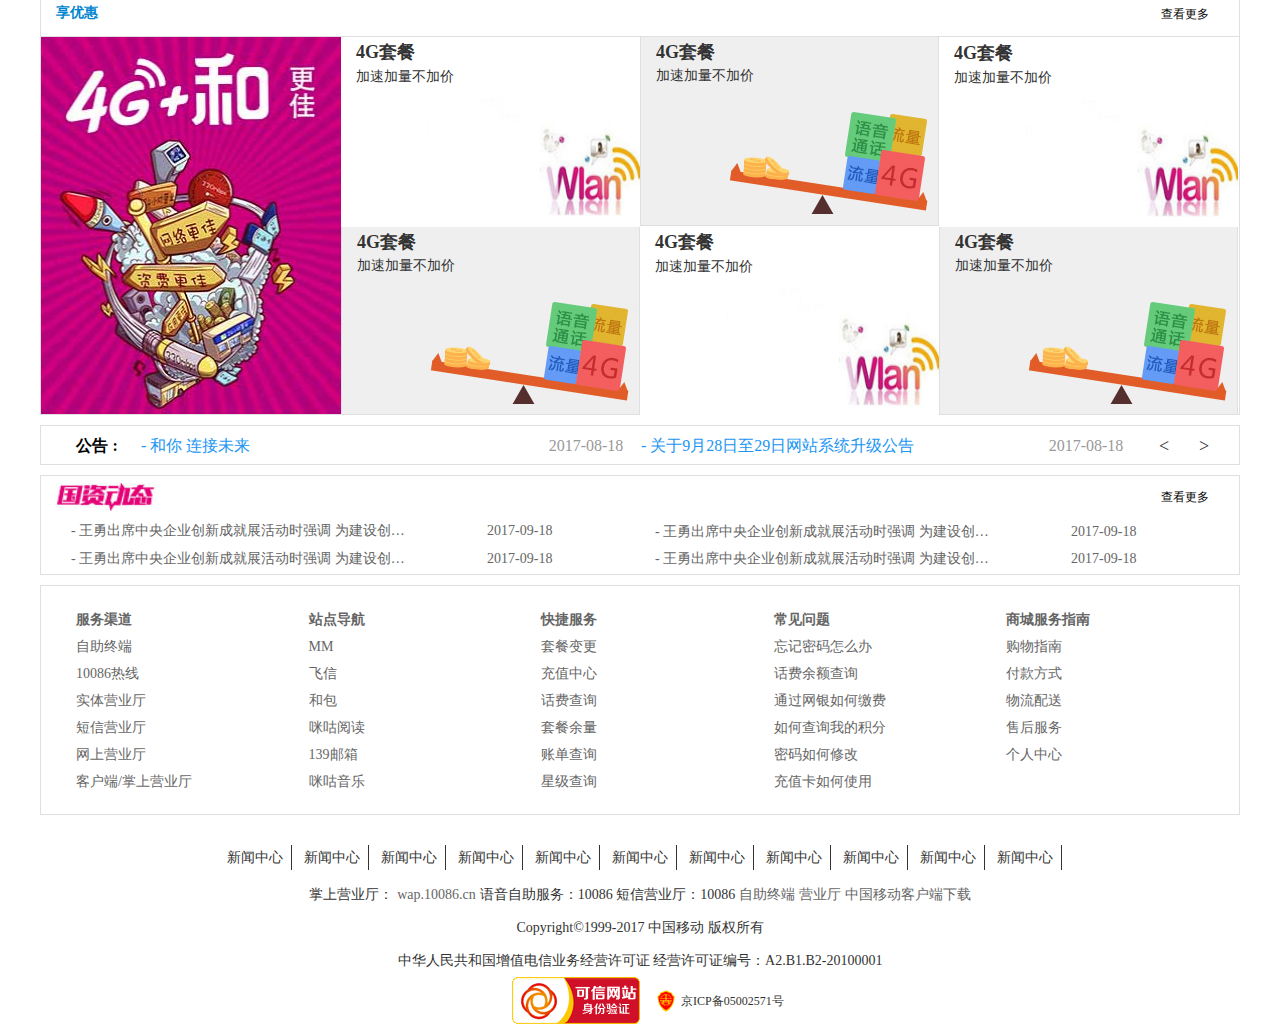
<file: project/yidong/guanwang.html>
<!DOCTYPE html>
<html lang="en">
<head>
	<meta charset="UTF-8">
	<title>移动官网</title>
	<link rel="stylesheet" href="css/guanwang.css">
	<link rel="stylesheet" href="css/base.css">
	<link rel="shotout icon" href="img/logo.ico">
</head>
<body>
	<!-- 头部开始 -->
	<header>

		<!-- 头部1开始 -->
		<div class="top1">
			<main>
				<div class="top1-left">
					<a href=""><span>ENGLISH</span></a>
					<a href=""><span>政企客户</span></a>
				</div>
				<div class="top1-right">
					<a href="">
						<div class="denglu">
							<i class="iconfont">&#xe600;</i>
							<span>登录</span>
						</div>
					</a>
					<a href="">
						<div class="denglu">
							<i class="iconfont">&#xe602;</i>
							<span>中国移动客户端</span>
							<div class="kehuduan-img">
								<img src="img/new.gif" alt="">
							</div>
						</div>
					</a>
					<a href="">
						<div class="denglu">
							<span>积分商城</span>
						</div>
					</a>
					<a href="">
						<div class="denglu">
							<span>关于中国移动</span>
						</div>
					</a>
					<a href="">
						<div class="denglu lianxi">
							<span>联系我们</span>
						</div>
					</a>
				</div>
			</main>
		</div>
		<!-- 头部1结束 -->

		<!-- 搜索栏开始 -->
		<div class="search">
			<main>
				<div class="search-left">
					<div class="search-left-img"></div>
					<span>晋中</span>
					<i class="iconfont">&#xe601;</i>
				</div>
				<div class="search-right">
					<input type="text" class="sousuo" placeholder="包月流量包">
					<div class="anniu">
						<i class="iconfont">&#xe62a;</i>
						<span>搜索</span><br>
					</div>
						<a href=""><h1>iPhone8</h1></a>
						<a href=""><h2>选号入网</h2></a>
						<a href=""><h1>青春卡</h1></a>
						<a href=""><h2>宽带</h2></a>
						<a href=""><h2>彩铃</h2></a>
						<a href=""><h1>电子发票</h1></a>
				</div>
			</main>
		</div>
		<!-- 搜索栏结束 -->

		<!-- 导航栏开始 -->
		<div class="daohang">
			<nav>
				<ul>
					<li class="shouye">首页</li>
					<li>移动商城</li>
					<li>我的移动</li>
					<li>网上营业厅</li>
					<li class="fuwu">服务与支持</li>
				</ul>
			</nav>
		</div>
		<!-- 导航栏结束 -->
	</header>
	<!-- 头部结束 -->



	<!-- 内容开始 -->
	<section>
		<!-- banner开始 -->
		<div id="banner">
			<main>
				<!-- 列表开始 -->
				<div class="list">
					<a href=""><h1>直达移动商城</h1></a>
					<ul>
						<li>
							<div class="list-img">
								<img src="img/2.gif" alt="">
							</div>
							<a href=""><span>买手机</span></a>
						</li>
						<li>
							<div class="list-img">
								<img src="img/3.gif" alt="">
							</div>
							<a href=""><span>办套餐</span></a>
						</li>
						<li>
							<div class="list-img">
								<img src="img/4.gif" alt="">
							</div>
							<a href=""><span>办业务</span></a>
						</li>
						<li>
							<div class="list-img">
								<img src="img/5.jpg" alt="">
							</div>
							<a href=""><span>选号码</span></a>
						</li>
						<li>
							<div class="list-img">
								<img src="img/6.gif" alt="">
							</div>
							<a href=""><span>挑配件</span></a>
						</li>
						<li>
							<div class="list-img">
								<img src="img/7.png" alt="">
							</div>
							<a href=""><span>家庭业务</span></a>
						</li>
						<li>
							<div class="list-img">
								<img src="img/8.jpg" alt="">
							</div>
							<a href=""><span>个人中心</span></a>
						</li>
					</ul>
				</div>
				<!-- 列表结束 -->

				<!-- banner图开始 -->
				<div class="banner">
					<div class="banner-img">
						<li><a href=""><img src="img/banner.jpg" alt="" title="移动老用户优惠购机"></a></li>
						<li><a href=""><img src="img/banner2.jpg" alt="" title="一带一路"></a></li>
						<li><a href=""><img src="img/banner3.jpg" alt="" title="狂飙吧，我的移动宽带"></a></li>
						<li><a href=""><img src="img/banner4.jpg" alt="" title="开学就用青春卡"></a></li>
						<li><a href=""><img src="img/banner5.jpg" alt="" title="欢畅吧，我的话费"></a></li>
						<li><a href=""><img src="img/banner6.jpg" alt="" title="新一代iphone"></a></li>
					</div>
					<div class="button">
						<i class="iconfont">&#xe603;</i>
					</div>
					<div class="button1">
						<i class="iconfont">&#xe604;</i>
					</div>
					<div class="point">
						<ul>
							<li class="active"></li>
							<li></li>
							<li></li>
							<li></li>
							<li></li>
							<li></li>
						</ul>
					</div>
				</div>

				<!-- banner图结束 -->

				<!-- 服务开始 -->
				<div class="service">
					<div class="liebiao-shang">
						<div class="liebiao-box">
							<div class="liebiao-img"></div>
							<div class="liebiao-wenzi">
								<a href="">话费查询</a>
							</div>
						</div>
						<div class="liebiao-box">
							<div class="liebiao-img1"></div>
							<div class="liebiao-wenzi">
								<a href="">流量查询</a>
							</div>
						</div>
						<div class="liebiao-box">
							<div class="liebiao-img2"></div>
							<div class="liebiao-wenzi">
								<a href="">国际/港澳台</a>
							</div>
						</div>
						<div class="liebiao-box">
							<div class="liebiao-img3"></div>
							<div class="liebiao-wenzi">
								<a href="">积分兑换</a>
							</div>
						</div>
						<div class="liebiao-box">
							<div class="liebiao-img4"></div>
							<div class="liebiao-wenzi">
								<a href="">优惠促销</a>
							</div>
						</div>
						<div class="liebiao-box">
							<div class="liebiao-img5"></div>
							<div class="liebiao-wenzi">
								<a href="">选号入网</a>
							</div>
						</div>

					</div>
					<!--<div class="kuaijie">
						<div class="chaxun">
							<h1>话费查询</h1>
						</div>
						<div class="chaxun chaxun1" >
							<h1>流量查询</h1>
						</div>
						<div class="chaxun chaxun2">
							<h1>国际/港澳台</h1>
						</div>
						<div class="chaxun chaxun3">
							<h1>积分兑换</h1>
						</div>
						<div class="chaxun chaxun4">
							<h1>优惠促销</h1>
						</div>
						<div class="chaxun chaxun5">
							<h1>选号入网</h1>
						</div>
					</div>-->

					<div class="chongzhi">
						<div class="czjf">
							<span>充值缴费</span>
							<h1>9.98折</h1>
						</div>
						<input type="text" class="cz" placeholder="请输入手机号码">
						<div class="zhi">
							<div class="zhi1">
								<span>50元</span>
							</div>
							<div class="zhi1 zhi2">
								<span>100元</span>
							</div>
							<div class="zhi1">
								<span>300元</span>
							</div>
							<div class="zhi1">
								<span>500元</span>
							</div>
							<div class="zhi1">
								<span>其他</span>
							</div>
						</div>
						<input type="botton" class="czanniu" value="立即充值">
					</div>
				</div>
				<!-- 服务结束 -->
			</main>
		</div>
		<!-- banner结束 -->

		<!-- 优惠开始 -->
		<div id="youhui">
			<main>
				<div class="imgbox">
					<div class="youhui1">
						<h1>4G套餐</h1>
						<h2>加速加量不加价</h2>
						<div class="youhui1-img">
							<img src="img/31.jpg" alt="4G套餐" title="4G套餐">
						</div>
					</div>
					<div class="youhui1">
						<h1>WALN套餐</h1>
						<h2>自由无限 随心畅想</h2>
						<div class="youhui1-img">
							<img src="img/32.jpg" alt="WALN套餐" title="WALN套餐">
						</div>
					</div>
					<div class="youhui1">
						<h1>4G手机 低价购</h1>
						<h2>合约套餐 任您挑选</h2>
						<div class="youhui1-img">
							<img src="img/33.jpg" alt="4G手机 低价购" title="4G手机 低价购">
						</div>
					</div>
					<div class="youhui1">
						<h1>流量放心包</h1>
						<h2>免费开通 流量放心用</h2>
						<div class="youhui1-img">
							<img src="img/34.jpg" alt="流量放心包" title="流量放心包">
						</div>
					</div>
					<div class="youhui1">
						<h1>4G套餐</h1>
						<h2>加速加量不加价</h2>
						<div class="youhui1-img">
							<img src="img/17.jpg" alt="4G套餐" title="4G套餐">
						</div>
					</div>
					<div class="youhui1">
						<h1>WALN套餐</h1>
						<h2>自由无限 随心畅想</h2>
						<div class="youhui1-img">
							<img src="img/18.jpg" alt="WALN套餐" title="WALN套餐">
						</div>
					</div>
					<div class="youhui1">
						<h1>4G手机 低价购</h1>
						<h2>合约套餐 任您挑选</h2>
						<div class="youhui1-img">
							<img src="img/19.jpg" alt="4G手机 低价购" title="4G手机 低价购">
						</div>
					</div>
					<div class="youhui1">
						<h1>流量放心包</h1>
						<h2>免费开通 流量放心用</h2>
						<div class="youhui1-img">
							<img src="img/20.jpg" alt="流量放心包" title="流量放心包">
						</div>
					</div>
					<div class="youhui1">
						<h1>4G套餐</h1>
						<h2>加速加量不加价</h2>
						<div class="youhui1-img">
							<img src="img/31.jpg" alt="4G套餐" title="4G套餐">
						</div>
					</div>
					<div class="youhui1">
						<h1>WALN套餐</h1>
						<h2>自由无限 随心畅想</h2>
						<div class="youhui1-img">
							<img src="img/32.jpg" alt="WALN套餐" title="WALN套餐">
						</div>
					</div>
					<div class="youhui1">
						<h1>4G手机 低价购</h1>
						<h2>合约套餐 任您挑选</h2>
						<div class="youhui1-img">
							<img src="img/33.jpg" alt="4G手机 低价购" title="4G手机 低价购">
						</div>
					</div>
					<div class="youhui1">
						<h1>流量放心包</h1>
						<h2>免费开通 流量放心用</h2>
						<div class="youhui1-img">
							<img src="img/34.jpg" alt="流量放心包" title="流量放心包">
						</div>
					</div>
					<div class="youhui1">
						<h1>4G套餐</h1>
						<h2>加速加量不加价</h2>
						<div class="youhui1-img">
							<img src="img/17.jpg" alt="4G套餐" title="4G套餐">
						</div>
					</div>
					<div class="youhui1">
						<h1>WALN套餐</h1>
						<h2>自由无限 随心畅想</h2>
						<div class="youhui1-img">
							<img src="img/18.jpg" alt="WALN套餐" title="WALN套餐">
						</div>
					</div>
					<div class="youhui1">
						<h1>4G手机 低价购</h1>
						<h2>合约套餐 任您挑选</h2>
						<div class="youhui1-img">
							<img src="img/19.jpg" alt="4G手机 低价购" title="4G手机 低价购">
						</div>
					</div>
					<div class="youhui1">
						<h1>流量放心包</h1>
						<h2>免费开通 流量放心用</h2>
						<div class="youhui1-img">
							<img src="img/20.jpg" alt="流量放心包" title="流量放心包">
						</div>
					</div>
				</div>
			</main>
			<div class="yhanniu-left">
				<i class="iconfont">&#xe603;</i>
			</div>
			<div class="yhanniu-right">
				<i class="iconfont">&#xe604;</i>
			</div>
		</div>
		<!-- 优惠结束 -->

		<!-- 享优惠开始 -->
		<div id="share">
			<main>
				<div class="share-top">
					<h1>享优惠</h1>
					<a href="">
						<span>查看更多</span>
						<i class="iconfont">&#xe604;</i>
					</a>
				</div>
				<div class="share-under">
					<div class="share-under-left">
						<img src="img/21" alt="">
					</div>
					<div class="share-under1">
						<h1>4G套餐</h1>
						<h2>加速加量不加价</h2>
						<div class="share-under1-img">
							<img src="img/17.jpg" alt="4G套餐" title="4G套餐">
						</div>
					</div>
					<div class="share-under2">
						<h1>4G套餐</h1>
						<h2>加速加量不加价</h2>
						<div class="share-under2-img">
							<img src="img/22" alt="4G套餐" title="4G套餐">
						</div>
					</div>
					<div class="share-under1">
						<h1>4G套餐</h1>
						<h2>加速加量不加价</h2>
						<div class="share-under1-img">
							<img src="img/17.jpg" alt="4G套餐" title="4G套餐">
						</div>
					</div>
					<div class="share-under2">
						<h1>4G套餐</h1>
						<h2>加速加量不加价</h2>
						<div class="share-under2-img">
							<img src="img/22" alt="4G套餐" title="4G套餐">
						</div>
					</div>
					<div class="share-under1">
						<h1>4G套餐</h1>
						<h2>加速加量不加价</h2>
						<div class="share-under1-img">
							<img src="img/17.jpg" alt="4G套餐" title="4G套餐">
						</div>
					</div>
					<div class="share-under2">
						<h1>4G套餐</h1>
						<h2>加速加量不加价</h2>
						<div class="share-under2-img">
							<img src="img/22" alt="4G套餐" title="4G套餐">
						</div>
					</div>

				</div>

			</main>
		</div>
		<!-- 享优惠结束 -->

		<!-- 买手机开始 -->
		<div id="buy">
			<main>
				<div class="share-top">
					<h1>买手机</h1>
					<a href="">
						<span>查看更多</span>
						<i class="iconfont">&#xe604;</i>
					</a>
				</div>
				<div class="buy-under">
					<div class="buy-under1">
						<h1>华为畅享7</h1>
						<h2>轻薄机身 外观圆滑</h2>
						<h3>￥ 1099</h3>
						<div class="buy-under1-img">
							<img src="img/23.jpg" alt="" title="华为畅享7">
						</div>
					</div>
					<div class="buy-under1">
						<h1>华为畅享7</h1>
						<h2>轻薄机身 外观圆滑</h2>
						<h3>￥ 1099</h3>
						<div class="buy-under1-img">
							<img src="img/23.jpg" alt="" title="华为畅享7">
						</div>
					</div>
					<div class="buy-under1">
						<h1>华为畅享7</h1>
						<h2>轻薄机身 外观圆滑</h2>
						<h3>￥ 1099</h3>
						<div class="buy-under1-img">
							<img src="img/23.jpg" alt="" title="华为畅享7">
						</div>
					</div>
					<div class="buy-under1">
						<h1>华为畅享7</h1>
						<h2>轻薄机身 外观圆滑</h2>
						<h3>￥ 1099</h3>
						<div class="buy-under1-img">
							<img src="img/23.jpg" alt="" title="华为畅享7">
						</div>
					</div>
				</div>
			</main>
		</div>
		<!-- 买手机结束 -->

		<!-- 业务推荐开始 -->
		<div id="share">
			<main>
				<div class="share-top">
					<h1>享优惠</h1>
					<a href="">
						<span>查看更多</span>
						<i class="iconfont">&#xe604;</i>
					</a>
				</div>
				<div class="share-under">
					<div class="share-under-left">
						<img src="img/21" alt="">
					</div>
					<div class="share-under1">
						<h1>4G套餐</h1>
						<h2>加速加量不加价</h2>
						<div class="share-under1-img">
							<img src="img/17.jpg" alt="4G套餐" title="4G套餐">
						</div>
					</div>
					<div class="share-under2">
						<h1>4G套餐</h1>
						<h2>加速加量不加价</h2>
						<div class="share-under2-img">
							<img src="img/22" alt="4G套餐" title="4G套餐">
						</div>
					</div>
					<div class="share-under1">
						<h1>4G套餐</h1>
						<h2>加速加量不加价</h2>
						<div class="share-under1-img">
							<img src="img/17.jpg" alt="4G套餐" title="4G套餐">
						</div>
					</div>
					<div class="share-under2">
						<h1>4G套餐</h1>
						<h2>加速加量不加价</h2>
						<div class="share-under2-img">
							<img src="img/22" alt="4G套餐" title="4G套餐">
						</div>
					</div>
					<div class="share-under1">
						<h1>4G套餐</h1>
						<h2>加速加量不加价</h2>
						<div class="share-under1-img">
							<img src="img/17.jpg" alt="4G套餐" title="4G套餐">
						</div>
					</div>
					<div class="share-under2">
						<h1>4G套餐</h1>
						<h2>加速加量不加价</h2>
						<div class="share-under2-img">
							<img src="img/22" alt="4G套餐" title="4G套餐">
						</div>
					</div>
				</div>

			</main>
		</div>
		<!-- 业务推荐结束 -->

		<!-- 公告开始 -->
		<div id="gonggao">
			<main>
				<div class="gonggao-left">
					<i class="iconfont">&#xe605;</i>
					<h1>公告 :</h1>
				</div>
				<div class="news">
					<div class="inner">
						<div class="new1">
							<div class="new1-name">
								<span>- 和你    连接未来</span>
							</div>
							<div class="new1-date">2017-08-18</div>
						</div>
							<div class="new1">
							<div class="new1-name">
								<span>- 关于9月28日至29日网站系统升级公告</span>
							</div>
							<div class="new1-date">2017-08-18</div>
						</div>
					</div>
				</div>
				<div class="arrow">
					<div class="prev">&lt;</div>
					<div class="next">&gt;</div>
				</div>
			</main>
		</div>
		<!-- 公告结束 -->

		<!-- 动态开始 -->
		<div id="dongtai">
			<main>
				<div class="dongtai-top">
					<div class="dongtai-top-img">
						<img src="img/28.jpg" alt="">
					</div>
					<a href="">
						<span>查看更多</span>
						<i class="iconfont">&#xe604;</i>
					</a>
				</div>
				<div class="dongtai-under">
					<div class="dongtai1">
						<a href="">
							<span> - 王勇出席中央企业创新成就展活动时强调 为建设创新型国家和世界科技强国做出更大贡献</span>
						</a>

						<h1>2017-09-18</h1>
					</div>
						<div class="dongtai1">
						<a href="">
							<span> - 王勇出席中央企业创新成就展活动时强调 为建设创新型国家和世界科技强国做出更大贡献</span>
						</a>
						
						<h1>2017-09-18</h1>
					</div>
						<div class="dongtai1">
						<a href="">
							<span> - 王勇出席中央企业创新成就展活动时强调 为建设创新型国家和世界科技强国做出更大贡献</span>
						</a>
						
						<h1>2017-09-18</h1>
					</div>
						<div class="dongtai1">
						<a href="">
							<span> - 王勇出席中央企业创新成就展活动时强调 为建设创新型国家和世界科技强国做出更大贡献</span>
						</a>
						
						<h1>2017-09-18</h1>
					</div>
				</div>
			</main>
		</div>
		<!-- 动态结束 -->

		<!-- 咨询开始 -->
		<div id="zixun">
			<main>
				<div class="zixun1">
					<span>服务渠道</span>
					<a href="">自助终端</a>
					<a href="">10086热线</a>
					<a href="">实体营业厅</a>
					<a href="">短信营业厅</a>
					<a href="">网上营业厅</a>
					<a href="">客户端/掌上营业厅</a>
				</div>
					<div class="zixun1">
					<span>站点导航</span>
					<a href="">MM</a>
					<a href="">飞信</a>
					<a href="">和包</a>
					<a href="">咪咕阅读</a>
					<a href="">139邮箱</a>
					<a href="">咪咕音乐</a>
				</div>
					<div class="zixun1">
					<span>快捷服务</span>
					<a href="">套餐变更</a>
					<a href="">充值中心</a>
					<a href="">话费查询</a>
					<a href="">套餐余量</a>
					<a href="">账单查询</a>
					<a href="">星级查询</a>
				</div>
					<div class="zixun1">
					<span>常见问题</span>
					<a href="">忘记密码怎么办</a>
					<a href="">话费余额查询</a>
					<a href="">通过网银如何缴费</a>
					<a href="">如何查询我的积分</a>
					<a href="">密码如何修改</a>
					<a href="">充值卡如何使用</a>
				</div>
					<div class="zixun1">
					<span>商城服务指南</span>
					<a href="">购物指南</a>
					<a href="">付款方式</a>
					<a href="">物流配送</a>
					<a href="">售后服务</a>
					<a href="">个人中心</a>
				</div>
			</main>
		</div>
		<!-- 咨询结束 -->
	</section>
	<!-- 内容结束 -->

	<!-- 底部开始 -->
	<footer>
		<div class="under-top">
			<!-- <div class="lianjie"> -->
				<a href="">新闻中心</a>
				<a href="">新闻中心</a>
				<a href="">新闻中心</a>
				<a href="">新闻中心</a>
				<a href="">新闻中心</a>
				<a href="">新闻中心</a>
				<a href="">新闻中心</a>
				<a href="">新闻中心</a>
				<a href="">新闻中心</a>
				<a href="">新闻中心</a>
				<a href="">新闻中心</a>
			<!-- </div> -->
		</div>

		<div class="under-middle">
			<span>掌上营业厅：</span>
			<a href="">wap.10086.cn</a>
			<span> 语音自助服务：10086  短信营业厅：10086 </span>
			<a href="">自助终端</a>
			<a href="">营业厅</a>
			<a href="">中国移动客户端下载</a>
		</div>

		<div class="banquan">
			<span>Copyright©1999-2017  中国移动  版权所有</span>
		</div>

		<div class="zhengshu">
			<span>中华人民共和国增值电信业务经营许可证  </span>
			<span>经营许可证编号：A2.B1.B2-20100001</span>
		</div>

		<div class="dibu">
			<div class="dibu-left">
				<div class="dibu-left-img">
					<img src="img/29" alt="">
				</div>
			</div>
			<div class="dibu-right">
				<div class="dibu-right-img">
					<img src="img/30.gif" alt="">
				</div>
				<span>京ICP备05002571号</span>
			</div>
		</div>
	</footer>
	<!-- 底部结束 -->

	<!-- 侧边栏开始 -->
	<div id="cebianlan">
		<div class="cebianlan1">
			<img src="img/ce1.jpg" alt="">
		</div>
		<div class="cebianlan1">
			<i class="iconfont">&#xe660;</i>
			<h1>在<br>线<br>客<br>服</h1>
			
		</div>
		<a href=""><img src="img/ce3.gif" alt=""></a>
		<a href=""><img src="img/ce4.gif" alt=""></a>
		<a href=""><img src="img/ce5.gif" alt=""></a>	
	</div>
		
	<!-- 侧边栏结束 -->
</body>
<script>
// 无缝轮播开始
{

	let inner = document.querySelector(".imgbox");
	let item = document.querySelectorAll(".youhui1");
	let prev = document.querySelector(".yhanniu-left");
	let next = document.querySelector(".yhanniu-right");
	let dir = "r";
	let flag = true;
	let num = 4
	let st = setInterval(moveFn,2000);
	function moveFn(){
		if(dir == "r"){
			num++
		}else if(dir == "l"){
			num--
		}
		inner.style.transition = "all 1s";
		inner.style.marginLeft = -295*num + "px";
		// if(num == 8){
		// 	num = 0;
		// 	inner.style.marginLeft = 0;
		// 	inner.style.transition = "none";
		// }	
	};


	inner.addEventListener("transitionend",function(){
		if(num == 12){
			num = 4;
			inner.style.marginLeft = "-1185px";
			inner.style.transition = "none";
		}
		if(num == 0){
		    num = 8;
		    inner.style.marginLeft = "-2360px";
		    inner.style.transition = "none";
		}
	});
	


	inner.onmouseover = window.onblur = function(){
		clearInterval(st);
	};
	inner.onmouseout = window.onfocus = function(){
		st = setInterval(moveFn,2000);
	};


	next.onclick = function(){
		if(flag == true){
			dir = "r";
			flag = false;
			moveFn()
		}
	};
	prev.onclick = function(){
		if(flag == true){
			dir = "l";
			flag = false;
			moveFn();
		}
	}

}
// 无缝轮播结束

// 充值开始
{
	let goods = document.querySelectorAll(".zhi1");
	console.log(goods);
	goods.forEach(function(ele,index){

		ele.onclick = function(){
			for(let i = 0;i < goods.length;i++){
				goods[i].classList.remove("zhi2");
			}
			ele.classList.add("zhi2");
		}
			
	});
	
}
// 充值结束


//	banner开始
{

	let imgs = document.querySelectorAll(".banner-img li");
    let pagers = document.querySelectorAll(".point li");
    let inner = document.querySelector(".banner-img");
    let prev = document.querySelector(".button");
    let next = document.querySelector(".botton1");
    let dir = "r";
    let z = 10;
    let now = 0;
    let flag = true;
    let st = setInterval(move,2000);
    function move(){
        if(dir === "r"){
            imgs[now].classList.add("leftOut");
            pagers[now].classList.remove("active");
            now++;
            if(now === imgs.length){
                now = 0;
			}
			imgs[now].classList.add("rightIn");
		}
		else if(dir = "l"){
            imgs[now].classList.add("rightOut");
            pagers[now].classList.remove("active");
            now--;
            if(now === -1){
                now = imgs.length-1;
			}
			imgs[now].classList.add("leftIn");
		}
		imgs[now].style.zIndex = z++;
		pagers[now].classList.add("active");

    imgs.forEach(function(ele,index){
        ele.addEventListener("animationend",function(){
            imgs[index].classList = "";
            flag = true;
        })

    });
    window.onblur = inner.onmouseover = function(){
        clearInterval(st);
    };
    window.onfocus = inner.onmouseout = function(){
        st = setInterval(move,2000);
    };
    pagers.forEach(function(ele,index){
        ele.onclick = function () {
            if(flag){
                if(index > now){
                    imgs[now].classList.add("leftOut");
                    imgs[index].classList.add("rightIn");
            }else if(index <now) {
                    imgs[now].classList.add("rightOut");
                    imgs[index].classList.add("leftIn");
                }
                imgs[index].style.zIndex = z++;
                pagers[now].classList.remove("active");
                pagers[index].classList.add("active");
                now = index;

        }
        flag = false;
        }
    });
	prev.onclick = function () {
		dir = "l";
		if(flag){
            move();
            flag = false;
		}
    };

	next.onclick = function(){
	    dir = "r";
	    if(flag){
	        move();
	        flag = false;
		}
	};

    }

}
//	banner结束

//	公告开始
{
    
}
//	公告结束

</script>


</html>
</file>
<file: css/d.css>
[class^="danceWord"]{
		word-break:break-all;
		white-space:pre-wrap;
	}
	[class^="danceWord"] span{
		display:inline-block;
		opacity:0;
	    white-space:pre-wrap;
	}
	.danceWord-s1 .ele{
		-webkit-animation:a1 .4s ease-out forwards;
		-ms-animation:a1 .4s ease-out forwards;
		-moz-animation:a1 .4s ease-out forwards;
		-o-animation:a1 .4s ease-out forwards;
		animation:a1 .4s ease-out forwards;
	}
	.danceWord-s2 .ele{
		-webkit-animation:a2 .5s ease-out forwards;
		-ms-animation:a2 .5s ease-out forwards;
		-moz-animation:a2 .5s ease-out forwards;
		-o-animation:a2 .5s ease-out forwards;
		animation:a2 .5s ease-out forwards;
	}
	.danceWord-s3 .ele{
		-webkit-animation:a3 .5s ease-out forwards;
		-ms-animation:a3 .5s ease-out forwards;
		-moz-animation:a3 .5s ease-out forwards;
		-o-animation:a3 .5s ease-out forwards;
		animation:a3 .5s ease-out forwards;
	}
	.danceWord-s4 .ele{
		-webkit-animation:a4 .5s ease-out forwards;
		-ms-animation:a4 .5s ease-out forwards;
		-moz-animation:a4 .5s ease-out forwards;
		-o-animation:a4 .5s ease-out forwards;
		animation:a4 .5s ease-out forwards;
	}
	.danceWord-s5 .ele{
		-webkit-animation:a5 .5s ease-out forwards;
		-ms-animation:a5 .5s ease-out forwards;
		-moz-animation:a5 .5s ease-out forwards;
		-o-animation:a5 .5s ease-out forwards;
		-ms-animation:a5 .5s ease-out forwards;
	}
	.danceWord-s6 .ele{
		-webkit-animation: a6 .5s ease-out forwards;
		-ms-animation: a6 .5s ease-out forwards;
		-moz-animation: a6 .5s ease-out forwards;
		-o-animation: a6 .5s ease-out forwards;
		animation: a6 .5s ease-out forwards;
	}
	.danceWord-s7 .ele{
		-webkit-animation:a7 .5s ease-out forwards;
		-ms-animation:a7 .5s ease-out forwards;
		-moz-animation:a7 .5s ease-out forwards;
		-o-animation:a7 .5s ease-out forwards;
		animation:a7 .5s ease-out forwards;
	}
	.danceWord-s8 .ele{
		-webkit-animation:a8 .5s ease-out forwards;
		-ms-animation:a8 .5s ease-out forwards;
		-moz-animation:a8 .5s ease-out forwards;
		-o-animation:a8 .5s ease-out forwards;
		animation:a8 .5s ease-out forwards;
	}
	.danceWord-s9 .ele{
		-webkit-animation:a9 .9s ease-out forwards;
		-ms-animation:a9 .9s ease-out forwards;
		-moz-animation:a9 .9s ease-out forwards;
		-o-animation:a9 .9s ease-out forwards;
		animation:a9 .9s ease-out forwards;
	}
	.danceWord-s10 .ele:nth-child(even){
		-webkit-animation:a1 .5s ease-out forwards;
		-ms-animation:a1 .5s ease-out forwards;
		-moz-animation:a1 .5s ease-out forwards;
		-o-animation:a1 .5s ease-out forwards;
		animation:a1 .5s ease-out forwards;
	}
	.danceWord-s10 .ele:nth-child(odd){
		-webkit-animation:a1-2 .5s ease-out forwards;
		-ms-animation:a1-2 .5s ease-out forwards;
		-moz-animation:a1-2 .5s ease-out forwards;
		-o-animation:a1-2 .5s ease-out forwards;
		animation:a1-2 .5s ease-out forwards;
	}
	@keyframes a1{
		0%{
			opacity:1;
			transform:translate(0,-20px);
			-webkit-transform:translate(0,-20px);
			-ms-transform:translate(0,-20px);
			-moz-transform:translate(0,-20px);
			-o-transform:translate(0,-20px);
		}
		100%{
			opacity:1;
			-webkit-transform:translate(0,0);
			-ms-transform:translate(0,0);
			-moz-transform:translate(0,0);
			-o-transform:translate(0,0);
			transform:translate(0,0);
		}
	}
	@-webkit-keyframes a1{
		0%{
			opacity:1;
			-webkit-transform:translate(0,-20px);
			-ms-transform:translate(0,-20px);
			-moz-transform:translate(0,-20px);
			-o-transform:translate(0,-20px);
			transform:translate(0,-20px);
		}
		100%{
			opacity:1;
			-webkit-transform:translate(0,0);
			-ms-transform:translate(0,0);
			-moz-transform:translate(0,0);
			-o-transform:translate(0,0);
			transform:translate(0,0);
		}
	}
	@-ms-keyframes a1{
		0%{
			opacity:1;
			-webkit-transform:translate(0,-20px);
			-ms-transform:translate(0,-20px);
			-moz-transform:translate(0,-20px);
			-o-transform:translate(0,-20px);
			transform:translate(0,-20px);
		}
		100%{
			opacity:1;
			-webkit-transform:translate(0,0);
			-ms-transform:translate(0,0);
			-moz-transform:translate(0,0);
			-o-transform:translate(0,0);
			transform:translate(0,0);
		}
	}
	@-moz-keyframes a1{
		0%{
			opacity:1;
			-webkit-transform:translate(0,-20px);
			-ms-transform:translate(0,-20px);
			-moz-transform:translate(0,-20px);
			-o-transform:translate(0,-20px);
			transform:translate(0,-20px);
		}
		100%{
			opacity:1;
			-webkit-transform:translate(0,0);
			-ms-transform:translate(0,0);
			-moz-transform:translate(0,0);
			-o-transform:translate(0,0);
			transform:translate(0,0);
		}
	}
	@-o-keyframes a1{
		0%{
			opacity:1;
			-webkit-transform:translate(0,-20px);
			-ms-transform:translate(0,-20px);
			-moz-transform:translate(0,-20px);
			-o-transform:translate(0,-20px);
			transform:translate(0,-20px);
		}
		100%{
			opacity:1;
			-webkit-transform:translate(0,0);
			-ms-transform:translate(0,0);
			-moz-transform:translate(0,0);
			-o-transform:translate(0,0);
			transform:translate(0,0);
		}
	}
	@keyframes a1-2{
		0%{
			opacity:1;
			-webkit-transform:translate(0,20px);
			-ms-transform:translate(0,20px);
			-moz-transform:translate(0,20px);
			-o-transform:translate(0,20px);
			transform:translate(0,20px);
		}
		100%{
			opacity:1;
			-webkit-transform:translate(0,0);
			-ms-transform:translate(0,0);
			-moz-transform:translate(0,0);
			-o-transform:translate(0,0);
			transform:translate(0,0);
		}
	}
	@-webkit-keyframes a1-2{
		0%{
			opacity:1;
			-webkit-transform:translate(0,20px);
			-ms-transform:translate(0,20px);
			-moz-transform:translate(0,20px);
			-o-transform:translate(0,20px);
			transform:translate(0,20px);
		}
		100%{
			opacity:1;
			-webkit-transform:translate(0,0);
			-ms-transform:translate(0,0);
			-moz-transform:translate(0,0);
			-o-transform:translate(0,0);
			transform:translate(0,0);
		}
	}
	@-ms-keyframes a1-2{
		0%{
			opacity:1;
			-webkit-transform:translate(0,20px);
			-ms-transform:translate(0,20px);
			-moz-transform:translate(0,20px);
			-o-transform:translate(0,20px);
			transform:translate(0,20px);
		}
		100%{
			opacity:1;
			-webkit-transform:translate(0,0);
			-ms-transform:translate(0,0);
			-moz-transform:translate(0,0);
			-o-transform:translate(0,0);
			transform:translate(0,0);
		}
	}
	@-moz-keyframes a1-2{
		0%{
			opacity:1;
			-webkit-transform:translate(0,20px);
			-ms-transform:translate(0,20px);
			-moz-transform:translate(0,20px);
			-o-transform:translate(0,20px);
			transform:translate(0,20px);
		}
		100%{
			opacity:1;
			-webkit-transform:translate(0,0);
			-ms-transform:translate(0,0);
			-moz-transform:translate(0,0);
			-o-transform:translate(0,0);
			transform:translate(0,0);
		}
	}
	@-o-keyframes a1-2{
		0%{
			opacity:1;
			-webkit-transform:translate(0,20px);
			-ms-transform:translate(0,20px);
			-moz-transform:translate(0,20px);
			-o-transform:translate(0,20px);
			transform:translate(0,20px);
		}
		100%{
			opacity:1;
			-webkit-transform:translate(0,0);
			-ms-transform:translate(0,0);
			-moz-transform:translate(0,0);
			-o-transform:translate(0,0);
			transform:translate(0,0);
		}
	}
	@keyframes a2{
		0%{
			opacity:1;
			-webkit-transform:translate(-25px,0);
			-ms-transform:translate(-25px,0);
			-moz-transform:translate(-25px,0);
			-o-transform:translate(-25px,0);
			-ms-transform:translate(-25px,0);
		}
		100%{
			opacity:1;
			-webkit-transform:translate(0,0);
			-ms-transform:translate(0,0);
			-moz-transform:translate(0,0);
			-o-transform:translate(0,0);
			transform:translate(0,0);
		}
	}
	@-webkit-keyframes a2{
		0%{
			opacity:1;
			-webkit-transform:translate(-25px,0);
			-ms-transform:translate(-25px,0);
			-moz-transform:translate(-25px,0);
			-o-transform:translate(-25px,0);
			-ms-transform:translate(-25px,0);
		}
		100%{
			opacity:1;
			-webkit-transform:translate(0,0);
			-ms-transform:translate(0,0);
			-moz-transform:translate(0,0);
			-o-transform:translate(0,0);
			transform:translate(0,0);
		}
	}
	@-ms-keyframes a2{
		0%{
			opacity:1;
			-webkit-transform:translate(-25px,0);
			-ms-transform:translate(-25px,0);
			-moz-transform:translate(-25px,0);
			-o-transform:translate(-25px,0);
			-ms-transform:translate(-25px,0);
		}
		100%{
			opacity:1;
			-webkit-transform:translate(0,0);
			-ms-transform:translate(0,0);
			-moz-transform:translate(0,0);
			-o-transform:translate(0,0);
			transform:translate(0,0);
		}
	}
	@-moz-keyframes a2{
		0%{
			opacity:1;
			-webkit-transform:translate(-25px,0);
			-ms-transform:translate(-25px,0);
			-moz-transform:translate(-25px,0);
			-o-transform:translate(-25px,0);
			-ms-transform:translate(-25px,0);
		}
		100%{
			opacity:1;
			-webkit-transform:translate(0,0);
			-ms-transform:translate(0,0);
			-moz-transform:translate(0,0);
			-o-transform:translate(0,0);
			transform:translate(0,0);
		}
	}
	@-o-keyframes a2{
		0%{
			opacity:1;
			-webkit-transform:translate(-25px,0);
			-ms-transform:translate(-25px,0);
			-moz-transform:translate(-25px,0);
			-o-transform:translate(-25px,0);
			-ms-transform:translate(-25px,0);
		}
		100%{
			opacity:1;
			-webkit-transform:translate(0,0);
			-ms-transform:translate(0,0);
			-moz-transform:translate(0,0);
			-o-transform:translate(0,0);
			transform:translate(0,0);
		}
	}
	@keyframes a3{
		0%{
			opacity:1;
			-webkit-transform:rotate(135deg);
			-ms-transform:rotate(135deg);
			-moz-transform:rotate(135deg);
			-o-transform:rotate(135deg);
			transform:rotate(135deg);
		}
		100%{
			opacity:1;
			-webkit-transform:rotate(0deg);
			-ms-transform:rotate(0deg);
			-moz-transform:rotate(0deg);
			-o-transform:rotate(0deg);
			transform:rotate(0deg);
		}
	}
	@-webkit-keyframes a3{
		0%{
			opacity:1;
			-webkit-transform:rotate(135deg);
			-ms-transform:rotate(135deg);
			-moz-transform:rotate(135deg);
			-o-transform:rotate(135deg);
			transform:rotate(135deg);
		}
		100%{
			opacity:1;
			-webkit-transform:rotate(0deg);
			-ms-transform:rotate(0deg);
			-moz-transform:rotate(0deg);
			-o-transform:rotate(0deg);
			transform:rotate(0deg);
		}
	}
	@-ms-keyframes a3{
		0%{
			opacity:1;
			-webkit-transform:rotate(135deg);
			-ms-transform:rotate(135deg);
			-moz-transform:rotate(135deg);
			-o-transform:rotate(135deg);
			transform:rotate(135deg);
		}
		100%{
			opacity:1;
			-webkit-transform:rotate(0deg);
			-ms-transform:rotate(0deg);
			-moz-transform:rotate(0deg);
			-o-transform:rotate(0deg);
			transform:rotate(0deg);
		}
	}
	@-moz-keyframes a3{
		0%{
			opacity:1;
			-webkit-transform:rotate(135deg);
			-ms-transform:rotate(135deg);
			-moz-transform:rotate(135deg);
			-o-transform:rotate(135deg);
			transform:rotate(135deg);
		}
		100%{
			opacity:1;
			-webkit-transform:rotate(0deg);
			-ms-transform:rotate(0deg);
			-moz-transform:rotate(0deg);
			-o-transform:rotate(0deg);
			transform:rotate(0deg);
		}
	}
	@-o-keyframes a3{
		0%{
			opacity:1;
			-webkit-transform:rotate(135deg);
			-ms-transform:rotate(135deg);
			-moz-transform:rotate(135deg);
			-o-transform:rotate(135deg);
			transform:rotate(135deg);
		}
		100%{
			opacity:1;
			-webkit-transform:rotate(0deg);
			-ms-transform:rotate(0deg);
			-moz-transform:rotate(0deg);
			-o-transform:rotate(0deg);
			transform:rotate(0deg);
		}
	}
	@keyframes a4{
		0%{
			opacity:1;
			-webkit-transform:rotateX(-180deg);
			-ms-transform:rotateX(-180deg);
			-moz-transform:rotateX(-180deg);
			-o-transform:rotateX(-180deg);
			transform:rotateX(-180deg);
		}
		
		100%{
			opacity:1;
			-webkit-transform:rotateX(0deg);
			-ms-transform:rotateX(0deg);
			-moz-transform:rotateX(0deg);
			-o-transform:rotateX(0deg);
			transform:rotateX(0deg);
		}
	}
	@-webkit-keyframes a4{
		0%{
			opacity:1;
			-webkit-transform:rotateX(-180deg);
			-ms-transform:rotateX(-180deg);
			-moz-transform:rotateX(-180deg);
			-o-transform:rotateX(-180deg);
			transform:rotateX(-180deg);
		}
		
		100%{
			opacity:1;
			-webkit-transform:rotateX(0deg);
			-ms-transform:rotateX(0deg);
			-moz-transform:rotateX(0deg);
			-o-transform:rotateX(0deg);
			transform:rotateX(0deg);
		}
	}
	@-ms-keyframes a4{
		0%{
			opacity:1;
			-webkit-transform:rotateX(-180deg);
			-ms-transform:rotateX(-180deg);
			-moz-transform:rotateX(-180deg);
			-o-transform:rotateX(-180deg);
			transform:rotateX(-180deg);
		}
		
		100%{
			opacity:1;
			-webkit-transform:rotateX(0deg);
			-ms-transform:rotateX(0deg);
			-moz-transform:rotateX(0deg);
			-o-transform:rotateX(0deg);
			transform:rotateX(0deg);
		}
	}
	@-moz-keyframes a4{
		0%{
			opacity:1;
			-webkit-transform:rotateX(-180deg);
			-ms-transform:rotateX(-180deg);
			-moz-transform:rotateX(-180deg);
			-o-transform:rotateX(-180deg);
			transform:rotateX(-180deg);
		}
		
		100%{
			opacity:1;
			-webkit-transform:rotateX(0deg);
			-ms-transform:rotateX(0deg);
			-moz-transform:rotateX(0deg);
			-o-transform:rotateX(0deg);
			transform:rotateX(0deg);
		}
	}
	@-o-keyframes a4{
		0%{
			opacity:1;
			-webkit-transform:rotateX(-180deg);
			-ms-transform:rotateX(-180deg);
			-moz-transform:rotateX(-180deg);
			-o-transform:rotateX(-180deg);
			transform:rotateX(-180deg);
		}
		
		100%{
			opacity:1;
			-webkit-transform:rotateX(0deg);
			-ms-transform:rotateX(0deg);
			-moz-transform:rotateX(0deg);
			-o-transform:rotateX(0deg);
			transform:rotateX(0deg);
		}
	}
	@keyframes a5{
		0%{
			opacity:1;
			-webkit-transform:rotateY(-180deg);
			-ms-transform:rotateY(-180deg);
			-moz-transform:rotateY(-180deg);
			-o-transform:rotateY(-180deg);
			transform:rotateY(-180deg);
		}
		
		100%{
			opacity:1;
			-webkit-transform:rotateY(0deg);
			-ms-transform:rotateY(0deg);
			-moz-transform:rotateY(0deg);
			-o-transform:rotateY(0deg);
			transform:rotateY(0deg);
		}
	}
	@-webkit-keyframes a5{
		0%{
			opacity:1;
			-webkit-transform:rotateY(-180deg);
			-ms-transform:rotateY(-180deg);
			-moz-transform:rotateY(-180deg);
			-o-transform:rotateY(-180deg);
			transform:rotateY(-180deg);
		}
		
		100%{
			opacity:1;
			-webkit-transform:rotateY(0deg);
			-ms-transform:rotateY(0deg);
			-moz-transform:rotateY(0deg);
			-o-transform:rotateY(0deg);
			transform:rotateY(0deg);
		}
	}
	@-ms-keyframes a5{
		0%{
			opacity:1;
			-webkit-transform:rotateY(-180deg);
			-ms-transform:rotateY(-180deg);
			-moz-transform:rotateY(-180deg);
			-o-transform:rotateY(-180deg);
			transform:rotateY(-180deg);
		}
		
		100%{
			opacity:1;
			-webkit-transform:rotateY(0deg);
			-ms-transform:rotateY(0deg);
			-moz-transform:rotateY(0deg);
			-o-transform:rotateY(0deg);
			transform:rotateY(0deg);
		}
	}
	@-moz-keyframes a5{
		0%{
			opacity:1;
			-webkit-transform:rotateY(-180deg);
			-ms-transform:rotateY(-180deg);
			-moz-transform:rotateY(-180deg);
			-o-transform:rotateY(-180deg);
			transform:rotateY(-180deg);
		}
		
		100%{
			opacity:1;
			-webkit-transform:rotateY(0deg);
			-ms-transform:rotateY(0deg);
			-moz-transform:rotateY(0deg);
			-o-transform:rotateY(0deg);
			transform:rotateY(0deg);
		}
	}
	@-o-keyframes a5{
		0%{
			opacity:1;
			-webkit-transform:rotateY(-180deg);
			-ms-transform:rotateY(-180deg);
			-moz-transform:rotateY(-180deg);
			-o-transform:rotateY(-180deg);
			transform:rotateY(-180deg);
		}
		
		100%{
			opacity:1;
			-webkit-transform:rotateY(0deg);
			-ms-transform:rotateY(0deg);
			-moz-transform:rotateY(0deg);
			-o-transform:rotateY(0deg);
			transform:rotateY(0deg);
		}
	}
	@keyframes a6{
		0%{
			opacity:1;
			-webkit-transform:scale(1.5,1.5);
			-ms-transform:scale(1.5,1.5);
			-moz-transform:scale(1.5,1.5);
			-o-transform:scale(1.5,1.5);
			transform:scale(1.5,1.5);
		}
		100%{
			opacity:1;
			-webkit-transform:scale(1,1);
			-ms-transform:scale(1,1);
			-moz-transform:scale(1,1);
			-o-transform:scale(1,1);
			transform:scale(1,1);
		}
	}
	@-webkit-keyframes a6{
		0%{
			opacity:1;
			-webkit-transform:scale(1.5,1.5);
			-ms-transform:scale(1.5,1.5);
			-moz-transform:scale(1.5,1.5);
			-o-transform:scale(1.5,1.5);
			transform:scale(1.5,1.5);
		}
		
		100%{
			opacity:1;
			-webkit-transform:scale(1,1);
			-ms-transform:scale(1,1);
			-moz-transform:scale(1,1);
			-o-transform:scale(1,1);
			transform:scale(1,1);
		}
	}
	@-ms-keyframes a6{
		0%{
			opacity:1;
			-webkit-transform:scale(1.5,1.5);
			-ms-transform:scale(1.5,1.5);
			-moz-transform:scale(1.5,1.5);
			-o-transform:scale(1.5,1.5);
			transform:scale(1.5,1.5);
		}
		
		100%{
			opacity:1;
			-webkit-transform:scale(1,1);
			-ms-transform:scale(1,1);
			-moz-transform:scale(1,1);
			-o-transform:scale(1,1);
			transform:scale(1,1);
		}
	}
	@-moz-keyframes a6{
		0%{
			opacity:1;
			-webkit-transform:scale(1.5,1.5);
			-ms-transform:scale(1.5,1.5);
			-moz-transform:scale(1.5,1.5);
			-o-transform:scale(1.5,1.5);
			transform:scale(1.5,1.5);
		}
		
		100%{
			opacity:1;
			-webkit-transform:scale(1,1);
			-ms-transform:scale(1,1);
			-moz-transform:scale(1,1);
			-o-transform:scale(1,1);
			transform:scale(1,1);
		}
	}
	@-o-keyframes a6{
		0%{
			opacity:1;
			-webkit-transform:scale(1.5,1.5);
			-ms-transform:scale(1.5,1.5);
			-moz-transform:scale(1.5,1.5);
			-o-transform:scale(1.5,1.5);
			transform:scale(1.5,1.5);
		}
		
		100%{
			opacity:1;
			-webkit-transform:scale(1,1);
			-ms-transform:scale(1,1);
			-moz-transform:scale(1,1);
			-o-transform:scale(1,1);
			transform:scale(1,1);
		}
	}
	@keyframes a7{
		0%{
			opacity:1;
			-webkit-transform:scale(0.3,0.3);
			-ms-transform:scale(0.3,0.3);
			-moz-transform:scale(0.3,0.3);
			-o-transform:scale(0.3,0.3);
			transform:scale(0.3,0.3);
		}
		
		100%{
			opacity:1;
			-webkit-transform:scale(1,1);
			-ms-transform:scale(1,1);
			-moz-transform:scale(1,1);
			-o-transform:scale(1,1);
			transform:scale(1,1);
		}
	}
	@-webkit-keyframes a7{
		0%{
			opacity:1;
			-webkit-transform:scale(0.3,0.3);
			-ms-transform:scale(0.3,0.3);
			-moz-transform:scale(0.3,0.3);
			-o-transform:scale(0.3,0.3);
			transform:scale(0.3,0.3);
		}
		
		100%{
			opacity:1;
			-webkit-transform:scale(1,1);
			-ms-transform:scale(1,1);
			-moz-transform:scale(1,1);
			-o-transform:scale(1,1);
			transform:scale(1,1);
		}
	}
	@-ms-keyframes a7{
		0%{
			opacity:1;
			-webkit-transform:scale(0.3,0.3);
			-ms-transform:scale(0.3,0.3);
			-moz-transform:scale(0.3,0.3);
			-o-transform:scale(0.3,0.3);
			transform:scale(0.3,0.3);
		}
		
		100%{
			opacity:1;
			-webkit-transform:scale(1,1);
			-ms-transform:scale(1,1);
			-moz-transform:scale(1,1);
			-o-transform:scale(1,1);
			transform:scale(1,1);
		}
	}
	@-moz-keyframes a7{
		0%{
			opacity:1;
			-webkit-transform:scale(0.3,0.3);
			-ms-transform:scale(0.3,0.3);
			-moz-transform:scale(0.3,0.3);
			-o-transform:scale(0.3,0.3);
			transform:scale(0.3,0.3);
		}
		
		100%{
			opacity:1;
			-webkit-transform:scale(1,1);
			-ms-transform:scale(1,1);
			-moz-transform:scale(1,1);
			-o-transform:scale(1,1);
			transform:scale(1,1);
		}
	}
	@-o-keyframes a7{
		0%{
			opacity:1;
			-webkit-transform:scale(0.3,0.3);
			-ms-transform:scale(0.3,0.3);
			-moz-transform:scale(0.3,0.3);
			-o-transform:scale(0.3,0.3);
			transform:scale(0.3,0.3);
		}
		
		100%{
			opacity:1;
			-webkit-transform:scale(1,1);
			-ms-transform:scale(1,1);
			-moz-transform:scale(1,1);
			-o-transform:scale(1,1);
			transform:scale(1,1);
		}
	}
	@keyframes a8{
		0%{
			opacity:1;
			-webkit-transform:translate(-10px,20px);
			-ms-transform:translate(-10px,20px);
			-moz-transform:translate(-10px,20px);
			-o-transform:translate(-10px,20px);
			transform:translate(-10px,20px);
		}
		50%{
			-webkit-transform:translate(-5px,-20px);
			-ms-transform:translate(-5px,-20px);
			-moz-transform:translate(-5px,-20px);
			-o-transform:translate(-5px,-20px);
			transform:translate(-5px,-20px);
		}
		100%{
			opacity:1;
			-webkit-transform:translate(0px,0px);
			-ms-transform:translate(0px,0px);
			-moz-transform:translate(0px,0px);
			-o-transform:translate(0px,0px);
			transform:translate(0px,0px);
		}
	}
	@-webkit-keyframes a8{
		0%{
			opacity:1;
			-webkit-transform:translate(-10px,20px);
			-ms-transform:translate(-10px,20px);
			-moz-transform:translate(-10px,20px);
			-o-transform:translate(-10px,20px);
			transform:translate(-10px,20px);
		}
		50%{
			-webkit-transform:translate(-5px,-20px);
			-ms-transform:translate(-5px,-20px);
			-moz-transform:translate(-5px,-20px);
			-o-transform:translate(-5px,-20px);
			transform:translate(-5px,-20px);
		}
		100%{
			opacity:1;
			-webkit-transform:translate(0px,0px);
			-ms-transform:translate(0px,0px);
			-moz-transform:translate(0px,0px);
			-o-transform:translate(0px,0px);
			transform:translate(0px,0px);
		}
	}
	@-ms-keyframes a8{
		0%{
			opacity:1;
			-webkit-transform:translate(-10px,20px);
			-ms-transform:translate(-10px,20px);
			-moz-transform:translate(-10px,20px);
			-o-transform:translate(-10px,20px);
			transform:translate(-10px,20px);
		}
		50%{
			-webkit-transform:translate(-5px,-20px);
			-ms-transform:translate(-5px,-20px);
			-moz-transform:translate(-5px,-20px);
			-o-transform:translate(-5px,-20px);
			transform:translate(-5px,-20px);
		}
		100%{
			opacity:1;
			-webkit-transform:translate(0px,0px);
			-ms-transform:translate(0px,0px);
			-moz-transform:translate(0px,0px);
			-o-transform:translate(0px,0px);
			transform:translate(0px,0px);
		}
	}
	@-moz-keyframes a8{
		0%{
			opacity:1;
			-webkit-transform:translate(-10px,20px);
			-ms-transform:translate(-10px,20px);
			-moz-transform:translate(-10px,20px);
			-o-transform:translate(-10px,20px);
			transform:translate(-10px,20px);
		}
		50%{
			-webkit-transform:translate(-5px,-20px);
			-ms-transform:translate(-5px,-20px);
			-moz-transform:translate(-5px,-20px);
			-o-transform:translate(-5px,-20px);
			transform:translate(-5px,-20px);
		}
		100%{
			opacity:1;
			-webkit-transform:translate(0px,0px);
			-ms-transform:translate(0px,0px);
			-moz-transform:translate(0px,0px);
			-o-transform:translate(0px,0px);
			transform:translate(0px,0px);
		}
	}
	@-o-keyframes a8{
		0%{
			opacity:1;
			-webkit-transform:translate(-10px,20px);
			-ms-transform:translate(-10px,20px);
			-moz-transform:translate(-10px,20px);
			-o-transform:translate(-10px,20px);
			transform:translate(-10px,20px);
		}
		50%{
			-webkit-transform:translate(-5px,-20px);
			-ms-transform:translate(-5px,-20px);
			-moz-transform:translate(-5px,-20px);
			-o-transform:translate(-5px,-20px);
			transform:translate(-5px,-20px);
		}
		100%{
			opacity:1;
			-webkit-transform:translate(0px,0px);
			-ms-transform:translate(0px,0px);
			-moz-transform:translate(0px,0px);
			-o-transform:translate(0px,0px);
			transform:translate(0px,0px);
		}
	}
	@keyframes a9{
		from{
			opacity:1;
			-webkit-transform:rotateX(0deg);
			-webkit-transform-origin:0 0;
			-ms-transform:rotateX(0deg);
			-ms-transform-origin:0 0;
			-moz-transform:rotateX(0deg);
			-moz-transform-origin:0 0;
			transform:rotateX(0deg);
			transform-origin:0 0;
		}
		to{
			opacity:1;
			transform:rotateX(360deg);
			transform-origin:0 0;
			-webkit-transform:rotateX(360deg);
			-webkit-transform-origin:0 0;
			-ms-transform:rotateX(360deg);
			-ms-transform-origin:0 0;
			-moz-transform:rotateX(360deg);
			-moz-transform-origin:0 0;
		}
	}
	@-webkit-keyframes a9{
		from{
			opacity:1;
			-webkit-transform:rotateX(0deg);
			-webkit-transform-origin:0 0;
			-ms-transform:rotateX(0deg);
			-ms-transform-origin:0 0;
			-moz-transform:rotateX(0deg);
			-moz-transform-origin:0 0;
			transform:rotateX(0deg);
			transform-origin:0 0;
		}
		to{
			opacity:1;
			transform:rotateX(360deg);
			transform-origin:0 0;
			-webkit-transform:rotateX(360deg);
			-webkit-transform-origin:0 0;
			-ms-transform:rotateX(360deg);
			-ms-transform-origin:0 0;
			-moz-transform:rotateX(360deg);
			-moz-transform-origin:0 0;
		}
	}
	@-ms-keyframes a9{
		from{
			opacity:1;
			-webkit-transform:rotateX(0deg);
			-webkit-transform-origin:0 0;
			-ms-transform:rotateX(0deg);
			-ms-transform-origin:0 0;
			-moz-transform:rotateX(0deg);
			-moz-transform-origin:0 0;
			transform:rotateX(0deg);
			transform-origin:0 0;
		}
		to{
			opacity:1;
			transform:rotateX(360deg);
			transform-origin:0 0;
			-webkit-transform:rotateX(360deg);
			-webkit-transform-origin:0 0;
			-ms-transform:rotateX(360deg);
			-ms-transform-origin:0 0;
			-moz-transform:rotateX(360deg);
			-moz-transform-origin:0 0;
		}
	}
	@-moz-keyframes a9{
		from{
			opacity:1;
			-webkit-transform:rotateX(0deg);
			-webkit-transform-origin:0 0;
			-ms-transform:rotateX(0deg);
			-ms-transform-origin:0 0;
			-moz-transform:rotateX(0deg);
			-moz-transform-origin:0 0;
			transform:rotateX(0deg);
			transform-origin:0 0;
		}
		to{
			opacity:1;
			transform:rotateX(360deg);
			transform-origin:0 0;
			-webkit-transform:rotateX(360deg);
			-webkit-transform-origin:0 0;
			-ms-transform:rotateX(360deg);
			-ms-transform-origin:0 0;
			-moz-transform:rotateX(360deg);
			-moz-transform-origin:0 0;
		}
	}
	@-o-keyframes a9{
		from{
			opacity:1;
			-webkit-transform:rotateX(0deg);
			-webkit-transform-origin:0 0;
			-ms-transform:rotateX(0deg);
			-ms-transform-origin:0 0;
			-moz-transform:rotateX(0deg);
			-moz-transform-origin:0 0;
			transform:rotateX(0deg);
			transform-origin:0 0;
		}
		to{
			opacity:1;
			transform:rotateX(360deg);
			transform-origin:0 0;
			-webkit-transform:rotateX(360deg);
			-webkit-transform-origin:0 0;
			-ms-transform:rotateX(360deg);
			-ms-transform-origin:0 0;
			-moz-transform:rotateX(360deg);
			-moz-transform-origin:0 0;
		}
	}
</file>
<file: css/base.css>
*{
	margin: 0;
	padding: 0;   
	list-style:none; 
	text-decoration: none; 
	font-style: normal;  
	font-weight: normal;
	-webkit-user-select:none;
    user-select:none;
    box-sizing: border-box;
    -webkit-tap-highlight-color: rgba(0, 0, 0, 0);
    tap-highlight-color: rgba(0, 0, 0, 0);
}
img{
	width: 100%;
	height: 100%;
    display: block;
}
</file>
<file: css/index.css>
@font-face {
    font-family: 'iconfont';  /* project id 469493 */
    src: url('https://at.alicdn.com/t/font_469493_tgx7t4ebo869a4i.eot');
    src: url('https://at.alicdn.com/t/font_469493_tgx7t4ebo869a4i.eot?#iefix') format('embedded-opentype'),
    url('https://at.alicdn.com/t/font_469493_tgx7t4ebo869a4i.woff') format('woff'),
    url('https://at.alicdn.com/t/font_469493_tgx7t4ebo869a4i.ttf') format('truetype'),
    url('https://at.alicdn.com/t/font_469493_tgx7t4ebo869a4i.svg#iconfont') format('svg');
}
.iconfont {
    font-family:"iconfont" !important;
    font-size:16px;
    font-style:normal;
    -webkit-font-smoothing: antialiased;
    -webkit-text-stroke-width: 0.2px;
    -moz-osx-font-smoothing: grayscale;
}
/*.bumpy-char {*/
    /*line-height: 2em;*/
    /*position: relative;*/
/*}*/

#menu{
    width: 100%;
    height: 60px;
    background-color: rgba(102, 102, 102, 0.32);
    position: fixed;
    z-index: 90;
    top:0;
    left:0;
    padding: 10px 20px;
}
#menu span{
    font-size: 30px;
    font-weight: 500;
    color: #fff;
    letter-spacing: 1px;
}
.daohang{
    float: right;
}


.first{
    width: 100%;
    height: 100vh;
    background: url("../img/shouye.jpg") no-repeat center top fixed;
    background-size: cover;
    position: relative;
}
.mask1{
    width: 100%;
    height: 100vh;
    background-color: rgba(33, 32, 42, 0.44);
    position: absolute;
    top:0;
    left:0;
    transform-style: preserve-3d;
}
.mask1 h1{
    font-size: 100px;
    margin: 10%;
    margin-bottom: 20px;
    font-weight: 400;
    /*font-family: 'Rouge Script', cursive;*/
    line-height: 90px;
    color: #fff;
    letter-spacing: 1px;
    word-spacing: 6px;
    text-shadow: -2px -2px #000;
    text-align: center;
    position: relative;
    left:33px;
}
@keyframes show1 {
    0%{
        left:-1000px;
    }
    100%{
        left:33px;
    }
}
.show1{
    display: block;
    animation: show1 1s cubic-bezier(0.250, 0.250, 0.750, 0.750);
    /*animation: show1 1.5s linear;*/
}
.mask1 p{
    font-size: 27px;
    margin-bottom: 60px;
    color: #fff;
    font-family: 'Roboto', sans-serif;
    font-weight: 300;
    line-height: 56px;
    word-spacing: 2px;
    text-shadow: 2px 2px #1C2725;
    letter-spacing: 2px;
    text-transform: capitalize;
    margin-bottom: 5%;
    text-align: center;
    position: relative;
    right:20px;
}
@keyframes show2 {
    0%{
        right:-1000px;
    }
    100%{
        right:100px;
    }
}
.show2{
    animation: show2 1s linear;
}
.hire{
    display: block;
    width: 200px;
    height: 58px;
    background-color: #fff;
    margin-left: calc(50% - 100px);
    color: #000;
    font-size: 20px;
    text-align: center;
    line-height: 58px;
    opacity: 0;
    transition: all 3s;
}

.hire:hover{
    background-color: #35405f;
    color: #fff;
}
.xia{
    display: block;
    width: 80px;
    height: 80px;
    border-radius: 50%;
    /*background-color: #fff;*/
    margin-left: calc(50% - 40px);
    margin-top: 8%;
    text-align: center;

}
.xia i{
    font-size: 36px;
    color: #fff;
    line-height: 80px;
}



.second{
    width: 100%;
    height: 100vh;
    background: url("../img/97.jpg") no-repeat;
    background-size: cover;
    position: relative;
    overflow: hidden;
}
.second h1{
    font-size: 70px;
    /*margin-top: 8%;*/
    margin-bottom: 15px;
    font-weight: 400;
    /*font-family: 'Rouge Script', cursive;*/
    line-height: 90px;
    color: #fff;
    letter-spacing: 1px;
    word-spacing: 6px;
    text-shadow: -2px -2px #000;
    text-align: center;
    position: relative;
    top:9%;
    display: none;
}
@keyframes show3 {
    0%{
          top:-100px;
      }
    100%{
        top:9%;
    }
}
.show3{
    animation: show3 1s linear;
}
.second ul{
    width: 100%;
    height: 210px;
    /*background-color: #0f33ff;*/
    margin-top: 11%;
    padding:0 8%;
    display: none;
}
.second li{
    width: 25%;
    height: 100%;
    /*background-color: #ffac13;*/
    float: left;
    position: relative;
    display: flex;
    flex-wrap: wrap;
    justify-content: center;
    align-content: center;
    text-align: center;
}
/*.second .li1{*/
    /*display: none;*/
/*}*/

.second img{
    width: auto;
    height: 130px;
    display: block;
    position: absolute;
    top:0;
}
.second h4{
    font-size: 24px;
    margin-top: 10px;
    margin-bottom: 10px;
    display: block;
    position: absolute;
    color: #fff;
}
.second p{
    font-size: 18px;
    position: absolute;
    bottom: 0;
    color: #fff;

}


.third{
    width: 100%;
    height: 100vh;
    background-color: rgba(115, 224, 179, 0.72);
    overflow: hidden;
}
.third h1{
    font-size: 55px;
    margin-top: 5%;
    margin-bottom: 15px;
    font-weight: 400;
    /*font-family: 'Rouge Script', cursive;*/
    line-height: 90px;
    color:rgb(0, 129, 129);
    letter-spacing: 1px;
    word-spacing: 6px;
    /*text-shadow: -2px -2px #000;*/
    text-align: center;
}
.third ul{
    width: 100%;
    height: 500px;
    background-color: #ffac13;
    margin-top: 20px;
}
.third li{
    width: 25%;
    height: 250px;
    background-color: #0f33ff;
    float: left;
    position: relative;
}
.mask3{
    width: 100%;
    height: 100%;
    background-color: rgba(0,0,0,0.7);
    position: absolute;
    top:0;
    left:0;
    opacity: 0;
    transition: all 1s;
    padding-top: 40px;
    text-align: center;
}
.third li:hover .mask3{
    opacity: 1;
}
.mask3 h5{
    font-size: 30px;
    letter-spacing: 1.5px;
    text-align: center;
    line-height: 30px;
    font-weight: 600;
    color: #fff;

}
.mask3 .icon{
    width: 100%;
    /*background-color: #ff3fff;*/
    margin-top: 60px;
    display: flex;
    justify-content: space-between;
    padding:0 30%;
}
.mask3 .iconfont{
    font-family: iconfont;
    font-size: 30px;
    color: rgba(0, 247, 255, 0.88);
    float: left;
    text-align: center;

    /*margin-right: 50px;*/
}



.fourth{
    width: 100%;
    height: 100vh;
    background-color: rgba(136, 224, 187, 0.72);
    overflow: hidden;
}
.skill{
    width: 100%;
    height: 410px;
    /*background-color: #0f33ff;*/
    margin-top: 8%;
    position: relative;
}
.mask4{
    width: 100%;
    height: 100%;
    background-color: rgba(115, 224, 179, 0.72);
    position: absolute;
    top:0;
    left:0;
    padding: 60px 30px 80px 30px;
}
.mask4 h1{
    color: #fff;
    /*font-family: 'Milonga', cursive;*/
    font-weight: 400;
    font-size: 55px;
    word-spacing: 5px;
    text-align: center;
    line-height: 60px;
    margin-bottom: 50px;
}
.mask4 ul{
    width: 100%;
    height: 130px;
    /*background-color: #ff3fff;*/
    margin-bottom: 30px;
}
.mask4 li{
    width: 16.66%;
    height: 100%;
    /*background-color: #ffac13;*/
    float: left;
    border-right: 1px #ccc solid;
    display: flex;
    flex-wrap: wrap;
    justify-content: center;

}
.mask4 #li6{
    border: 0;
}
.mask4 h5{
    font-size: 22px;
    color: rgb(234, 234, 234);
    margin-bottom: 15px;
    font-weight: 500;
    line-height: 22px;
    text-align: center;
}
.mask4 .can{
    width: 100%;
    height: 70px;
    /*background-color: #c9c9c9;*/
    font-size: 40px;
    letter-spacing: 1px;
    color: #fff;
    text-align: center;
    line-height: 40px;
    font-weight: 500;

}
/*canvas{*/
/*background-color: #c9c9c9;*/
/*}*/
.fourth h1{
    color:rgb(0, 129, 129);
    /*font-family: 'Milonga', cursive;*/
    font-weight: 400;
    font-size: 55px;
    word-spacing: 5px;
    text-align: center;
    line-height: 60px;
    margin-top:35px;
}



.fifth{
    width: 100%;
    height: 100vh;
    overflow: hidden;
    position: relative;
    background: url("../img/97.jpg") no-repeat;
    background-size: cover;
}
.mask5{
    width: 100%;
    height: 100%;
    /*background-color: rgba(33, 103, 88, 0.9);*/
    position: absolute;
    top:0;
    left: 0;
    padding: 60px;
}
.fifth h1{
    color:#fff;
    /*font-family: 'Milonga', cursive;*/
    font-weight: 400;
    font-size: 55px;
    word-spacing: 5px;
    text-align: center;
    line-height: 65px;
    margin-top: 10px;

}
.bottom {
    width: 100%;
    height: 500px;
    /*background-color: #c9c9c9;*/
    padding: 20px;
    padding-top: 10px;
    margin-top: 10px;

}
.fifth-left{
    width: 50%;
    height: 100%;
    /*background-color: #ffac13;*/
    float: left;
    padding: 10px;
    display: none;
}
.fifth-left input{
    width: 100%;
    height: 50px;
    background-color: transparent;
    border:1px #fff solid;
    /*margin-bottom: 30px;*/
    padding: 0 10px;
    /*display: none;*/
}
#email{
    margin-bottom: 30px;
}
#submit{
    font-size: 20px;
    color: #fff;
    text-align: center;
    line-height: 50px;
    transition: all 1s;
}
#submit:hover{
    background-color: #fff;
    color: #333;
}
input::placeholder{
    color: #fff;
    /*font-size: 18px;*/

}
#liuyan{
    width: 100%;
    height: 150px;
    background-color: transparent;
    border:1px #fff solid;
    padding: 10px;
    /*margin-bottom: 30px;*/

}
textarea::placeholder{
    font-size: 18px;
    color: #fff;
}
.fifth-right{
    width: 50%;
    height: 100%;
    /*background-color: #ff70e6;*/
    float: left;
    padding: 10px;
    padding-left: 30px;
    padding-top: 40px;
    display: none;
}
.address{
    width: 100%;
    height: 100px;
    /*background-color: #ffac13;*/
    margin-top: 20px;
    padding-left: 40px;
    overflow: hidden;
    position: relative;
}
.ling{
    height: 45px;
    width: 45px;
    border: 3px double #fff;
    transform: rotate(-45deg);
    text-align: center;
    margin-top: 25px;
    margin-bottom: 25px;
    float: left;
    position: relative;
}
.ling i{
    font-size: 26px;
    color: #fff;
    line-height: 45px;
    transform: rotate(45deg);
    position: absolute;
    left:6px;
}
.address p{
    font-size: 18px;
    color: #fff;
    float: left;
    margin-left: 20px;
    line-height: 35px;
    position: absolute;
    top:12px;
    left:90px;
}
.address strong{
    font-weight: 700;
}
.address .p{
    position: absolute;
    top:30px;
}
</file>
<file: img/1800006341/css/style.css>
body{background-image: url(1.jpg);} :root {
  --mouse-x: 0;
  --mouse-y: 0;
}

* {
  -webkit-transform-style: preserve-3d;
          transform-style: preserve-3d;
  -webkit-perspective: 800px;
          perspective: 800px;
}

.digit {
  height: 20vmin;
  width: 10vmin;
  -webkit-transform-style: preserve-3d;
          transform-style: preserve-3d;
  -webkit-perspective: 800px;
          perspective: 800px;
  margin: 0 1rem;
}
.digit, .digit:after, .digit:before {
  -webkit-transition: -webkit-transform 1s cubic-bezier(0.5, 0, 0.5, 1);
  transition: -webkit-transform 1s cubic-bezier(0.5, 0, 0.5, 1);
  transition: transform 1s cubic-bezier(0.5, 0, 0.5, 1);
  transition: transform 1s cubic-bezier(0.5, 0, 0.5, 1), -webkit-transform 1s cubic-bezier(0.5, 0, 0.5, 1);
}
.digit:hover {
  -webkit-transform: translateZ(2vmax);
          transform: translateZ(2vmax);
}
.digit:hover:after, .digit:hover:before {
  -webkit-transform: translateZ(-2vmax);
          transform: translateZ(-2vmax);
}
.digit:nth-child(2), .digit:nth-child(4) {
  margin-right: 3vmax;
}
.digit:nth-child(2):before, .digit:nth-child(2):after, .digit:nth-child(4):before, .digit:nth-child(4):after {
  content: '';
  background: white;
  display: block;
  position: absolute;
  text-align: center;
  width: 1vmax;
  height: 1vmax;
  left: calc(100% + 2vmax);
  box-shadow: 0 0 1rem #840BFD, inset 0 0 0.25vmax #840BFD;
  font-size: 8vmax;
  text-shadow: 0 0 1rem #840BFD;
  -webkit-animation: pulse 1s alternate cubic-bezier(0.5, 0, 0.5, 1) infinite;
          animation: pulse 1s alternate cubic-bezier(0.5, 0, 0.5, 1) infinite;
}
.digit:nth-child(2):before, .digit:nth-child(4):before {
  top: 30%;
}
.digit:nth-child(2):after, .digit:nth-child(4):after {
  bottom: 30%;
}

@-webkit-keyframes pulse {
  to {
    opacity: 0.5;
  }
}

@keyframes pulse {
  to {
    opacity: 0.5;
  }
}
[data-hours^="0"] .digit:nth-child(1) :nth-child(4):before, [data-hours^="0"] .digit:nth-child(1) :nth-child(4):after {
  opacity: 0.05;
  -webkit-transform: translateZ(-2vmax);
          transform: translateZ(-2vmax);
}

[data-hours$="0"] .digit:nth-child(2) :nth-child(4):before, [data-hours$="0"] .digit:nth-child(2) :nth-child(4):after {
  opacity: 0.05;
  -webkit-transform: translateZ(-2vmax);
          transform: translateZ(-2vmax);
}

[data-minutes^="0"] .digit:nth-child(3) :nth-child(4):before, [data-minutes^="0"] .digit:nth-child(3) :nth-child(4):after {
  opacity: 0.05;
  -webkit-transform: translateZ(-2vmax);
          transform: translateZ(-2vmax);
}

[data-minutes$="0"] .digit:nth-child(4) :nth-child(4):before, [data-minutes$="0"] .digit:nth-child(4) :nth-child(4):after {
  opacity: 0.05;
  -webkit-transform: translateZ(-2vmax);
          transform: translateZ(-2vmax);
}

[data-seconds^="0"] .digit:nth-child(5) :nth-child(4):before, [data-seconds^="0"] .digit:nth-child(5) :nth-child(4):after {
  opacity: 0.05;
  -webkit-transform: translateZ(-2vmax);
          transform: translateZ(-2vmax);
}

[data-seconds$="0"] .digit:nth-child(6) :nth-child(4):before, [data-seconds$="0"] .digit:nth-child(6) :nth-child(4):after {
  opacity: 0.05;
  -webkit-transform: translateZ(-2vmax);
          transform: translateZ(-2vmax);
}

[data-hours^="1"] .digit:nth-child(1) :nth-child(1):before, [data-hours^="1"] .digit:nth-child(1) :nth-child(1):after {
  opacity: 0.05;
  -webkit-transform: translateZ(-2vmax);
          transform: translateZ(-2vmax);
}
[data-hours^="1"] .digit:nth-child(1) :nth-child(2):before, [data-hours^="1"] .digit:nth-child(1) :nth-child(2):after {
  opacity: 0.05;
  -webkit-transform: translateZ(-2vmax);
          transform: translateZ(-2vmax);
}
[data-hours^="1"] .digit:nth-child(1) :nth-child(4):before, [data-hours^="1"] .digit:nth-child(1) :nth-child(4):after {
  opacity: 0.05;
  -webkit-transform: translateZ(-2vmax);
          transform: translateZ(-2vmax);
}
[data-hours^="1"] .digit:nth-child(1) :nth-child(5):before, [data-hours^="1"] .digit:nth-child(1) :nth-child(5):after {
  opacity: 0.05;
  -webkit-transform: translateZ(-2vmax);
          transform: translateZ(-2vmax);
}
[data-hours^="1"] .digit:nth-child(1) :nth-child(6):before, [data-hours^="1"] .digit:nth-child(1) :nth-child(6):after {
  opacity: 0.05;
  -webkit-transform: translateZ(-2vmax);
          transform: translateZ(-2vmax);
}

[data-hours$="1"] .digit:nth-child(2) :nth-child(1):before, [data-hours$="1"] .digit:nth-child(2) :nth-child(1):after {
  opacity: 0.05;
  -webkit-transform: translateZ(-2vmax);
          transform: translateZ(-2vmax);
}
[data-hours$="1"] .digit:nth-child(2) :nth-child(2):before, [data-hours$="1"] .digit:nth-child(2) :nth-child(2):after {
  opacity: 0.05;
  -webkit-transform: translateZ(-2vmax);
          transform: translateZ(-2vmax);
}
[data-hours$="1"] .digit:nth-child(2) :nth-child(4):before, [data-hours$="1"] .digit:nth-child(2) :nth-child(4):after {
  opacity: 0.05;
  -webkit-transform: translateZ(-2vmax);
          transform: translateZ(-2vmax);
}
[data-hours$="1"] .digit:nth-child(2) :nth-child(5):before, [data-hours$="1"] .digit:nth-child(2) :nth-child(5):after {
  opacity: 0.05;
  -webkit-transform: translateZ(-2vmax);
          transform: translateZ(-2vmax);
}
[data-hours$="1"] .digit:nth-child(2) :nth-child(6):before, [data-hours$="1"] .digit:nth-child(2) :nth-child(6):after {
  opacity: 0.05;
  -webkit-transform: translateZ(-2vmax);
          transform: translateZ(-2vmax);
}

[data-minutes^="1"] .digit:nth-child(3) :nth-child(1):before, [data-minutes^="1"] .digit:nth-child(3) :nth-child(1):after {
  opacity: 0.05;
  -webkit-transform: translateZ(-2vmax);
          transform: translateZ(-2vmax);
}
[data-minutes^="1"] .digit:nth-child(3) :nth-child(2):before, [data-minutes^="1"] .digit:nth-child(3) :nth-child(2):after {
  opacity: 0.05;
  -webkit-transform: translateZ(-2vmax);
          transform: translateZ(-2vmax);
}
[data-minutes^="1"] .digit:nth-child(3) :nth-child(4):before, [data-minutes^="1"] .digit:nth-child(3) :nth-child(4):after {
  opacity: 0.05;
  -webkit-transform: translateZ(-2vmax);
          transform: translateZ(-2vmax);
}
[data-minutes^="1"] .digit:nth-child(3) :nth-child(5):before, [data-minutes^="1"] .digit:nth-child(3) :nth-child(5):after {
  opacity: 0.05;
  -webkit-transform: translateZ(-2vmax);
          transform: translateZ(-2vmax);
}
[data-minutes^="1"] .digit:nth-child(3) :nth-child(6):before, [data-minutes^="1"] .digit:nth-child(3) :nth-child(6):after {
  opacity: 0.05;
  -webkit-transform: translateZ(-2vmax);
          transform: translateZ(-2vmax);
}

[data-minutes$="1"] .digit:nth-child(4) :nth-child(1):before, [data-minutes$="1"] .digit:nth-child(4) :nth-child(1):after {
  opacity: 0.05;
  -webkit-transform: translateZ(-2vmax);
          transform: translateZ(-2vmax);
}
[data-minutes$="1"] .digit:nth-child(4) :nth-child(2):before, [data-minutes$="1"] .digit:nth-child(4) :nth-child(2):after {
  opacity: 0.05;
  -webkit-transform: translateZ(-2vmax);
          transform: translateZ(-2vmax);
}
[data-minutes$="1"] .digit:nth-child(4) :nth-child(4):before, [data-minutes$="1"] .digit:nth-child(4) :nth-child(4):after {
  opacity: 0.05;
  -webkit-transform: translateZ(-2vmax);
          transform: translateZ(-2vmax);
}
[data-minutes$="1"] .digit:nth-child(4) :nth-child(5):before, [data-minutes$="1"] .digit:nth-child(4) :nth-child(5):after {
  opacity: 0.05;
  -webkit-transform: translateZ(-2vmax);
          transform: translateZ(-2vmax);
}
[data-minutes$="1"] .digit:nth-child(4) :nth-child(6):before, [data-minutes$="1"] .digit:nth-child(4) :nth-child(6):after {
  opacity: 0.05;
  -webkit-transform: translateZ(-2vmax);
          transform: translateZ(-2vmax);
}

[data-seconds^="1"] .digit:nth-child(5) :nth-child(1):before, [data-seconds^="1"] .digit:nth-child(5) :nth-child(1):after {
  opacity: 0.05;
  -webkit-transform: translateZ(-2vmax);
          transform: translateZ(-2vmax);
}
[data-seconds^="1"] .digit:nth-child(5) :nth-child(2):before, [data-seconds^="1"] .digit:nth-child(5) :nth-child(2):after {
  opacity: 0.05;
  -webkit-transform: translateZ(-2vmax);
          transform: translateZ(-2vmax);
}
[data-seconds^="1"] .digit:nth-child(5) :nth-child(4):before, [data-seconds^="1"] .digit:nth-child(5) :nth-child(4):after {
  opacity: 0.05;
  -webkit-transform: translateZ(-2vmax);
          transform: translateZ(-2vmax);
}
[data-seconds^="1"] .digit:nth-child(5) :nth-child(5):before, [data-seconds^="1"] .digit:nth-child(5) :nth-child(5):after {
  opacity: 0.05;
  -webkit-transform: translateZ(-2vmax);
          transform: translateZ(-2vmax);
}
[data-seconds^="1"] .digit:nth-child(5) :nth-child(6):before, [data-seconds^="1"] .digit:nth-child(5) :nth-child(6):after {
  opacity: 0.05;
  -webkit-transform: translateZ(-2vmax);
          transform: translateZ(-2vmax);
}

[data-seconds$="1"] .digit:nth-child(6) :nth-child(1):before, [data-seconds$="1"] .digit:nth-child(6) :nth-child(1):after {
  opacity: 0.05;
  -webkit-transform: translateZ(-2vmax);
          transform: translateZ(-2vmax);
}
[data-seconds$="1"] .digit:nth-child(6) :nth-child(2):before, [data-seconds$="1"] .digit:nth-child(6) :nth-child(2):after {
  opacity: 0.05;
  -webkit-transform: translateZ(-2vmax);
          transform: translateZ(-2vmax);
}
[data-seconds$="1"] .digit:nth-child(6) :nth-child(4):before, [data-seconds$="1"] .digit:nth-child(6) :nth-child(4):after {
  opacity: 0.05;
  -webkit-transform: translateZ(-2vmax);
          transform: translateZ(-2vmax);
}
[data-seconds$="1"] .digit:nth-child(6) :nth-child(5):before, [data-seconds$="1"] .digit:nth-child(6) :nth-child(5):after {
  opacity: 0.05;
  -webkit-transform: translateZ(-2vmax);
          transform: translateZ(-2vmax);
}
[data-seconds$="1"] .digit:nth-child(6) :nth-child(6):before, [data-seconds$="1"] .digit:nth-child(6) :nth-child(6):after {
  opacity: 0.05;
  -webkit-transform: translateZ(-2vmax);
          transform: translateZ(-2vmax);
}

[data-hours^="2"] .digit:nth-child(1) :nth-child(1):before, [data-hours^="2"] .digit:nth-child(1) :nth-child(1):after {
  opacity: 0.05;
  -webkit-transform: translateZ(-2vmax);
          transform: translateZ(-2vmax);
}
[data-hours^="2"] .digit:nth-child(1) :nth-child(7):before, [data-hours^="2"] .digit:nth-child(1) :nth-child(7):after {
  opacity: 0.05;
  -webkit-transform: translateZ(-2vmax);
          transform: translateZ(-2vmax);
}

[data-hours$="2"] .digit:nth-child(2) :nth-child(1):before, [data-hours$="2"] .digit:nth-child(2) :nth-child(1):after {
  opacity: 0.05;
  -webkit-transform: translateZ(-2vmax);
          transform: translateZ(-2vmax);
}
[data-hours$="2"] .digit:nth-child(2) :nth-child(7):before, [data-hours$="2"] .digit:nth-child(2) :nth-child(7):after {
  opacity: 0.05;
  -webkit-transform: translateZ(-2vmax);
          transform: translateZ(-2vmax);
}

[data-minutes^="2"] .digit:nth-child(3) :nth-child(1):before, [data-minutes^="2"] .digit:nth-child(3) :nth-child(1):after {
  opacity: 0.05;
  -webkit-transform: translateZ(-2vmax);
          transform: translateZ(-2vmax);
}
[data-minutes^="2"] .digit:nth-child(3) :nth-child(7):before, [data-minutes^="2"] .digit:nth-child(3) :nth-child(7):after {
  opacity: 0.05;
  -webkit-transform: translateZ(-2vmax);
          transform: translateZ(-2vmax);
}

[data-minutes$="2"] .digit:nth-child(4) :nth-child(1):before, [data-minutes$="2"] .digit:nth-child(4) :nth-child(1):after {
  opacity: 0.05;
  -webkit-transform: translateZ(-2vmax);
          transform: translateZ(-2vmax);
}
[data-minutes$="2"] .digit:nth-child(4) :nth-child(7):before, [data-minutes$="2"] .digit:nth-child(4) :nth-child(7):after {
  opacity: 0.05;
  -webkit-transform: translateZ(-2vmax);
          transform: translateZ(-2vmax);
}

[data-seconds^="2"] .digit:nth-child(5) :nth-child(1):before, [data-seconds^="2"] .digit:nth-child(5) :nth-child(1):after {
  opacity: 0.05;
  -webkit-transform: translateZ(-2vmax);
          transform: translateZ(-2vmax);
}
[data-seconds^="2"] .digit:nth-child(5) :nth-child(7):before, [data-seconds^="2"] .digit:nth-child(5) :nth-child(7):after {
  opacity: 0.05;
  -webkit-transform: translateZ(-2vmax);
          transform: translateZ(-2vmax);
}

[data-seconds$="2"] .digit:nth-child(6) :nth-child(1):before, [data-seconds$="2"] .digit:nth-child(6) :nth-child(1):after {
  opacity: 0.05;
  -webkit-transform: translateZ(-2vmax);
          transform: translateZ(-2vmax);
}
[data-seconds$="2"] .digit:nth-child(6) :nth-child(7):before, [data-seconds$="2"] .digit:nth-child(6) :nth-child(7):after {
  opacity: 0.05;
  -webkit-transform: translateZ(-2vmax);
          transform: translateZ(-2vmax);
}

[data-hours$="3"] .digit:nth-child(2) :nth-child(1):before, [data-hours$="3"] .digit:nth-child(2) :nth-child(1):after {
  opacity: 0.05;
  -webkit-transform: translateZ(-2vmax);
          transform: translateZ(-2vmax);
}
[data-hours$="3"] .digit:nth-child(2) :nth-child(5):before, [data-hours$="3"] .digit:nth-child(2) :nth-child(5):after {
  opacity: 0.05;
  -webkit-transform: translateZ(-2vmax);
          transform: translateZ(-2vmax);
}

[data-minutes^="3"] .digit:nth-child(3) :nth-child(1):before, [data-minutes^="3"] .digit:nth-child(3) :nth-child(1):after {
  opacity: 0.05;
  -webkit-transform: translateZ(-2vmax);
          transform: translateZ(-2vmax);
}
[data-minutes^="3"] .digit:nth-child(3) :nth-child(5):before, [data-minutes^="3"] .digit:nth-child(3) :nth-child(5):after {
  opacity: 0.05;
  -webkit-transform: translateZ(-2vmax);
          transform: translateZ(-2vmax);
}

[data-minutes$="3"] .digit:nth-child(4) :nth-child(1):before, [data-minutes$="3"] .digit:nth-child(4) :nth-child(1):after {
  opacity: 0.05;
  -webkit-transform: translateZ(-2vmax);
          transform: translateZ(-2vmax);
}
[data-minutes$="3"] .digit:nth-child(4) :nth-child(5):before, [data-minutes$="3"] .digit:nth-child(4) :nth-child(5):after {
  opacity: 0.05;
  -webkit-transform: translateZ(-2vmax);
          transform: translateZ(-2vmax);
}

[data-seconds^="3"] .digit:nth-child(5) :nth-child(1):before, [data-seconds^="3"] .digit:nth-child(5) :nth-child(1):after {
  opacity: 0.05;
  -webkit-transform: translateZ(-2vmax);
          transform: translateZ(-2vmax);
}
[data-seconds^="3"] .digit:nth-child(5) :nth-child(5):before, [data-seconds^="3"] .digit:nth-child(5) :nth-child(5):after {
  opacity: 0.05;
  -webkit-transform: translateZ(-2vmax);
          transform: translateZ(-2vmax);
}

[data-seconds$="3"] .digit:nth-child(6) :nth-child(1):before, [data-seconds$="3"] .digit:nth-child(6) :nth-child(1):after {
  opacity: 0.05;
  -webkit-transform: translateZ(-2vmax);
          transform: translateZ(-2vmax);
}
[data-seconds$="3"] .digit:nth-child(6) :nth-child(5):before, [data-seconds$="3"] .digit:nth-child(6) :nth-child(5):after {
  opacity: 0.05;
  -webkit-transform: translateZ(-2vmax);
          transform: translateZ(-2vmax);
}

[data-hours$="4"] .digit:nth-child(2) :nth-child(2):before, [data-hours$="4"] .digit:nth-child(2) :nth-child(2):after {
  opacity: 0.05;
  -webkit-transform: translateZ(-2vmax);
          transform: translateZ(-2vmax);
}
[data-hours$="4"] .digit:nth-child(2) :nth-child(5):before, [data-hours$="4"] .digit:nth-child(2) :nth-child(5):after {
  opacity: 0.05;
  -webkit-transform: translateZ(-2vmax);
          transform: translateZ(-2vmax);
}
[data-hours$="4"] .digit:nth-child(2) :nth-child(6):before, [data-hours$="4"] .digit:nth-child(2) :nth-child(6):after {
  opacity: 0.05;
  -webkit-transform: translateZ(-2vmax);
          transform: translateZ(-2vmax);
}

[data-minutes^="4"] .digit:nth-child(3) :nth-child(2):before, [data-minutes^="4"] .digit:nth-child(3) :nth-child(2):after {
  opacity: 0.05;
  -webkit-transform: translateZ(-2vmax);
          transform: translateZ(-2vmax);
}
[data-minutes^="4"] .digit:nth-child(3) :nth-child(5):before, [data-minutes^="4"] .digit:nth-child(3) :nth-child(5):after {
  opacity: 0.05;
  -webkit-transform: translateZ(-2vmax);
          transform: translateZ(-2vmax);
}
[data-minutes^="4"] .digit:nth-child(3) :nth-child(6):before, [data-minutes^="4"] .digit:nth-child(3) :nth-child(6):after {
  opacity: 0.05;
  -webkit-transform: translateZ(-2vmax);
          transform: translateZ(-2vmax);
}

[data-minutes$="4"] .digit:nth-child(4) :nth-child(2):before, [data-minutes$="4"] .digit:nth-child(4) :nth-child(2):after {
  opacity: 0.05;
  -webkit-transform: translateZ(-2vmax);
          transform: translateZ(-2vmax);
}
[data-minutes$="4"] .digit:nth-child(4) :nth-child(5):before, [data-minutes$="4"] .digit:nth-child(4) :nth-child(5):after {
  opacity: 0.05;
  -webkit-transform: translateZ(-2vmax);
          transform: translateZ(-2vmax);
}
[data-minutes$="4"] .digit:nth-child(4) :nth-child(6):before, [data-minutes$="4"] .digit:nth-child(4) :nth-child(6):after {
  opacity: 0.05;
  -webkit-transform: translateZ(-2vmax);
          transform: translateZ(-2vmax);
}

[data-seconds^="4"] .digit:nth-child(5) :nth-child(2):before, [data-seconds^="4"] .digit:nth-child(5) :nth-child(2):after {
  opacity: 0.05;
  -webkit-transform: translateZ(-2vmax);
          transform: translateZ(-2vmax);
}
[data-seconds^="4"] .digit:nth-child(5) :nth-child(5):before, [data-seconds^="4"] .digit:nth-child(5) :nth-child(5):after {
  opacity: 0.05;
  -webkit-transform: translateZ(-2vmax);
          transform: translateZ(-2vmax);
}
[data-seconds^="4"] .digit:nth-child(5) :nth-child(6):before, [data-seconds^="4"] .digit:nth-child(5) :nth-child(6):after {
  opacity: 0.05;
  -webkit-transform: translateZ(-2vmax);
          transform: translateZ(-2vmax);
}

[data-seconds$="4"] .digit:nth-child(6) :nth-child(2):before, [data-seconds$="4"] .digit:nth-child(6) :nth-child(2):after {
  opacity: 0.05;
  -webkit-transform: translateZ(-2vmax);
          transform: translateZ(-2vmax);
}
[data-seconds$="4"] .digit:nth-child(6) :nth-child(5):before, [data-seconds$="4"] .digit:nth-child(6) :nth-child(5):after {
  opacity: 0.05;
  -webkit-transform: translateZ(-2vmax);
          transform: translateZ(-2vmax);
}
[data-seconds$="4"] .digit:nth-child(6) :nth-child(6):before, [data-seconds$="4"] .digit:nth-child(6) :nth-child(6):after {
  opacity: 0.05;
  -webkit-transform: translateZ(-2vmax);
          transform: translateZ(-2vmax);
}

[data-hours$="5"] .digit:nth-child(2) :nth-child(3):before, [data-hours$="5"] .digit:nth-child(2) :nth-child(3):after {
  opacity: 0.05;
  -webkit-transform: translateZ(-2vmax);
          transform: translateZ(-2vmax);
}
[data-hours$="5"] .digit:nth-child(2) :nth-child(5):before, [data-hours$="5"] .digit:nth-child(2) :nth-child(5):after {
  opacity: 0.05;
  -webkit-transform: translateZ(-2vmax);
          transform: translateZ(-2vmax);
}

[data-minutes^="5"] .digit:nth-child(3) :nth-child(3):before, [data-minutes^="5"] .digit:nth-child(3) :nth-child(3):after {
  opacity: 0.05;
  -webkit-transform: translateZ(-2vmax);
          transform: translateZ(-2vmax);
}
[data-minutes^="5"] .digit:nth-child(3) :nth-child(5):before, [data-minutes^="5"] .digit:nth-child(3) :nth-child(5):after {
  opacity: 0.05;
  -webkit-transform: translateZ(-2vmax);
          transform: translateZ(-2vmax);
}

[data-minutes$="5"] .digit:nth-child(4) :nth-child(3):before, [data-minutes$="5"] .digit:nth-child(4) :nth-child(3):after {
  opacity: 0.05;
  -webkit-transform: translateZ(-2vmax);
          transform: translateZ(-2vmax);
}
[data-minutes$="5"] .digit:nth-child(4) :nth-child(5):before, [data-minutes$="5"] .digit:nth-child(4) :nth-child(5):after {
  opacity: 0.05;
  -webkit-transform: translateZ(-2vmax);
          transform: translateZ(-2vmax);
}

[data-seconds^="5"] .digit:nth-child(5) :nth-child(3):before, [data-seconds^="5"] .digit:nth-child(5) :nth-child(3):after {
  opacity: 0.05;
  -webkit-transform: translateZ(-2vmax);
          transform: translateZ(-2vmax);
}
[data-seconds^="5"] .digit:nth-child(5) :nth-child(5):before, [data-seconds^="5"] .digit:nth-child(5) :nth-child(5):after {
  opacity: 0.05;
  -webkit-transform: translateZ(-2vmax);
          transform: translateZ(-2vmax);
}

[data-seconds$="5"] .digit:nth-child(6) :nth-child(3):before, [data-seconds$="5"] .digit:nth-child(6) :nth-child(3):after {
  opacity: 0.05;
  -webkit-transform: translateZ(-2vmax);
          transform: translateZ(-2vmax);
}
[data-seconds$="5"] .digit:nth-child(6) :nth-child(5):before, [data-seconds$="5"] .digit:nth-child(6) :nth-child(5):after {
  opacity: 0.05;
  -webkit-transform: translateZ(-2vmax);
          transform: translateZ(-2vmax);
}

[data-hours$="6"] .digit:nth-child(2) :nth-child(3):before, [data-hours$="6"] .digit:nth-child(2) :nth-child(3):after {
  opacity: 0.05;
  -webkit-transform: translateZ(-2vmax);
          transform: translateZ(-2vmax);
}

[data-minutes^="6"] .digit:nth-child(3) :nth-child(3):before, [data-minutes^="6"] .digit:nth-child(3) :nth-child(3):after {
  opacity: 0.05;
  -webkit-transform: translateZ(-2vmax);
          transform: translateZ(-2vmax);
}

[data-minutes$="6"] .digit:nth-child(4) :nth-child(3):before, [data-minutes$="6"] .digit:nth-child(4) :nth-child(3):after {
  opacity: 0.05;
  -webkit-transform: translateZ(-2vmax);
          transform: translateZ(-2vmax);
}

[data-seconds^="6"] .digit:nth-child(5) :nth-child(3):before, [data-seconds^="6"] .digit:nth-child(5) :nth-child(3):after {
  opacity: 0.05;
  -webkit-transform: translateZ(-2vmax);
          transform: translateZ(-2vmax);
}

[data-seconds$="6"] .digit:nth-child(6) :nth-child(3):before, [data-seconds$="6"] .digit:nth-child(6) :nth-child(3):after {
  opacity: 0.05;
  -webkit-transform: translateZ(-2vmax);
          transform: translateZ(-2vmax);
}

[data-hours$="7"] .digit:nth-child(2) :nth-child(1):before, [data-hours$="7"] .digit:nth-child(2) :nth-child(1):after {
  opacity: 0.05;
  -webkit-transform: translateZ(-2vmax);
          transform: translateZ(-2vmax);
}
[data-hours$="7"] .digit:nth-child(2) :nth-child(4):before, [data-hours$="7"] .digit:nth-child(2) :nth-child(4):after {
  opacity: 0.05;
  -webkit-transform: translateZ(-2vmax);
          transform: translateZ(-2vmax);
}
[data-hours$="7"] .digit:nth-child(2) :nth-child(5):before, [data-hours$="7"] .digit:nth-child(2) :nth-child(5):after {
  opacity: 0.05;
  -webkit-transform: translateZ(-2vmax);
          transform: translateZ(-2vmax);
}
[data-hours$="7"] .digit:nth-child(2) :nth-child(6):before, [data-hours$="7"] .digit:nth-child(2) :nth-child(6):after {
  opacity: 0.05;
  -webkit-transform: translateZ(-2vmax);
          transform: translateZ(-2vmax);
}

[data-minutes^="7"] .digit:nth-child(3) :nth-child(1):before, [data-minutes^="7"] .digit:nth-child(3) :nth-child(1):after {
  opacity: 0.05;
  -webkit-transform: translateZ(-2vmax);
          transform: translateZ(-2vmax);
}
[data-minutes^="7"] .digit:nth-child(3) :nth-child(4):before, [data-minutes^="7"] .digit:nth-child(3) :nth-child(4):after {
  opacity: 0.05;
  -webkit-transform: translateZ(-2vmax);
          transform: translateZ(-2vmax);
}
[data-minutes^="7"] .digit:nth-child(3) :nth-child(5):before, [data-minutes^="7"] .digit:nth-child(3) :nth-child(5):after {
  opacity: 0.05;
  -webkit-transform: translateZ(-2vmax);
          transform: translateZ(-2vmax);
}
[data-minutes^="7"] .digit:nth-child(3) :nth-child(6):before, [data-minutes^="7"] .digit:nth-child(3) :nth-child(6):after {
  opacity: 0.05;
  -webkit-transform: translateZ(-2vmax);
          transform: translateZ(-2vmax);
}

[data-minutes$="7"] .digit:nth-child(4) :nth-child(1):before, [data-minutes$="7"] .digit:nth-child(4) :nth-child(1):after {
  opacity: 0.05;
  -webkit-transform: translateZ(-2vmax);
          transform: translateZ(-2vmax);
}
[data-minutes$="7"] .digit:nth-child(4) :nth-child(4):before, [data-minutes$="7"] .digit:nth-child(4) :nth-child(4):after {
  opacity: 0.05;
  -webkit-transform: translateZ(-2vmax);
          transform: translateZ(-2vmax);
}
[data-minutes$="7"] .digit:nth-child(4) :nth-child(5):before, [data-minutes$="7"] .digit:nth-child(4) :nth-child(5):after {
  opacity: 0.05;
  -webkit-transform: translateZ(-2vmax);
          transform: translateZ(-2vmax);
}
[data-minutes$="7"] .digit:nth-child(4) :nth-child(6):before, [data-minutes$="7"] .digit:nth-child(4) :nth-child(6):after {
  opacity: 0.05;
  -webkit-transform: translateZ(-2vmax);
          transform: translateZ(-2vmax);
}

[data-seconds^="7"] .digit:nth-child(5) :nth-child(1):before, [data-seconds^="7"] .digit:nth-child(5) :nth-child(1):after {
  opacity: 0.05;
  -webkit-transform: translateZ(-2vmax);
          transform: translateZ(-2vmax);
}
[data-seconds^="7"] .digit:nth-child(5) :nth-child(4):before, [data-seconds^="7"] .digit:nth-child(5) :nth-child(4):after {
  opacity: 0.05;
  -webkit-transform: translateZ(-2vmax);
          transform: translateZ(-2vmax);
}
[data-seconds^="7"] .digit:nth-child(5) :nth-child(5):before, [data-seconds^="7"] .digit:nth-child(5) :nth-child(5):after {
  opacity: 0.05;
  -webkit-transform: translateZ(-2vmax);
          transform: translateZ(-2vmax);
}
[data-seconds^="7"] .digit:nth-child(5) :nth-child(6):before, [data-seconds^="7"] .digit:nth-child(5) :nth-child(6):after {
  opacity: 0.05;
  -webkit-transform: translateZ(-2vmax);
          transform: translateZ(-2vmax);
}

[data-seconds$="7"] .digit:nth-child(6) :nth-child(1):before, [data-seconds$="7"] .digit:nth-child(6) :nth-child(1):after {
  opacity: 0.05;
  -webkit-transform: translateZ(-2vmax);
          transform: translateZ(-2vmax);
}
[data-seconds$="7"] .digit:nth-child(6) :nth-child(4):before, [data-seconds$="7"] .digit:nth-child(6) :nth-child(4):after {
  opacity: 0.05;
  -webkit-transform: translateZ(-2vmax);
          transform: translateZ(-2vmax);
}
[data-seconds$="7"] .digit:nth-child(6) :nth-child(5):before, [data-seconds$="7"] .digit:nth-child(6) :nth-child(5):after {
  opacity: 0.05;
  -webkit-transform: translateZ(-2vmax);
          transform: translateZ(-2vmax);
}
[data-seconds$="7"] .digit:nth-child(6) :nth-child(6):before, [data-seconds$="7"] .digit:nth-child(6) :nth-child(6):after {
  opacity: 0.05;
  -webkit-transform: translateZ(-2vmax);
          transform: translateZ(-2vmax);
}

[data-hours$="9"] .digit:nth-child(2) :nth-child(5):before, [data-hours$="9"] .digit:nth-child(2) :nth-child(5):after {
  opacity: 0.05;
  -webkit-transform: translateZ(-2vmax);
          transform: translateZ(-2vmax);
}

[data-minutes^="9"] .digit:nth-child(3) :nth-child(5):before, [data-minutes^="9"] .digit:nth-child(3) :nth-child(5):after {
  opacity: 0.05;
  -webkit-transform: translateZ(-2vmax);
          transform: translateZ(-2vmax);
}

[data-minutes$="9"] .digit:nth-child(4) :nth-child(5):before, [data-minutes$="9"] .digit:nth-child(4) :nth-child(5):after {
  opacity: 0.05;
  -webkit-transform: translateZ(-2vmax);
          transform: translateZ(-2vmax);
}

[data-seconds^="9"] .digit:nth-child(5) :nth-child(5):before, [data-seconds^="9"] .digit:nth-child(5) :nth-child(5):after {
  opacity: 0.05;
  -webkit-transform: translateZ(-2vmax);
          transform: translateZ(-2vmax);
}

[data-seconds$="9"] .digit:nth-child(6) :nth-child(5):before, [data-seconds$="9"] .digit:nth-child(6) :nth-child(5):after {
  opacity: 0.05;
  -webkit-transform: translateZ(-2vmax);
          transform: translateZ(-2vmax);
}

.line {
  position: absolute;
  -webkit-transform-style: preserve-3d;
          transform-style: preserve-3d;
  -webkit-perspective: 1000px;
          perspective: 1000px;
}
.line:before, .line:after {
  content: '';
  display: block;
  position: absolute;
  color: #840BFD;
  background: white;
  -webkit-transition: all 0.9s cubic-bezier(0.5, 0, 0.5, 1);
  transition: all 0.9s cubic-bezier(0.5, 0, 0.5, 1);
  border-radius: 1ch;
  box-shadow: 0 0 1rem #840BFD, inset 0 0 0.0525vmin #840BFD;
}
.line:after {
  -webkit-transition-timing-function: cubic-bezier(0.4, 0, 0.05, 1);
          transition-timing-function: cubic-bezier(0.4, 0, 0.05, 1);
}
.line:nth-child(2n - 1) {
  height: 50%;
  width: 0.5vmin;
}
.line:nth-child(2n - 1):before, .line:nth-child(2n - 1):after {
  height: calc(50% - 0.25vmin);
  width: 100%;
}
.line:nth-child(2n - 1):before {
  top: 0.25vmin;
  -webkit-transform-origin: center top;
          transform-origin: center top;
}
.line:nth-child(2n - 1):after {
  bottom: 0.25vmin;
  -webkit-transform-origin: center bottom;
          transform-origin: center bottom;
}
.line:nth-child(2n) {
  width: 100%;
  height: 0.5vmin;
}
.line:nth-child(2n):before, .line:nth-child(2n):after {
  height: 100%;
  width: calc(50% - 0.25vmin);
}
.line:nth-child(2n):before {
  left: 0.25vmin;
  -webkit-transform-origin: left center;
          transform-origin: left center;
}
.line:nth-child(2n):after {
  right: 0.25vmin;
  -webkit-transform-origin: right center;
          transform-origin: right center;
}
.line:nth-child(1) {
  top: 0;
  left: 0;
}
.line:nth-child(2) {
  top: 0;
  left: 0;
}
.line:nth-child(3) {
  top: 0;
  right: 0;
}
.line:nth-child(4) {
  top: 50%;
  left: 0;
}
.line:nth-child(5) {
  top: 50%;
  left: 0;
}
.line:nth-child(6) {
  bottom: 0;
  left: 0;
}
.line:nth-child(7) {
  top: 50%;
  right: 0;
}

body {
  display: -webkit-box;
  display: -ms-flexbox;
  display: flex;
  -webkit-box-pack: center;
      -ms-flex-pack: center;
          justify-content: center;
  -webkit-box-align: center;
      -ms-flex-align: center;
          align-items: center;
  background: url(../1.jpg) no-repeat;
  -webkit-transform-style: preserve-3d;
          transform-style: preserve-3d;
  -webkit-perspective: 1000px;
          perspective: 1000px;
}

body, html {
  height: 100%;
  width: 100%;
  margin: 0;
  padding: 0;
}

*, *:before, *:after {
  box-sizing: border-box;
  position: relative;
}

*:before, *:after {
  content: '';
  display: block;
}
</file>
<file: img/1800006341/css/demo.css>
@font-face {
	font-weight: normal;
	font-style: normal;
	font-family: 'codropsicons';
	src:url('../fonts/codropsicons/codropsicons.eot');
	src:url('../fonts/codropsicons/codropsicons.eot?#iefix') format('embedded-opentype'),
		url('../fonts/codropsicons/codropsicons.woff') format('woff'),
		url('../fonts/codropsicons/codropsicons.ttf') format('truetype'),
		url('../fonts/codropsicons/codropsicons.svg#codropsicons') format('svg');
}

*, *:after, *:before { -webkit-box-sizing: border-box; box-sizing: border-box; }
.clearfix:before, .clearfix:after { content: ''; display: table; }
.clearfix:after { clear: both; }

body {
	background: #fff;
	color: #383a3c;
	font-weight: 400;
	font-size: 1em;
	line-height: 1.25;
	font-family: 'Raleway', Calibri, Arial, sans-serif;
}

a, button {
	outline: none;
}

a {
	color: #566473;
	text-decoration: none;
}

a:hover, a:focus {
	color: #34495e;
}

section {
	padding: 1em;
	text-align: center;
}

p.ref {
	text-align: center;
	padding: 2em 1em;
}

/* Header */
.codrops-header {
	margin: 0 auto;
	padding: 2em;
	text-align: center;
	max-width: 900px;
}

.codrops-header h1 {
	margin: 0;
	font-size: 4.5em;
	line-height: 1;
	font-weight: 200;
}

.codrops-header h1 span {
	display: block;
	padding: 1em 0 1.5em;
	font-size: 36%;
	color: #95a5a6;
	line-height: 1.4;
}

/* To Navigation Style */
.codrops-top {
	width: 100%;
	text-transform: uppercase;
	font-weight: 700;
	font-size: 0.69em;
	text-align: center;
	padding: 3em 0;
}

.codrops-top a {
	display: inline-block;
	padding: 1.5em;
	text-decoration: none;
	letter-spacing: 1px;
}

.codrops-icon:before {
	margin: 0 4px;
	text-transform: none;
	font-weight: normal;
	font-style: normal;
	font-variant: normal;
	font-family: 'codropsicons';
	line-height: 1;
	speak: none;
	-webkit-font-smoothing: antialiased;
}

.codrops-icon-drop:before {
	content: "\e001";
}

.codrops-icon-prev:before {
	content: "\e004";
}

/* Demo Buttons Style */
.codrops-demos {
	padding-top: 1em;
	font-size: 0.8em;
	text-align:center;
}

.codrops-demos a {
	display: inline-block;
	margin: 0.35em 0.1em;
	padding: 0.5em 1.2em;
	outline: none;
	text-decoration: none;
	text-transform: uppercase;
	letter-spacing: 1px;
	font-weight: 700;
	border-radius: 2px;
	font-size: 110%;
	border: 2px solid transparent;
}

.codrops-demos a:hover,
.codrops-demos a.current-demo {
	border-color: #383a3c;
}

.codrops-demos h3 {
	margin: 0;
	padding: 1em 0 0.5em 0;
	font-size: 0.9em;
	float: left;
	min-width: 90px;
	clear: left;
}

.codrops-demos div:not(:first-child) h3 {
	padding-top: 2em;
}

.codrops-demos a:hover,
.codrops-demos a.current-demo {
	color: inherit;
	border-color: initial;
}

/* Related demos */
.related {
	padding: 10em 0;
}

.related p {
	font-size: 1.5em;
}

.related > a {
	display: inline-block;
	text-align: center;
	margin: 20px 10px;
	padding: 25px;
	vertical-align: middle;
}

.related a img {
	max-width: 100%;
	opacity: 0.8;
	border-radius: 10px;
}

.related a:hover img,
.related a:active img {
	opacity: 1;
}

.related a h3 {
	margin: 0;
	min-height: 63px;
	padding: 0.5em 0 0.3em;
	max-width: 300px;
	text-align: center;
	font-weight: 400;
	font-size: 1em;
}

@media screen and (max-width: 40em) {

	.codrops-header h1 {
		font-size: 2.5em;
	}
}
</file>
<file: img/1800006341/css/component.css>
/* Header */
.large-header {
	position: relative;
	width: 100%;
	background: #333;
	overflow: hidden;
	background-size: cover;
	background-position: center center;
	z-index: 1;
}
.demo-1 .large-header {
	background-image: url('../img/image.jpg');
}
video#bgvid { 
  position: fixed; right: 0; bottom: 0; 
  min-width: 100%; min-height: 100%; 
  width: auto; 
 height: auto; 
 z-index: -100; 
  background: url(polina.jpg) no-repeat; 
  background-size: cover; }

.main-title {
	position: absolute;
	margin: 0;
	padding: 0;
	color: #f9f1e9;
	text-align: center;
	top: 50%;
	left: 50%;
	-webkit-transform: translate3d(-50%,-50%,0);
	transform: translate3d(-50%,-50%,0);
}

.demo-1 .main-title, 
.demo-3 .main-title {
	text-transform: uppercase;
	font-size: 4.2em;
	letter-spacing: 0.1em;
}

.demo-2 .main-title {
	font-family: 'Clicker Script', cursive;
	font-weight: normal;
	font-size: 8em;
	padding-left: 10px;
	text-shadow: 2px 2px 4px rgba(0,0,0,0.4);
}

.demo-2 .main-title::before {
	content: '';
	width: 20vw;
	height: 20vw;
	min-width: 3.5em;
	min-height: 3.5em;
	background: url(../img/deco.svg) no-repeat center center;
	background-size: cover;
	position: absolute;
	top: 50%;
	left: 50%;
	border-radius: 50%;
	z-index: -1;
	-webkit-transform: translate3d(-50%,-50%,0);
	transform: translate3d(-50%,-50%,0);
}

.demo-3 .main-title {
	padding: 10px 40px;
	border: 10px double #f9f1e9;
	text-transform: uppercase;
	font-family: Londrina Outline, sans-serif;
}

.demo-4 .main-title {
	font-size: 6em;
	font-weight: 300;
	padding: 10px 30px;
	text-transform: uppercase;
	color: #222;
}

.main-title .thin {
	font-weight: 200;
}

@media only screen and (max-width : 768px) {
	.demo-1 .main-title, 
	.demo-3 .main-title,
	.demo-4 .main-title {
		font-size: 3em;
	}

	.demo-2 .main-title {
		font-size: 4em;
	}
}
</file>
<file: project/TODO/css/index.css>
@font-face {
    font-family: 'iconfont';  /* project id 462793 */
    src: url('https://at.alicdn.com/t/font_462793_n7eh70d3l5bz9f6r.eot');
    src: url('https://at.alicdn.com/t/font_462793_n7eh70d3l5bz9f6r.eot?#iefix') format('embedded-opentype'),
    url('https://at.alicdn.com/t/font_462793_n7eh70d3l5bz9f6r.woff') format('woff'),
    url('https://at.alicdn.com/t/font_462793_n7eh70d3l5bz9f6r.ttf') format('truetype'),
    url('https://at.alicdn.com/t/font_462793_n7eh70d3l5bz9f6r.svg#iconfont') format('svg');
}
.iconfont {
    font-family:"iconfont" !important;
    font-size:16px;
    font-style:normal;
    -webkit-font-smoothing: antialiased;
    -webkit-text-stroke-width: 0.2px;
    -moz-osx-font-smoothing: grayscale;
}
html{
    font-size: 50px;
}
@media screen and (min-width: 375px) {
    html {
        font-size: 50px;
    }

}
body{
    background-image: linear-gradient(to top right, #fbffa0,#fff);
    /*background-color: #ccc;*/
    width: 100%;
    height: 100%;
    font-size: 0.16rem;
}
*{
    list-style: none;
    margin: 0;
    padding: 0;
    border: 0;
}
body,html{
    height: 100%;
    overflow:hidden;
}
.swiper-slide{
    background-color: #fff;
    font-size: 20px;
    color: #000;
    font-weight: 600;
    text-align: center;
    line-height: 3rem;
}
#main{
    width: 100%;
    height: 100%;
    /*background: url("../img/bg3.png")no-repeat center;*/
    background-size: cover;
}
.swiper-container{
    width: 100%;
    height: 3rem;
}

.swiper-slide img{
    width: 100%;
    height: 100%;
}

.btnbox{
    width: 100%;
    height:1.3rem;
    margin-top: 0.2rem;
    display: flex;
    justify-content: space-around;
}

.btnbox  div{
    width: 1.6rem;
    height: 1rem;
    font-size: 20px;
    text-align: center;
    line-height: 1rem;
    border:1px #999 solid;
    border-radius: 10px;
}

.btnbox .active{
    transform: scale(1.1,1.1);
}

.content{
    width: 100%;
    height: calc(100% - 5.8rem);
}

.content li{
    height: 1.2rem;
    margin:0.2rem 0;
    background:rgba(255, 222, 109, 0.69);
    font-size: 18px;
    color: #000;
}

.content .time{
    display:block;
    font-size:16px;
    color:#000;
    line-height:0.6rem;
}
.time span{
    padding:.1rem .2rem;
}
.content .sp3{
    padding:.2rem .4rem;
}

#add {
    width: 100%;
    height: 1rem;
    background-color: red;
    position: absolute;
    bottom: 0;
    left: 0;
    font-size: 0.5rem;
    text-align: center;
    line-height: 1rem;
}
#add i{
    font-size: 30px;
    color: #fff;
    line-height: 1rem;

    /*width: .7rem;*/
    /*height: .7rem;*/
    /*margin-top: .15rem;*/
}

.shuru{
    width: 6rem;
    height: 5rem;
    position: absolute;
    top:4.2rem;
    left: 0;
    right: 0;
    margin:auto;
    display: none;
    /*border:1px solid pink;*/
    border-radius:10px;
}

.shuru textarea{
    outline: none;
    width: 100%;
    height: 100%;
    box-sizing: border-box;
    border-radius:10px;
    background:#fff;
    padding:0.5rem;
    resize:none;

}

.tijiao{
    width: 100%;
    height: 1rem;
    position: absolute;
    bottom: 0;
    left: 0;
    border-radius:0.2rem;
    background:#D3EDC9;
    text-align: center;
    line-height: 1rem;
    font-size: .5rem;
    color: #000;
}
@keyframes show {
    0%{
        transform: scale(0.5,0.5);
    }
    100%{
        transform: scale(1,1);
    }
}
.show{
    animation: show 0.5s linear;
    display: block!important;
}
.cha{
    width: .5rem;
    height: .5rem;
    position: absolute;
    top:.2rem;
    right: .2rem;
    font-size: 30px;
    color: #000;
}
ul{
    position:relative;
}
.right{
    width: 2.5rem;
    height: 100%;
    position:absolute;
    top:0;
    right:-2.5rem;
    background-color: #ff4e06;
    font-size: 20px;
    text-align: center;
    line-height: 1rem;
    letter-spacing: 2px;
    color: #fff;
    font-weight: 500;
}
.del{
    width: 2.5rem;
    height: 100%;
    position:absolute;
    top:0;
    right:-2.5rem;
    background-color: #ff4e06;
    font-size: 20px;
    text-align: center;
    line-height: 1rem;
    letter-spacing: 2px;
    color: #fff;
    font-weight: 500;
}
</file>
<file: project/dazi/css/base.css>
*{
	margin: 0;
	padding: 0;   
	list-style:none; 
	text-decoration: none; 
	font-style: normal;  
	font-weight: normal;
	-webkit-user-select:none;
    user-select:none;
    box-sizing: border-box;
    -webkit-tap-highlight-color: rgba(0, 0, 0, 0);
    tap-highlight-color: rgba(0, 0, 0, 0);
}
img{
	width: 100%;
	height: 100%;
    display: block;
}
</file>
<file: project/qiyezhan/css/guanyuwomen.css>
/*
* @Author: lenovo
* @Date:   2017-09-14 21:32:55
* @Last Modified by:   lenovo
* @Last Modified time: 2017-09-24 14:18:22
*/
@font-face {
  font-family: 'iconfont';  /* project id 412706 */
  src: url('http://at.alicdn.com/t/font_412706_o7msautzowm6lxr.eot');
  src: url('http://at.alicdn.com/t/font_412706_o7msautzowm6lxr.eot?#iefix') format('embedded-opentype'),
  url('http://at.alicdn.com/t/font_412706_o7msautzowm6lxr.woff') format('woff'),
  url('http://at.alicdn.com/t/font_412706_o7msautzowm6lxr.ttf') format('truetype'),
  url('http://at.alicdn.com/t/font_412706_o7msautzowm6lxr.svg#iconfont') format('svg');
}
.iconfont {
    font-family:"iconfont" !important;
    font-size:16px;
    font-style:normal;
    -webkit-font-smoothing: antialiased;
    -webkit-text-stroke-width: 0.2px;
    -moz-osx-font-smoothing: grayscale;
}
/* boby{
	width: 100%;
	height: 100%;
	background-image: url('../img/1.jpg');
} */
header{
	width: 100%;
	height: 40px;
	background-color: #ea9d20;
}
main{
	max-width: 1269px;
	height: 40px;
	background-color: #ea9d20;
	margin: 0 auto;
}
.head-zuo{
	width: 500px;
	height: 100%;
	background-color: #ea9d20;
	float: left;
}

.head-zuo-1{
	/* width: 150px; */
	height: 100%;
	background-color: #ea9d20;
	float: left;
	margin-right: 20px;
}
.head-zuo-1 i{
	font-size: 12px;
	font-weight: lighter;
	color: #f9f9f9;
	float: left;
	line-height: 40px;
}
.head-zuo-1 span{
	font-size: 12px;
	font-weight: lighter;
	color: #f9f9f9;
	float: left;
	line-height: 40px;
}
.head-you{
	/* width: 300px; */
	height: 100%;
	background-color: #ea9d20;
	float: right;
}
.head-you a{
	font-size: 12px;
	font-weight: lighter;
	color: #f9f9f9;
	float: left;
	line-height: 40px;
}
.head-you span{
	font-size: 12px;
	font-weight: lighter;
	color: #f9f9f9;
	float: left;
	line-height: 40px;
}
nav{
	width: 100%;
	height: 174px;
	background-color: #fff;

}
nav main{
	height: 100%;
	width: 1269px;
	background-color: #fff;
}
.logo1{
	width: 25%;
	height: 100%;
	background-color: #fff;
	float: left;
}

.daohang{
	width: 60%;
	height: 100%;
	background-color: #fff;
	float: right;
	padding: 30px 0;
}
.daohang a{
	position: relative;
}
.daohang h1{
	/* width: 12%; */
	font-weight: 600;
    font-size: 18px;
    color: #ea9d20;
    float: left;
    margin: 0 65px 10px 20px;
    line-height: 114px;
}
.active-box{
	width: 150px;
	height: 90px;
	background-color: rgba(0, 0, 0, 0);
	position: absolute;
	top: 117px;
    left: -92px;
    /* transition: all 2s ease; */
}
.daohang h1:hover{
	border-bottom: 3px #ea9d20 solid;
}
/* .daohang h1:hover .active-box{
	background-color: rgba(0, 0, 0, 1.0);
} */
.about{
	    border-bottom: 3px #ea9d20 solid;
}



/* 文本开始 */
.name{
	width: 100%;
	height: 120px;
	background-color: #fff;
	padding: 40px;
	font-family: 微软雅黑;
    font-size: 28px;
    font-weight: bold;
    text-align: center;
    color: #dd9933;
}
.box{
	width: 100%;
	height: 419px;
	background-color: #fff;

}
.box-neikaun{
	width: 1024px;
	height: 100%;
	background-color: #fff;
	margin: 0 auto;
}
.article{
	width: 50%;
	height: 100%;
	background-color: #fff;
	float: left;
	padding-top: 20px;
}
.article span{
	font-weight: normal;
	font-size: 14px;
	color: #696969;
	margin-bottom: 15px;
	display: block;
}
.logo2{
	width: 50%;
	height: 100%;
	background-color: #fff;
	float: right;
	padding-top: 30px;
	/* padding-top: 20px; */
}
.logo2-img{
	width: 300px;
	height: 205px;
	margin: 0 auto;
	background-color: #fff;
}

/* 文本结束 */




footer{
	width: 100%;
	height: 300px;
	padding-top: 50px;
	background-color: #eaeaea;

}
footer main{
	width: 1269px;
	height: 100%;
	background-color: #eaeaea;
	/* padding: 0 100px; */
}
.dibu-1{
	width: 33.3%;
	height: 100%;
	background-color: #eaeaea;
	float: left;
}
.dibu-1 h1{
	color: #333;
    /* font-family: 微软雅黑; */
    font-size: 14px;
    font-weight: bold;
    text-align: center;
    margin-bottom: 30px;
}
.dibu-1 h2{
	color: #888;
    /* font-family: 微软雅黑; */
    font-size: 14px;
    font-weight: bold;
    text-align: center;
    margin-bottom: 8px;
}
.jiewei{
	width: 100%;
	height: 50px;
	background-color: #eaeaea;

}
.jiewei h1{
	font-size: 14px;
	font-weight: lighter;
	text-align: center;
	color: #888;
	margin-top: 5px;
}
</file>
<file: project/qiyezhan/css/qingchuyangshi.css>
/*
* @Author: lenovo
* @Date:   2017-08-29 18:00:41
* @Last Modified by:   lenovo
* @Last Modified time: 2017-09-11 10:09:41
*/
*{
	margin: 0;/* 清楚body身上的8px */
	text-decoration: none;/* 清楚a标签的下划线 */
	padding: 0;/* input */
	box-sizing: border-box;
	/* box-sizing: content-box;默认值 */
	list-style: none; /* 清除列表标签的默认样式 */
	font-weight: normal; /* 清除字体标签的默认样式 */
	font-style: normal;
	border: 0;
	
}
img{
	width: 100%;
	height: 100%;
	display: block;
}
</file>
<file: project/qiyezhan/css/lianxi.css>
/*
* @Author: lenovo
* @Date:   2017-09-16 14:22:10
* @Last Modified by:   lenovo
* @Last Modified time: 2017-09-17 21:31:58
*/
@font-face {
  font-family: 'iconfont';  /* project id 412706 */
  src: url('http://at.alicdn.com/t/font_412706_gm93cwpzhw8qia4i.eot');
  src: url('http://at.alicdn.com/t/font_412706_gm93cwpzhw8qia4i.eot?#iefix') format('embedded-opentype'),
  url('http://at.alicdn.com/t/font_412706_gm93cwpzhw8qia4i.woff') format('woff'),
  url('http://at.alicdn.com/t/font_412706_gm93cwpzhw8qia4i.ttf') format('truetype'),
  url('http://at.alicdn.com/t/font_412706_gm93cwpzhw8qia4i.svg#iconfont') format('svg');
}
.iconfont {
    font-family:"iconfont" !important;
    font-size:16px;
    font-style:normal;
    -webkit-font-smoothing: antialiased;
    -webkit-text-stroke-width: 0.2px;
    -moz-osx-font-smoothing: grayscale;
}
/* boby{
	width: 100%;
	height: 100%;
	background-image: url('../img/1.jpg');
} */
header{
	width: 100%;
	height: 40px;
	background-color: #ea9d20;
}
main{
	max-width: 1269px;
	height: 40px;
	background-color: #ea9d20;
	margin: 0 auto;
}
.head-zuo{
	width: 500px;
	height: 100%;
	background-color: #ea9d20;
	float: left;
}

.head-zuo-1{
	/* width: 150px; */
	height: 100%;
	background-color: #ea9d20;
	float: left;
	margin-right: 20px;
}
.head-zuo-1 i{
	font-size: 12px;
	font-weight: lighter;
	color: #f9f9f9;
	float: left;
	line-height: 40px;
}
.head-zuo-1 span{
	font-size: 12px;
	font-weight: lighter;
	color: #f9f9f9;
	float: left;
	line-height: 40px;
}
.head-you{
	/* width: 300px; */
	height: 100%;
	background-color: #ea9d20;
	float: right;
}
.head-you a{
	font-size: 12px;
	font-weight: lighter;
	color: #f9f9f9;
	float: left;
	line-height: 40px;
}
.head-you span{
	font-size: 12px;
	font-weight: lighter;
	color: #f9f9f9;
	float: left;
	line-height: 40px;
}
nav{
	width: 100%;
	height: 174px;
	background-color: #fff;

}
nav main{
	height: 100%;
	width: 1269px;
	background-color: #fff;
}
.logo1{
	width: 25%;
	height: 100%;
	background-color: #fff;
	float: left;
}

.daohang{
	width: 60%;
	height: 100%;
	background-color: #fff;
	float: right;
	padding: 30px 0;
}
.daohang a{
	position: relative;
}
.daohang h1{
	/* width: 12%; */
	font-weight: 600;
    font-size: 18px;
    color: #ea9d20;
    float: left;
    margin: 0 65px 10px 20px;
    line-height: 114px;
}
.active-box{
	width: 150px;
	height: 90px;
	background-color: rgba(0, 0, 0, 0);
	position: absolute;
	top: 117px;
    left: -92px;
    /* transition: all 2s ease; */
}
.daohang h1:hover{
	border-bottom: 3px #ea9d20 solid;
}
/* .daohang h1:hover .active-box{
	background-color: rgba(0, 0, 0, 1.0);
} */
.about{
	    border-bottom: 3px #ea9d20 solid;
}
/* 导航结束 */

.image{
	width: 100%;
	height: 140px;
	background-color: #fff;
	overflow: hidden;
}
.image img{
	width: 100%;
}
.name{
	width: 100%;
	height: 90px;
	background-color: #fff;
	font-weight: bolder;
	font-size: 24px;
	text-align: center;
	line-height: 90px;
	color: #ea9d20;
	letter-spacing: 10px;
}
.content{
	width: 100%;
	height: 690px;
	background-color: #fff;
}
.content main{
	height: 690px;
	background-color: #fff;
}
.contact{
	width: 50%;
	height: 100%;
	background-color: #fff;
	float: left;
	padding-left: 24px;
	padding-top: 30px;
}
.contact span{
	font-size: 18px;
	font-weight: 700;
	color: #515151;
}
.contact h1{
	font-size: 16px;
	font-weight: 700;
	color: #515151;
	margin-top: 30px;
	padding-bottom: 10px;
}
.contact li{
	font-size: 14px;
	font-weight: 500;
	color: #515151;
	padding-bottom: 5px;
}
.li1{
	margin-top: 30px;
}
.send{
	width: 50%;
	height: 100%;
	background-color: #fff;
	float: right;

}
.send-top{
	width: 100%;
	/* height: 60%; */
	background-color: #fff;
	margin-top: 70px;
    padding-left: 60px;

}
.send-top h1{
	color: #666;
	font-weight: lighter;
	font-size: 12px;
	margin-bottom: 10px;
}
input{
	width: 98%;
	height: 25px;
	border: 1px #999 solid;
	margin-bottom: 15px;
}
.neirong{
	width: 98%;
	height: 70px;
	border: 1px #999 solid;
}
.button{
	width: 50px;
	height: 28px;
	background-color: #e89f17;
	font-size: 14px;
	font-weight: 400;
	color: #fff;
	text-align: center;
	line-height: 28px;
}

.send-under{
	width: 100%;
	height: 40%;
	background-color: #fff;
	margin-top: 20px
}
.send-under-left{
	float: left;
	width: 45%;
	height: 100%;
	background-color: #fff;

}
.send-under-right{
	float: right;
	width: 55%;
	height: 100%;
	background-color: #666;

}
.share{
	width: 100%;
	height: 310px;
	background-color: #f4f4f4;
	padding: 0 220px;
	text-align: justify;
}
.share i{
	font-size: 55px;
	color: #606060;
	line-height: 310px;

}
.share:after{
	content: "";
	display: inline-block;
	line-height:0;
	font-size:0;
	width:100%;
}


footer{
	width: 100%;
	height: 300px;
	padding-top: 50px;
	background-color: #eaeaea;

}
footer main{
	width: 1269px;
	height: 100%;
	background-color: #eaeaea;
	/* padding: 0 100px; */
}
.dibu-1{
	width: 33.3%;
	height: 100%;
	background-color: #eaeaea;
	float: left;
}
.dibu-1 h1{
	color: #333;
    /* font-family: 微软雅黑; */
    font-size: 14px;
    font-weight: bold;
    text-align: center;
    margin-bottom: 30px;
}
.dibu-1 h2{
	color: #888;
    /* font-family: 微软雅黑; */
    font-size: 14px;
    font-weight: bold;
    text-align: center;
    margin-bottom: 8px;
}
.jiewei{
	width: 100%;
	height: 50px;
	background-color: #eaeaea;

}
.jiewei h1{
	font-size: 14px;
	font-weight: lighter;
	text-align: center;
	color: #888;
	/* margin-top: 5px; */
}
</file>
<file: project/qiyezhan/css/qiyezhan.css>
/*
* @Author: lenovo
* @Date:   2017-09-12 09:14:54
* @Last Modified by:   lenovo
* @Last Modified time: 2017-09-17 21:28:51
*/
@font-face {
	font-family: 'iconfont';  /* project id 412706 */
	src: url('http://at.alicdn.com/t/font_412706_i99x13jd3dd0lik9.eot');
	src: url('http://at.alicdn.com/t/font_412706_i99x13jd3dd0lik9.eot?#iefix') format('embedded-opentype'),
	url('http://at.alicdn.com/t/font_412706_i99x13jd3dd0lik9.woff') format('woff'),
	url('http://at.alicdn.com/t/font_412706_i99x13jd3dd0lik9.ttf') format('truetype'),
	url('http://at.alicdn.com/t/font_412706_i99x13jd3dd0lik9.svg#iconfont') format('svg');
}
.iconfont {
    font-family:"iconfont" !important;
    font-size:16px;
    font-style:normal;
    -webkit-font-smoothing: antialiased;
    -webkit-text-stroke-width: 0.2px;
    -moz-osx-font-smoothing: grayscale;
}
/* boby{
	width: 100%;
	height: 100%;
	background-image: url('../img/1.jpg');
} */
header{
	width: 100%;
	height: 40px;
	background-color: #ea9d20;
}
main{
	max-width: 1269px;
	height: 40px;
	background-color: #ea9d20;
	margin: 0 auto;
}
.head-zuo{
	width: 500px;
	height: 100%;
	background-color: #ea9d20;
	float: left;
}

.head-zuo-1{
	/* width: 150px; */
	height: 100%;
	background-color: #ea9d20;
	float: left;
	margin-right: 20px;
}
.head-zuo-1 i{
	font-size: 12px;
	font-weight: lighter;
	color: #f9f9f9;
	float: left;
	line-height: 40px;
}
.head-zuo-1 span{
	font-size: 12px;
	font-weight: lighter;
	color: #f9f9f9;
	float: left;
	line-height: 40px;
}
.head-you{
	/* width: 300px; */
	height: 100%;
	background-color: #ea9d20;
	float: right;
}
.head-you a{
	font-size: 12px;
	font-weight: lighter;
	color: #f9f9f9;
	float: left;
	line-height: 40px;
}
.head-you span{
	font-size: 12px;
	font-weight: lighter;
	color: #f9f9f9;
	float: left;
	line-height: 40px;
}
nav{
	width: 100%;
	height: 174px;
	background-color: #fff;

}
nav main{
	height: 100%;
	width: 1269px;
	background-color: #fff;
}
.logo1{
	width: 25%;
	height: 100%;
	background-color: #fff;
	float: left;
}

.daohang{
	/* width: 70%; */
	height: 100%;
	background-color: #fff;
	float: right;
	padding: 30px 0;
}
.daohang a{
	position: relative;
}
.daohang h1{
	/* width: 12%; */
	font-weight: 600;
    font-size: 18px;
    color: #ea9d20;
    float: left;
    margin: 0 65px 10px 20px;
    line-height: 114px;
}
.active-box{
	width: 150px;
	height: 90px;
	background-color: rgba(0, 0, 0, 0);
	position: absolute;
	top: 117px;
    left: -92px;
    transition: all 2s ease;
}
.daohang h1:hover{
	border-bottom: 3px #ea9d20 solid;
}
.daohang h1:hover .active-box{
	background-color: rgba(0, 0, 0, 1.0);
}
.shouye{
	    border-bottom: 3px #ea9d20 solid;
}
/* .daohang h1:nth-child(1){

}
 */
.logo2{
	width: 100%;
	height: 174px;
	background-color: #fff;
	padding: 0 10px;
}
.logo2-img{
	width: 200px;
	height: 100%;
	background-color: #fff;
	margin: 0 auto;
}
#banner{
	width: 100%;
	height: 545px;
	background-color: #fff;
	padding: 0 40px;
	position: relative;
}
#banner main{
	width: 100%;
	height: 545px;
	background-color: #fff;
	padding: 0 40px;
	position: relative;/* 相对定位 */
}
.banner-img{
	width: 100%;
	height: 515px;
	background-color: pink;
	position: relative;

}
.banner-img a{
	display: block;
}
.banner-img li{
	width: 100%;
	height: 515px;
	background: #fff;
	position: absolute;
	right: 0;
	left:0;
	top:0;
	bottom:0;
	transition: all 2s;
	opacity: 0;
}
.banner-img li img{
	width: 100%;
	height: 515px;
}
.banner-img .active{
	opacity: 1;
	z-index: 2;
}
.point{
	width: 100%;
	height: 30px;
	background-color: #fff;
	position: absolute;
	bottom:0;

}
.point-z{
	width: 25%;
	height: 100%;
	background-color: #fff;
	margin: 0 auto;
}
.point-1{
	width: 11px;
	height: 11px;
	background-color: #333;
	float: left;
	border-radius: 50%;
	margin-top: 10px;
	margin-right: 13%;
}
.point .active{
	background: #fff;
	border:2px #333 solid;
}
/*.point-2{*/
	/*width: 11px;*/
	/*height: 11px;*/
	/*background-color: #fff;*/
	/*border: 2px #333 solid;*/
	/*float: left;*/
	/*border-radius: 50%;*/
	/*margin-top: 10px;*/
	/*margin-right: 13%;*/
/*}*/
.banner-anniu{
	width: 41px;
	height: 69px;
	background-color: rgba(0, 0, 0, 0.4);
	position: absolute;
	float: left;
	top: 225px;
	left: 40px;
	z-index: 999;
	text-align: center;
	-webkit-user-select: none;
	-moz-user-select: none;
	-ms-user-select: none;
	user-select: none;
}
.banner-anniu:hover{
	background-color: rgba(0, 0, 0, 0.4);
}
.banner-anniu i{
	font-weight: bolder;
	font-size: 30px;
	line-height: 69px;
	text-align: center;
}
.banner-anniu2{
	width: 41px;
	height: 69px;
	background-color: rgba(0, 0, 0, 0.4);
	position: absolute;
	float: right;
	top: 225px;
	right: 40px;
	z-index: 999;
	text-align: center;
	-webkit-user-select: none;
	-moz-user-select: none;
	-ms-user-select: none;
	user-select: none;

}
.banner-anniu2:hover{
	background-color: rgba(0, 0, 0, 0.4);
}
.banner-anniu2 i{
	font-weight: bolder;
	font-size: 30px;
	line-height: 69px;
	text-align: center;
}

.nr-1{
	width: 100%;
	height: 62px;
	background-color: #fff;
	padding-top: 20px;
}
.nr-2{
	width: 100%;
	height: 100%;
	background-color: #ea9d20;
	border: 2px rgb(221, 180, 117) solid;
}
.nr-2 h1{
	font-size: 18px;
	font-weight: lighter;
	text-align: center;
	line-height: 42px;
	color: #fff
}
.nr-3{
	width: 100%;
	height: 101px;
	background-color: #fff;
	margin-left: 10%;
	margin-right: 10%;
}
.nr-3-1{
	width: 20%;
	height: 100%;
	background-color: #fff;
	float: left;
	border-left: 1px #ea9d20 dashed;
	border-right: 1px #ea9d20 dashed;
	text-align: center;
}
.nr-3-1 i{
	font-size: 40px;
	color: #ea9d20;
	line-height: 75px;
}
.nr-3-1 span{
	font-size: 16px;
	color: #000;
	text-align: center;
	line-height: 15px;
	display: block;

}
.wenzi{
	width: 100%;
	height: 191px;
	background-color: #fff;
	padding: 45px;

}
.wenzi h1{
	font-size: 16px;
	color: #000;
	font-weight: lighter;
	text-align: center;
	margin-bottom: 3px;
}
.list{
	width: 100%;
	height: 264px;
	background-color: #fff;
	

}
.list main{
	height: 100%;
	width: 1269px;
	background-color: #fff;
}
.list1{
	width: 100%;
	height: 100%;
	margin: 0 auto;

}
.list1-img-1{
	width: 32.3%;
	height: auto;
	margin-right: 1%;
	background-color: #fff;
	float: left;
}
.list1-img-2{
	margin-right: 0;
}
.unred-logo{
	width: 100%;
	height: auto;
	background-color: ##fff;
	margin-top: 20px;
}
.under-logo-img{
	width: 20%;
	height: 100%;
	background-color: #fff;
	margin: 0 auto;
}
footer{
	width: 100%;
	height: 300px;
	padding-top: 50px;
	background-color: #eaeaea;

}
footer main{
	width: 1269px;
	height: 100%;
	background-color: #eaeaea;
	/* padding: 0 100px; */
}
.dibu-1{
	width: 33.3%;
	height: 100%;
	background-color: #eaeaea;
	float: left;
}
.dibu-1 h1{
	color: #333;
    /* font-family: 微软雅黑; */
    font-size: 14px;
    font-weight: bold;
    text-align: center;
    margin-bottom: 30px;
}
.dibu-1 h2{
	color: #888;
    /* font-family: 微软雅黑; */
    font-size: 14px;
    font-weight: bold;
    text-align: center;
    margin-bottom: 8px;
}
.jiewei{
	width: 100%;
	height: 50px;
	background-color: #eaeaea;

}
.jiewei h1{
	font-size: 14px;
	font-weight: lighter;
	text-align: center;
	color: #888;
	margin-top: 5px;
}













/* 屏幕<1269 */
@media screen and (max-width: 1269px){
	header{
		display: block;
	}
	main{padding:0 40px;
		width:100%;
	}
}










/* 屏幕>993 */
@media screen and (min-width: 993px){
	header{
		display: block;
	}
	.nav-big{
		display: block;
	}
	.nav-small{
		display: none;
	}
}

/* 屏幕<993 */
@media screen and (max-width: 993px){
	header{
		display: none;
	}
	.nav-big{
		display: none;
	}
	.nav-small{
		display: block;
	}
}
</file>
<file: project/qiyezhan/css/yingdi.css>
/*
* @Author: lenovo
* @Date:   2017-09-14 22:38:59
* @Last Modified by:   lenovo
* @Last Modified time: 2017-09-17 21:29:46
*/
@font-face {
  font-family: 'iconfont';  /* project id 412706 */
  src: url('http://at.alicdn.com/t/font_412706_o7msautzowm6lxr.eot');
  src: url('http://at.alicdn.com/t/font_412706_o7msautzowm6lxr.eot?#iefix') format('embedded-opentype'),
  url('http://at.alicdn.com/t/font_412706_o7msautzowm6lxr.woff') format('woff'),
  url('http://at.alicdn.com/t/font_412706_o7msautzowm6lxr.ttf') format('truetype'),
  url('http://at.alicdn.com/t/font_412706_o7msautzowm6lxr.svg#iconfont') format('svg');
}
.iconfont {
    font-family:"iconfont" !important;
    font-size:16px;
    font-style:normal;
    -webkit-font-smoothing: antialiased;
    -webkit-text-stroke-width: 0.2px;
    -moz-osx-font-smoothing: grayscale;
}
/* boby{
	width: 100%;
	height: 100%;
	background-image: url('../img/1.jpg');
} */
header{
	width: 100%;
	height: 40px;
	background-color: #ea9d20;
}
main{
	max-width: 1269px;
	height: 40px;
	background-color: #ea9d20;
	margin: 0 auto;
}
.head-zuo{
	width: 500px;
	height: 100%;
	background-color: #ea9d20;
	float: left;
}

.head-zuo-1{
	/* width: 150px; */
	height: 100%;
	background-color: #ea9d20;
	float: left;
	margin-right: 20px;
}
.head-zuo-1 i{
	font-size: 12px;
	font-weight: lighter;
	color: #f9f9f9;
	float: left;
	line-height: 40px;
}
.head-zuo-1 span{
	font-size: 12px;
	font-weight: lighter;
	color: #f9f9f9;
	float: left;
	line-height: 40px;
}
.head-you{
	/* width: 300px; */
	height: 100%;
	background-color: #ea9d20;
	float: right;
}
.head-you a{
	font-size: 12px;
	font-weight: lighter;
	color: #f9f9f9;
	float: left;
	line-height: 40px;
}
.head-you span{
	font-size: 12px;
	font-weight: lighter;
	color: #f9f9f9;
	float: left;
	line-height: 40px;
}
nav{
	width: 100%;
	height: 174px;
	background-color: #fff;

}
nav main{
	height: 100%;
	width: 1269px;
	background-color: #fff;
}
.logo1{
	width: 25%;
	height: 100%;
	background-color: #fff;
	float: left;
}

.daohang{
	/* width: 70%; */
	height: 100%;
	background-color: #fff;
	float: right;
	padding: 30px 0;
}
.daohang a{
	position: relative;
}
.daohang h1{
	/* width: 12%; */
	font-weight: 600;
    font-size: 18px;
    color: #ea9d20;
    float: left;
    margin: 0 65px 10px 20px;
    line-height: 114px;
}
.active-box{
	width: 150px;
	height: 90px;
	background-color: rgba(0, 0, 0, 0);
	position: absolute;
	top: 117px;
    left: -92px;
    /* transition: all 2s ease; */
}
.daohang h1:hover{
	border-bottom: 3px #ea9d20 solid;
}
/* .daohang h1:hover .active-box{
	background-color: rgba(0, 0, 0, 1.0);
} */
.about{
	    border-bottom: 3px #ea9d20 solid;
}



/* 展示开始 */
.name{
	width: 100%;
	height: 120px;
	background-color: #fff;
	padding: 40px;
	font-family: 微软雅黑;
    font-size: 28px;
    font-weight: bold;
    text-align: center;
    color: #dd9933;
}
.show{
	width: 100%;
	height: 206px;
	background-color: #fff;
	margin-bottom: 20px;
}
.neikuan{
	width: 1024px;
	height: 100%;
	background-color: #fff;
	margin: 0 auto;
}
.zhanshi-1{
	width: 49.8%;
	height: 100%;
	background: url('../img/21.jpg');
	background-size: cover;
	background-position: top left;
	float: left;
	margin-right: 0.2%;
	position: relative;
}
.button{
	width: 60%;
	height: 20%;
	background-color: rgba(0, 0, 0, 0.5);
	border: 2px #fff solid;
	position: absolute;
	left: 0;
	right: 0;
	top: 70px;
	left: 0;
	margin: auto;
    font-size: 14px;
    color: #fff;
    letter-spacing: 2px;
    text-align: center;
    line-height: 40px;
	transition: all .5s;

}
.button:hover{
	background-color: #ea9d20;
	border: 0;
}
.zhanshi-2{
	width: 49.8%;
	height: 100%;
	background: url('../img/22.jpg');
	background-size: cover;
	background-position: top left;
	float: right;
	margin-left: 0.2%;
	position: relative;
}
.zhanshi-3{
	width: 49.8%;
	height: 100%;
	background: url('../img/23.jpg');
	background-size: cover;
	background-position: top left;
	float: left;
	margin-right: 0.2%;
	position: relative;
}
.zhanshi-4{
	width: 49.8%;
	height: 100%;
	background: url('../img/24.jpg');
	background-size: cover;
	background-position: top left;
	float: right;
	margin-left: 0.2%;
	position: relative;
}
/* 展示结束 */
footer{
	width: 100%;
	height: 300px;
	padding-top: 50px;
	background-color: #eaeaea;

}
footer main{
	width: 1269px;
	height: 100%;
	background-color: #eaeaea;
	/* padding: 0 100px; */
}
.dibu-1{
	width: 33.3%;
	height: 100%;
	background-color: #eaeaea;
	float: left;
}
.dibu-1 h1{
	color: #333;
    /* font-family: 微软雅黑; */
    font-size: 14px;
    font-weight: bold;
    text-align: center;
    margin-bottom: 30px;
}
.dibu-1 h2{
	color: #888;
    /* font-family: 微软雅黑; */
    font-size: 14px;
    font-weight: bold;
    text-align: center;
    margin-bottom: 8px;
}
.jiewei{
	width: 100%;
	height: 50px;
	background-color: #eaeaea;

}
.jiewei h1{
	font-size: 14px;
	font-weight: lighter;
	text-align: center;
	color: #888;
	/* margin-top: 5px; */
}
</file>
<file: project/qiyezhan/css/yingdixinxi.css>
/*
* @Author: lenovo
* @Date:   2017-09-16 11:32:35
* @Last Modified by:   lenovo
* @Last Modified time: 2017-09-17 21:34:06
*/
@font-face {
  font-family: 'iconfont';  /* project id 412706 */
  src: url('http://at.alicdn.com/t/font_412706_8tdqqeduaxzgp66r.eot');
  src: url('http://at.alicdn.com/t/font_412706_8tdqqeduaxzgp66r.eot?#iefix') format('embedded-opentype'),
  url('http://at.alicdn.com/t/font_412706_8tdqqeduaxzgp66r.woff') format('woff'),
  url('http://at.alicdn.com/t/font_412706_8tdqqeduaxzgp66r.ttf') format('truetype'),
  url('http://at.alicdn.com/t/font_412706_8tdqqeduaxzgp66r.svg#iconfont') format('svg');
}
.iconfont {
    font-family:"iconfont" !important;
    font-size:16px;
    font-style:normal;
    -webkit-font-smoothing: antialiased;
    -webkit-text-stroke-width: 0.2px;
    -moz-osx-font-smoothing: grayscale;
}
/* boby{
	width: 100%;
	height: 100%;
	background-image: url('../img/1.jpg');
} */
header{
	width: 100%;
	height: 40px;
	background-color: #ea9d20;
}
main{
	max-width: 1269px;
	height: 40px;
	background-color: #ea9d20;
	margin: 0 auto;
}
.head-zuo{
	width: 500px;
	height: 100%;
	background-color: #ea9d20;
	float: left;
}

.head-zuo-1{
	/* width: 150px; */
	height: 100%;
	background-color: #ea9d20;
	float: left;
	margin-right: 20px;
}
.head-zuo-1 i{
	font-size: 12px;
	font-weight: lighter;
	color: #f9f9f9;
	float: left;
	line-height: 40px;
}
.head-zuo-1 span{
	font-size: 12px;
	font-weight: lighter;
	color: #f9f9f9;
	float: left;
	line-height: 40px;
}
.head-you{
	/* width: 300px; */
	height: 100%;
	background-color: #ea9d20;
	float: right;
}
.head-you a{
	font-size: 12px;
	font-weight: lighter;
	color: #f9f9f9;
	float: left;
	line-height: 40px;
}
.head-you span{
	font-size: 12px;
	font-weight: lighter;
	color: #f9f9f9;
	float: left;
	line-height: 40px;
}
nav{
	width: 100%;
	height: 174px;
	background-color: #fff;

}
nav main{
	height: 100%;
	width: 1269px;
	background-color: #fff;
}
.logo1{
	width: 25%;
	height: 100%;
	background-color: #fff;
	float: left;
}

.daohang{
	width: 60%;
	height: 100%;
	background-color: #fff;
	float: right;
	padding: 30px 0;
}
.daohang a{
	position: relative;
}
.daohang h1{
	/* width: 12%; */
	font-weight: 600;
    font-size: 18px;
    color: #ea9d20;
    float: left;
    margin: 0 65px 10px 20px;
    line-height: 114px;
}
.active-box{
	width: 150px;
	height: 90px;
	background-color: rgba(0, 0, 0, 0);
	position: absolute;
	top: 117px;
    left: -92px;
    /* transition: all 2s ease; */
}
.daohang h1:hover{
	border-bottom: 3px #ea9d20 solid;
}
/* .daohang h1:hover .active-box{
	background-color: rgba(0, 0, 0, 1.0);
} */
.about{
	    border-bottom: 3px #ea9d20 solid;
}
/* 导航结束 */

/* 内容开始 */
section{
	width: 100%;
	height: 754px;
	background-color: #fff;
}
section main{
	width: 1269px;
	height: 100%;
	background: #fff;
}
.introduce{
	width: 75%;
	height: 100%;
	background-color: #fff;
	float: left;
}
.name{
	width: 100%;
	height: 50px;
	background: #fff;
	font-weight: bolder;
	font-size: 24px;
    font-weight: bold;
    color: #dd9933;
    text-align: center;
    line-height: 50px;
    margin: 20px auto;
}
.picture{
	width: 100%;
	height: 55%;
	background-color: #fff;
}
.introduce h1{
	font-size: 14px;
	font-weight: 400;
	color: #000;
	margin-bottom: 20px;
}
.list{
	float: right;
	width: 22%;
	/* height: 400px; */
	background-color: #fff;
}
.list li{
	width: 100%;
	height: 45px;
	background-color: #ea9d20;
	padding: 0 10px;
	border-bottom: 2px #eaeaea solid;
}

.list i{
	font-size: 14px;
	font-weight: 400;
	color: #fff;
	float: left;
	margin-right: 10px;
	line-height: 45px;
}
.list span{
	font-size: 14px;
	font-weight: 400;
	color: #fff;
	float: left;
	line-height: 45px;

}
.list li:hover{
	background-color: #fff;

}
.list li:hover i{
	color: #ea9d20;

}
.list li:hover span{
	color: #ea9d20;

}
/* 内容结束 */

/* 底部开始 */
footer{
	width: 100%;
	height: 300px;
	padding-top: 50px;
	background-color: #eaeaea;

}
footer main{
	width: 1269px;
	height: 100%;
	background-color: #eaeaea;
	/* padding: 0 100px; */
}
.dibu-1{
	width: 33.3%;
	height: 100%;
	background-color: #eaeaea;
	float: left;
}
.dibu-1 h1{
	color: #333;
    /* font-family: 微软雅黑; */
    font-size: 14px;
    font-weight: bold;
    text-align: center;
    margin-bottom: 30px;
}
.dibu-1 h2{
	color: #888;
    /* font-family: 微软雅黑; */
    font-size: 14px;
    font-weight: bold;
    text-align: center;
    margin-bottom: 8px;
}
.jiewei{
	width: 100%;
	height: 50px;
	background-color: #eaeaea;

}
.jiewei h1{
	font-size: 14px;
	font-weight: lighter;
	text-align: center;
	color: #888;
	/* margin-top: 5px; */
}
/* 底部结束 */
</file>
<file: project/qiyezhan/css/yuding.css>
/*
* @Author: lenovo
* @Date:   2017-09-16 16:56:30
* @Last Modified by:   lenovo
* @Last Modified time: 2017-09-17 21:34:54
*/
@font-face {
  font-family: 'iconfont';  /* project id 412706 */
  src: url('http://at.alicdn.com/t/font_412706_gm93cwpzhw8qia4i.eot');
  src: url('http://at.alicdn.com/t/font_412706_gm93cwpzhw8qia4i.eot?#iefix') format('embedded-opentype'),
  url('http://at.alicdn.com/t/font_412706_gm93cwpzhw8qia4i.woff') format('woff'),
  url('http://at.alicdn.com/t/font_412706_gm93cwpzhw8qia4i.ttf') format('truetype'),
  url('http://at.alicdn.com/t/font_412706_gm93cwpzhw8qia4i.svg#iconfont') format('svg');
}
.iconfont {
    font-family:"iconfont" !important;
    font-size:16px;
    font-style:normal;
    -webkit-font-smoothing: antialiased;
    -webkit-text-stroke-width: 0.2px;
    -moz-osx-font-smoothing: grayscale;
}
/* boby{
	width: 100%;
	height: 100%;
	background-image: url('../img/1.jpg');
} */
header{
	width: 100%;
	height: 40px;
	background-color: #ea9d20;
}
main{
	max-width: 1269px;
	height: 40px;
	background-color: #ea9d20;
	margin: 0 auto;
}
.head-zuo{
	width: 500px;
	height: 100%;
	background-color: #ea9d20;
	float: left;
}

.head-zuo-1{
	/* width: 150px; */
	height: 100%;
	background-color: #ea9d20;
	float: left;
	margin-right: 20px;
}
.head-zuo-1 i{
	font-size: 12px;
	font-weight: lighter;
	color: #f9f9f9;
	float: left;
	line-height: 40px;
}
.head-zuo-1 span{
	font-size: 12px;
	font-weight: lighter;
	color: #f9f9f9;
	float: left;
	line-height: 40px;
}
.head-you{
	/* width: 300px; */
	height: 100%;
	background-color: #ea9d20;
	float: right;
}
.head-you a{
	font-size: 12px;
	font-weight: lighter;
	color: #f9f9f9;
	float: left;
	line-height: 40px;
}
.head-you span{
	font-size: 12px;
	font-weight: lighter;
	color: #f9f9f9;
	float: left;
	line-height: 40px;
}
nav{
	width: 100%;
	height: 174px;
	background-color: #fff;

}
nav main{
	height: 100%;
	width: 1269px;
	background-color: #fff;
}
.logo1{
	width: 25%;
	height: 100%;
	background-color: #fff;
	float: left;
}

.daohang{
	width: 60%;
	height: 100%;
	background-color: #fff;
	float: right;
	padding: 30px 0;
}
.daohang a{
	position: relative;
}
.daohang h1{
	/* width: 12%; */
	font-weight: 600;
    font-size: 18px;
    color: #ea9d20;
    float: left;
    margin: 0 65px 10px 20px;
    line-height: 114px;
}
.active-box{
	width: 150px;
	height: 90px;
	background-color: rgba(0, 0, 0, 0);
	position: absolute;
	top: 117px;
    left: -92px;
    /* transition: all 2s ease; */
}
.daohang h1:hover{
	border-bottom: 3px #ea9d20 solid;
}
/* .daohang h1:hover .active-box{
	background-color: rgba(0, 0, 0, 1.0);
} */
.about{
	    border-bottom: 3px #ea9d20 solid;
}
/* 导航结束 */

.content{
	width: 100%;
	height: 1100px;
	background-color: #fff;
	margin-bottom: 20px;
}
.content main{
	width: 1269px;
	height: 100%;
	background-color: #fff;
}
.date{
	width: 26%;
	height: 100%;
	background-color: #fff;
	float: left;
	border: 1px #999 solid;
}
.search{
	width: 100%;
	height: 90px;
	background-color: #fff;
	border-bottom: 1px #dd8a0d solid;
	font-size: 18px;
	font-weight: 400;
	color: #000;
	padding-left: 10px;
	line-height: 90px;
	
}
input{
	width: 94%;
	height: 50px;
	/* margin-left: 3%; */
	margin: 10px 3%;
	border: 1px #333 solid;
}
.xuanxiang{
	width: 72%;
	height: 100%;
	background-color: #fff;
	float: right;
	border: 1px #999 solid;
}
.price{
	width: 100%;
	height: 90px;
	background-color: #fff;
	border-bottom: 1px #999 solid;
	font-size: 18px;
	font-weight: 400;
	color: #000;
	padding-left: 10px;
	line-height: 90px;
	margin-bottom: 50px;
}
.price1{
	width: 110px;
	height: 28px;
	margin-left: 10px;
}
.list{
	width: 100%;
	/* height: 700px; */
	background-color: #fff;
	padding: 0 15px;
}
.list1{
	width: 100%;
	height: 300px;
	background-color: #fff;
	margin-bottom: 20px;
}
.tupian{
	float: left;
	width: 300px;
	height: 100%;
	background-color: #fff;
	margin-right: 15px;

}
.jieshao{
	float: right;
	width: 566px;
	height: 100%;
	background-color: #fff;
	position: relative;

}
.timu{
	/* float: left; */
	width: 80%;
	height: 35px;
	background-color: #fff;
	font-weight: bolder;
	font-size: 18px;
	color: #000;
	border-bottom: 1px #999 dashed;
	line-height: 35px;
}

.jieshao h1{
	font-weight: 400;
	font-size: 16px;
	color: #000;
	/* float: left; */
	margin-top: 5px;
	margin-bottom: 10px;
}
.jieshao h2{
	font-size: 14px;
	font-weight: lighter;
	color: #666;
	float: left;
	margin-right: 30px;
	margin-bottom: 5px;
}
.jieshao h3{
	font-size: 14px;
	font-weight: lighter;
	color: #666;
	margin-bottom: 5px;
	/* margin-right: 20px; */
}
.anniu{
	width: 250px;
	height: 40px;
	background-color: #dd8a0d;
	font-weight: 400;
	font-size: 16px;
	text-align: center;
	line-height: 40px;
	color: #fff;
	position: absolute;
	bottom: 0;
	right: 0;
}

footer{
	width: 100%;
	height: 300px;
	padding-top: 50px;
	background-color: #eaeaea;

}
footer main{
	width: 1269px;
	height: 100%;
	background-color: #eaeaea;
	/* padding: 0 100px; */
}
.dibu-1{
	width: 33.3%;
	height: 100%;
	background-color: #eaeaea;
	float: left;
}
.dibu-1 h1{
	color: #333;
    /* font-family: 微软雅黑; */
    font-size: 14px;
    font-weight: bold;
    text-align: center;
    margin-bottom: 30px;
}
.dibu-1 h2{
	color: #888;
    /* font-family: 微软雅黑; */
    font-size: 14px;
    font-weight: bold;
    text-align: center;
    margin-bottom: 8px;
}
.jiewei{
	width: 100%;
	height: 50px;
	background-color: #eaeaea;

}
.jiewei h1{
	font-size: 14px;
	font-weight: lighter;
	text-align: center;
	color: #888;
	/* margin-top: 5px; */
}
</file>
<file: project/tianmao/css/tianmao.css>
/*
* @Author: lenovo
* @Date:   2017-09-02 17:08:52
* @Last Modified by:   lenovo
* @Last Modified time: 2017-10-16 23:16:46
*/
@font-face {
  font-family: 'iconfont';  /* project id 404072 */
  src: url('http://at.alicdn.com/t/font_404072_ahwxikx62xf7p66r.eot');
  src: url('http://at.alicdn.com/t/font_404072_ahwxikx62xf7p66r.eot?#iefix') format('embedded-opentype'),
  url('http://at.alicdn.com/t/font_404072_ahwxikx62xf7p66r.woff') format('woff'),
  url('http://at.alicdn.com/t/font_404072_ahwxikx62xf7p66r.ttf') format('truetype'),
  url('http://at.alicdn.com/t/font_404072_ahwxikx62xf7p66r.svg#iconfont') format('svg');
}
.iconfont {
    font-family:"iconfont" !important;
    font-size:16px;
    font-style:normal;
    -webkit-font-smoothing: antialiased;
    -webkit-text-stroke-width: 0.2px;
    -moz-osx-font-smoothing: grayscale;
}
#head{
	width: 100%;
	height: 32px;
	background-color: #f2f2f2;
	border-bottom: 1px #e5e5e5 solid;
}
.head-nk{
	width: 1230px;
	height: 32px;
	background-color: #f2f2f2;
	margin: 0 auto;
}
.head-zuo{
	/* width: 280px; */
	height: 32px;
	background-color: #f2f2f2;
	float: left;
}
.head-zuo-wz{
	font-size: 12px;
	color: #333;
	font-weight: lighter;
	line-height: 32px;
	float: left;
	margin-right: 20px;
}
.head-zuo-wz a{
	color: #333;
}
.head-zuo-wz a:hover{
	color: red;
}
.head-you{
	/* width: 800px;*/	
	height: 32px;
	background-color: #f2f2f2;
	float: right;
}
.head-you-wz{
	/* width: 200px; */
	height: 32px;
	float: left;
	background-color: #f2f2f2;
	padding: 0 10px;
	font-size: 12px;
	color: #333;
	font-weight: lighter;
	line-height: 32px;
	float: left;
	position: relative;

}
.active-taobao{
	width: 100px;
	/* height: 80px; */
	background: #fff;
	position: absolute;
	left: 0;
	top: 32px;
	opacity: 0;
	transition: all 1s;
}
.active-taobao h1{
	font-size: 12px;
	color: #333;
	text-align: center;
}
.active-taobao h1:hover{
	color: red;
	text-decoration: underline;
}
.head-you-wz:hover .active-taobao{
	opacity: 1;
}
.head-you-wz a{
	color: #333;
	float: left;
}
.head-you-wz a:hover{
	font-size: 12px;
	color: #333;
	font-weight: lighter;
	line-height: 32px;
	float: left;
	color: red;
}

.head-you-wz i{
	font-size: 12px;
	color: #333;
	font-weight: lighter;
	line-height: 32px;
	float: left;
}

.head-you-wz1{
	padding-right: 0px;
}
.head-you-wz1 h1{
	float: left;
	font-size: 12px;
    line-height: 32px;
    font-weight: lighter;
}
#sousuo{
	width: 1230px;
	height: 130px;
	background-color: #ffffff;
	margin: 0 auto;
}
.sousuo-img{
	width: 200px;
	height: 130px;
	background-color: seagreen;
	float: left;
	margin-right: 140px;
}
input{
	width: 460px;
	height: 32px;
	background-color: #fff;
	float: left;
	line-height: 36px;
	border: 2px red solid;
	margin-top:47px;
}
.sousuo-anniu{
	width: 132px;
	height: 36px;
	background-color: red;
	float: left;
	font-size: 18px;
	font-weight: bold;
	margin-top:47px;
	line-height: 36px;
	text-align: center;
	color: #fff;
}
.sousuo-ts{
		/* width: 625px;
		height: 24px;
		background-color: pink; */
		padding-top: 4px;
		float: left;

}
.sousuo-ts-1{
	/* width: 100px;
	height: 15px; */
	/* background-color: green; */
	float: left;
	font-size: 14px;
	color: red;
	padding: 0px 12px;
	font-weight: lighter;
	border-left: 1px #333 solid;
	float: left;
}
.ts2{
	border-left: 0px;
	padding-left: 0px;
}

.sousuo-ts-1 a{
	color: #FF0036;
}
.ts3 a{
	color: #999;
}
#daohang{
	width: 100%;
	height: 36px;
	background-color: #ff0036;
	margin: 0 auto;
}
.daohang-nk{
	width: 1230px;
	height: 36px;
	background-color: #ff0036;
	margin: 0 auto;
}
.daohang-nk-zuo{
	width: 190px;
	height: 35px;
	background-color: #e22127;
	float: left;
	padding-left: 10px;
}
.daohang-nk-zuo i{
	font-size: 16px;
	color: #fff;
	font-weight: bolder;
	float: left;
	line-height: 36px;
	margin-right: 5px;
}
.daohang-nk-zuo h1{
	font-size: 18px;
	color: #fff;
	font-weight: lighter;
	float: left;
	line-height: 36px;

}
.daohang-nk-you{
	/* width: 1000px; */
	height: 36px;
	background-color: #ff0036;
	float: left;
	padding-left: 20px;


}
.daohang-nk-you-bq{
	/* width: 100px; */
	height: 36px;
	background-color: #ff0036;
	float: left;

}
.daohang-nk-you-bq i{
	font-size: 16px;
	color: #fff;
	font-weight: bolder;
	float: left;
	line-height: 36px;
	margin-right: 5px;
}
.daohang-nk-you-bq h1{
	font-size: 18px;
	color: #fff;
	font-weight: lighter;
	float: left;
	line-height: 36px;
	margin: 0 10px;
}
#banner{
	width: 100%;
	height: 500px;
	background-color: #333;
	position: relative;
}
.banner-img{
	width: 100%;
	height: 100%;
	position: absolute;
}
.banner-img a{
	display: block;
	height: 500px;
}
.banner-img li{
	width: 100%;
	height: 100%;
	background: #000;
	position: absolute;
	top: 0;
	bottom: 0;
	left: 0;
	right: 0;
	transition: all 1s;
	opacity: 0;
}
.banner-img .active{
	opacity: 1;
	z-index: 1;
}
.banner-nk{
	width: 1230px;
	height: 500px;
	/* background-color: green; */
	margin-left: 59.5px;
	position: absolute;
}
.banner-list{
	width: 200px;
	height: 500px;
	background-color: rgba(0, 0, 0, 0.4);
	position: absolute;
	z-index: 998;

}
.banner-list-1{
	width: 190px;
	height: 31.25px;
	background-color: rgba(0, 0, 0, 0.4);
	padding-left: 10px;
	position: relative;
}
.banner-list-1 i{
	font-size: 16px;
	font-weight: lighter;
	color: #fff;
	float: left;
	margin-right: 5px;
	line-height: 31.25px;

}
.banner-list-1 h1{
	font-size: 14px;
	font-weight: lighter;
	color: #fff;
	float: left;
	line-height: 31.25px;
}
.rec{
	width: 800px;
	height: 500px;
	background-color: #fff;
	position: absolute;
	top:0;
	left:200px;
	display: none;
}
.rec-left{
	float: left;
	width: 200px;
	height: 100%;
	background-color: #ffac13;

}
.banner-list-1:hover .rec{
	display: block;
}
.banner-list-1:hover{
	background-color: #fff;
}
.banner-list-1:hover i{
	color: red;
}
.banner-list-1:hover h1{
	color: red;
}
.lunbo{
	width: 180px;
	height: 20px;
	/* background: red; */
	position: absolute;
	margin: 442px;
    margin-left: 562px;
    z-index: 999;

}
.point{
	width: 25px;
    height: 8px;
    background-color: rgba(0,0,0,0.8);
    float: left;
    margin-top: 5px;
    margin-right: 5px;
    z-index: 999;
}
.lunbo .active{
	background-color: #666;

}
/* .point1{
	width: 25px;
    height: 8px;
    background-color: rgba(0,0,0,0.3);
    float: left;
    margin-top: 5px;
    margin-right: 5px;
} */



#zhibo{
	width: 1230px;
	height: 436px;
	background-color: #ffffff;
	margin: 0 auto;
	margin-top: 58px;

}
.zhibo-zuo{
	width: 488px;
	height: 436px;
	background-color: #050505;
	float: left;
}
.zhibo-zuo-s{
	width: 488px;
	height: 275px;
	background-color: purple;
	margin-bottom: 10px;
	position: relative;
}
.zhibo-zuo-s-img{
	width: 100%;
	height: 100%;
	margin-bottom: 10px;
	position: absolute;

}
.zhibo-zuo-s-img-2{
	width: 70px;
	height: 55px;
	/* background-color: yellowgreen; */
	position: relative;
	margin: 0 auto;
	top: -55%;

}
.zuo-s-wz-1{
	width: 100%;
    /* height: 30px; */
    /* background-color: yellow; */
    margin: 0 auto;
    position: absolute;
    top: 193px;
    text-align: center;
    font-size: 22px;
    font-weight: 600;
    color: #fff;
}
.zuo-s-wz-2 i{
	width: 100%;
    /* height: 30px; */
    /* background-color: yellow; */
    margin: 0 auto;
    position: absolute;
    top: 230px;
    /* text-align: center; */
    font-size: 16px;
    font-weight: 300;
    color: #fff;
    float: left;
    margin-left: 180px;
}
.zuo-s-wz-2 h1{
	width: 100%;
    /* height: 30px; */
    /* background-color: yellow; */
    margin: 0 auto;
    position: absolute;
    top: 230px;
    text-align: center;
    font-size: 16px;
    font-weight: 300;
    color: #fff;
    float: left;
}
.zhibo-zuo-z{
	width: 488px;
	height: 90px;
	background-color: #050505;
	margin-bottom: 10px;
}
.zhibo-zuo-z-1{
	width: 160px;
	height: 90px;
	background-color: green;
	margin-right: 4px;
	float: left;
}
.zb-zuo-1{
	margin-right: 0px;
}
.zhibo-zuo-x{
	width: 128px;
	height: 40px;
	/* background-color: goldenrod; */
	margin-left: 21px;
	margin-bottom: 11px;
}
.zhibo-you{
	width: 732px;
	height: 436px;
	background-color: #ffffff;
	float: right;
}
.zhibo-you-1{
	width: 121px;
	height: 108px;
	background-color: #ffffff;
	float: left;
	margin-right: 1px;
	margin-bottom: 1px;
	position: relative;
}
.zhezhao{
	width: 121px;
	height: 108px;
	background-color: rgba(0, 0, 0, 0.9);
	position: absolute;
	top: 0;
	left: 0;
	text-align: center;
	opacity: 0;
	transition: all 2s;

}
.zhezhao i{
	font-size: 18px;
	color: #fff;
	float: right;
	margin: 10px 10px 0 0;
	display: block;
}
.zhezhao h1{
	font-size: 14px;
	color: #fff;
	text-align: center;
	margin-top: 40px;
}
.zhezhao-anniu{
	width: 70px;
	height: 20px;
	background-color: #ff0036;
	border-radius: 15px;
	margin-top: 10px;
	font-size: 12px;
	color: #fff;
	text-align: center;
	line-height: 20px;
	margin-left: 25px;


}
.zhibo-you-1:hover .zhezhao{
	opacity: 1;
}
.zhibo-you-1-img{
	width: 99px;
	height: 50px;
	background-color: #ffffff;
	margin-top: 29px;
	margin-left: 11px;

}
#list{
	width: 1230px;
	height: 477px;
	background-color: #ffffff;
	margin: 0 auto;
	margin-top: 30px;
}
.list-1{
	width: 238px;
	height: 477px;
	background-color: #ffffff;
	float: left;
	margin-right: 10px;
}
.list-1-s{
	width: 238px;
	height: 36px;
	background-color: #ff0036;
}
.list-1-s i{
	font-size: 18px;
	color: #fff;
	line-height: 36px;
	float: left;
	margin-left: 70px;
}
.list-1-s h1{
	font-size: 18px;
	color: #fff;
	line-height: 36px;
	float: left;

}
.list-1-z{
	width: 238px;
	height: 201px;
	background-color: #fff;
	padding-top: 19px;

}
.list-1-z-wz-1{
	font-size: 22px;
	font-weight: bold;
	color: #333;
	text-align: center;
}
.list-1-z-wz-2{
	font-size: 14px;
	font-weight: lighter;
	color: #888;
	margin-top: 5px;
	text-align: center;
}
.list-1-z-img{
	width: 133px;
	height: 133px;
	background-color: #fff;
	margin: 0 auto;
}
.list-1-x{
	margin-top: 1px;
	/* width: 238px;
	height: 196px;
	background-color: goldenrod;
	padding-top: 19px; */
}
.list-2{
	margin-right: 0px;
}
.img-zj{
	width: 100%;
	height: 90px;
	background-color: #fff;
}
#rs{
	width: 1230px;
	height: 470px;
	background-color: #f5f5f5;
	margin: 0 auto;
	margin-top: 30px;
}
.rs-top{
	width: 1230px;
	height: 50px;
	background-color: #f5f5f5;
}
.rs-top-zuo{
	width: 400px;
	height: 50px;
	background-color: #f5f5f5;
	float: left;
}
.rs-top-zuo i{
	font-size: 18px;
	font-weight: lighter;
	color: #ea5f8d;
	line-height: 50px;
	float: left;
}
.rs-top-zuo h1{
	font-size: 18px;
	font-weight: lighter;
	color: #333;
	line-height: 50px;
	margin-left: 10px;
	float: left;
}
.rs-top-zuo h2{
	font-size: 14px;
	font-weight: lighter;
	color: #333;
	line-height: 50px;
	margin-left: 10px;
	float: left;
}
.rs-top-you{
	height: 50px;
	background-color: #f5f5f5;
	float: right;
}
.rs-top-you-wz{
	font-size: 14px;
	color: #333;
	font-weight: lighter;
	float: left;
	line-height: 50px;
	margin: 0px 10px;
}
.rs-top-you-wz a{
	color: #000;
}
.rs-un{
	width: 1230px;
	height: 440px;
	background-color: #ffffff;
}
.rs-un-zuo{
	width: 246px;
	height: 440px;
	background-color: #ffffff;
	float: left;
	position: relative;
}
.rs-un-zuo-img{
	width: 246px;
	height: 330px;
	background-color: #ffffff;

}
.rs-un-zuo-zj{
	width: 100%;
	height: 30px;
	background-color: rgba(0, 0, 0, 0.6);
	position: absolute;
	top: 300px;
	font-weight: lighter;
	font-size: 14px;
	line-height: 30px;
	text-align: center;
	color: #fff;

}
/* .rs-un-zuo-zj  h1{

} */
.rs-un-zuo-x{
	width: 246px;
	height: 90px;
	background-color: #ea5f8d;
	padding-top: 20px;
}
.rs-un-zuo-x h1{
	font-size: 22px;
	font-weight: bold;
	color: #333;
	text-align: center;
	
}
.rs-un-zuo-x h2{
	font-size: 18px;
	font-weight: lighter;
	color: #333;
	text-align: center;
	margin-top: 5px;
}
.rs-un-zj{
	width: 735px;
	height: 440px;
	background-color: #ffffff;
	float: left;
}
.rs-un-zj-1{
	width: 244px;
	height: 219px;
	background-color: #ffffff;
	float: left;
	margin: 0px 1px 1px 0px;
	position: relative;
}
.rs-un-zj-1 h1{
	font-size: 18px;
	font-weight: lighter;
	color: #333;
	margin-top: 25px;
	margin-left: 15px;
	position: absolute;
}
.rs-un-zj-1 h2{
	font-size: 14px;
	font-weight: lighter;
	color: #333;
	margin-left: 15px;
	margin-top: 50px;
	position: absolute;
}
.rs-un-zj-1-img{
	width: 154px;
	height: 154px;
	background-color: #ffffff;
	float: right;
	margin-top: 65px;
}
.rs-un-you{
	width: 248px;
	height: 440px;
	background-color: #ffffff;
	float: right;
}
.rs-un-you-1{
	width: 248px;
	height: 146px;
	background-color: #ffffff;
	margin-bottom: 1px;
	position: relative;
}
.rs-un-you-1 h1{
	font-size: 18px;
	font-weight: lighter;
	color: #333;
	margin-top: 25px;
	margin-left: 15px;
	position: absolute;
}
.rs-un-you-1 h2{
	font-size: 14px;
	font-weight: lighter;
	color: #333;
	margin-left: 15px;
	margin-top: 50px;
	position: absolute;
}
.rs-un-you-1-img{
	width: 100px;
	height: 100px;
	background-color: #ffffff;
	float: right;
	margin-top: 46px;
}
.rs-un-you-12{
	margin-bottom: 0px;
}
.kw-un-you{
	width: 984px;
	height: 440px;
	background-color: #ffffff;
	float: left;
}
.kw-un-you-1{
	width: 491px;
	height: 220px;
	background-color: #ffffff;
	float: left;
	margin-bottom: 1px;
	margin-right: 1px;
	position: relative;
}
.kw-un-you-1 h1{
	font-size: 24px;
	font-weight: lighter;
	color: #000;
	margin-top: 25px;
	margin-left: 15px;
	position: absolute;
}
.kw-un-you-1 h2{
	font-size: 18px;
	font-weight: lighter;
	color: #000;
	margin-left: 15px;
	margin-top: 60px;
	position: absolute;
}
.kw-un-you-1 h3{
	font-size: 16px;
	font-weight: lighter;
	color: #0ab9f0;
	margin-left: 15px;
	margin-top: 85px;
	position: absolute;
}
.kw-un-you-1-img{
	width: 195px;
	height: 195px;
	background-color: #ffffff;
	float: right;
	margin-top: 25px;
}
.kw-un-you-2{
	width: 245px;
	height: 220px;
	background-color: #ffffff;
	float: left;
	margin-bottom: 1px;
	margin-right: 1px;
	position: relative;
}
.kw-un-you-2 h1{
	font-size: 18px;
	font-weight: lighter;
	color: #000;
	margin-top: 25px;
	margin-left: 15px;
	position: absolute;
}
.kw-un-you-2 h2{
	font-size: 14px;
	font-weight: lighter;
	color: #0ab9f0;
	margin-left: 15px;
	margin-top: 60px;
	position: absolute;
}
.kw-un-you-2-img{
	width: 154px;
	height: 154px;
	background-color: #ffffff;
	float: right;
	margin-top: 66px;
}
#xh{
	width: 1230px;
	height: 709px;
	background-color: gold;
	margin: 0 auto;
	margin-top: 30px;
}
.xh-top{
	width: 1230px;
	height: 43px;
	background-color: #f5f5f5;
	
}
.xh-top-2{
	width: 170px;
	height: 43px;
	background-color: #f5f5f5;
	margin: 0 auto;
	line-height: 43px;
}
.xh-top i{
	font-size: 20px;
	color: #ff0036;
	font-weight: lighter;
	float: left;
	margin-right: 10px;
	text-align: center;

}
.xh-top h1{
	font-size: 20px;
	color: #333;
	font-weight: lighter;
	float: left;

}
.xh-un{
	width: 1230px;
	height: 666px;
	background-color: #f5f5f5;

}
.xh-1{
	width: 239px;
	height: 319px;
	background-color: #ffffff;
	float: left;
	margin-right: 8px;
	margin-bottom: 12px;
}
.xh-1-img{
	width: 239px;
	height: 228px;
	background-color: #ffffff;

}
.xh-1-un{
	width: 216px;
	height: 69px;
	padding: 14px 12px 8px;
	background-color: #ffffff;

}
.xh-1-un h1{
	font-size: 12px;
	color: #666;
	font-weight: lighter;

}
.xh-1-un i{
	font-size: 14px;
	color: #ff0036;
	font-weight: bold;
	float: left;

}
.xh-1-un h2{
	font-size: 14px;
	color: #ff0036;
	font-weight: bold;
	float: left;
	
}
.xh-12{
	margin-right: 0px;
}
#jieshu{
	width: 100%;
	height: 563px;
	background-color: #ffffff;
	margin: 0 auto;
	border-top: 1px #d1d7dc solid;
}
.js-nk{
	width: 1190px;
	height: 363px;
	background-color: seagreen;
	margin: 0 auto;
}
.js-nk-s{
	width: 1190px;
	height: 100px;
	background-color: #ffffff;
	padding: 25px 0px;
}
.js-nk-s-1{
	width: 257px;
	height: 100px;
	background-color: #ffffff;
	float: left;
	padding-left: 40px;
}
.js-nk-s-1 i{
	font-size: 70px;
	font-weight: bold;
	color: #fa033a;
	float: left;
	line-height: 100px;

}
.js-nk-s-1 h1{
	font-size: 22px;
	font-weight: bold;
	color: #000;
	margin-top: 25px;

}
.js-nk-s-1 h2{
	font-size: 18px;
	font-weight: lighter;
	color: #333;
	margin-top: 1px;

}
.js-nk-zj{
	width: 1190px;
	height: 190px;
	background-color: #ffffff;
	padding-top: 22px;
	border-top: 1px #333 solid;

}
.js-nk-zj-1{
	width: 186px;
	height: 90px;
	background-color: #ffffff;
	float: left;
	padding-left: 52px;
}
.js-nk-zj-1 h1{
	font-size: 16px;
	font-weight: bold;
	color: #646464;
	line-height: 30px;

}
.js-nk-zj-1 h2{
	font-size: 12px;
	font-weight: bold;
	color: #8b8b8b;
	
	
}
.erweima-img{
	width: 105px;
	height: 105px;
	background-color: pink;
	
}
.weibu{

    width: 100%;
    height: 198px;
    background-color: black;

}

.weibu-box{

    width: 100%;
    height: 200px;
    background-color: black;
    margin:0 auto;
    padding-left: 79px;

}

.wb-zi{

    height: 12px;
    background-color: black;
    padding-top: 12px;

}


.wb-zi1{

    font-size: 12px;
    color: #ffffff;
    font-family: "苹方";
    line-height: 12px;
    float: left;
    margin-left: 7px;

}
.wb-zi1 a{
	color: #fff;
}
.wb-zi .zi2{

    margin-left: 0;

}

.wb-zi2{

    height: 12px;
    margin-top: 24px;

}

.wb-zi1-1{

    font-size: 12px;
    color: #f5f5f5;
    font-family: "苹方";
    border-right: 1px #fff solid;
    line-height: 12px;
    float: left;
    
    padding-left: 4px;
    padding-right: 4px;

}
.wb-zi1-1 a{
	color: #fff;
}
.wb-zi2 .zi4{

    padding-left: 0;

}

.wb-zi2 .zi5{

    border-right:0;

}

.wb-zi3	{

    width: 750px;
    height: 59px;
    background-color: black;

}

.wb-zi3-1{

    font-size: 12px;
    font-family: "苹方";
    color: #e0e0e0;
    line-height: 12px;
    float: left;
    margin-left: 40px;
    margin-top: 18px;

}

.wb-zi3 .zi1{

    margin-left:0;

}
/* .wb-zi3-1 .zi2{
	width: 300px;
	height: 20px;
	background-color: pink;
	float: left;
	margin-left: 30px;
}
 */
.wb-zi4{

    font-size: 12px;
    color: #576868;
    font-family: "苹方";
    line-height: 12px;
    margin-top: 9px;

}
.wb-tu1{
	width: 70px;
	height: 30px;
	background-color: pink;
	float: left;
	margin-top: 10px;
	margin-right: 10px;
}

/* 左侧边栏开始 */
#zuoce{
	width: 0px;
	height: 0px;
	/*background: #000;*/
	overflow: hidden;
	position: fixed;
	bottom: 100px;
	left: calc(50% - 655px);
	z-index: 999;
	/* padding: 0 5px; */
	box-sizing: border-box;
	text-align: center;

}

.zuoce-list{
	width: 35px;
	height: 35px;
	background-color: #999;
	padding: 4px;
	border-bottom: 1px #fff solid;
	font-size: 12px;
	color: #fff;
	text-align: center;

}
.zuoce-list:nth-child(1):hover{
	background-color: #ff0036;
}
.zuoce-list:nth-child(1).active{
	background-color: #ff0036;
}
.zuoce-list:nth-child(2):hover{
	background-color: #64C333;
}
.zuoce-list:nth-child(2).active{
	background-color: #64C333;
}
.zuoce-list:nth-child(3):hover{
	background-color: #000;
}
.zuoce-list:nth-child(3).active{
	background-color: #000;
}
.zuoce-list:nth-child(4):hover{
	background-color: #64C333;
}
.zuoce-list:nth-child(4).active{
	background-color: #64C333;
}
.zuoce-list:nth-child(5):hover{
	background-color: #000;
}
.zuoce-list:nth-child(5).active{
	background-color: #000;
}
.zuoce-list:nth-child(6):hover{
	background-color: #ff0036;
}
.zuoce-list:nth-child(6).active{
	background-color: #ff0036;
}
.zuoce-list:nth-child(7):hover{
	background-color: skyblue;
}
.zuoce-list:nth-child(7).active{
	background-color: skyblue;
}
/* .zuoce-list:nth-child(8):hover{
	background-color: yellow;
}
.zuoce-list:nth-child(8).active{
	background-color: yellow;
} */
/* .zuoce-list:nth-child(9):hover{
	background-color: #000;
}
.zuoce-list:nth-child(9).active{
	background-color: #000;
} */
/* .zuoce-list:nth-child(10):hover{
	background-color: #ff0036;
}
.zuoce-list:nth-child(10).active{
	background-color: #ff0036;
} */
.zuoce-list i{
	font-size: 20px;
	color: #fff;
}
.zuoce-list .active{
	line-height: 35px;
	background-color: red;

}
/* 左侧边栏结束 */

/* 右侧边栏开始 */
#youce{
	width: 35px;
	height: 100%;
	background: #000;
	position: fixed;
	right: 0;
	top: 0;
	z-index: 999;
	padding: 0 5px;
	box-sizing: border-box;
	text-align: center;

}
.youce-logo{
	width: 100%;
	height: 30px;
	background: url('../img/you1') no-repeat;
	background-position: center center;
	margin-top: 50px;
	position: relative;
	/* border-bottom: 1px #999 solid; */
}
.youce-logo:hover{
	background-color: #ff0036;
}
.youce-gouwuche{
	width: 100%;
	height: 100px;
	background: #000;
	text-align: center;
	margin-top: 5px;
	border: 1px #999 solid;
	border-right: 0;
	border-left: 0;

}
.youce-gouwuche:hover{
	background: #ff0036;
}
#youce .youce-gouwuche i{
	font-size: 20px;
	color: red;
	line-height: 30px;
	margin-top: 5px;

}
.youce-gouwuche h1{
	font-size: 15px;
	color: #fff;
}
#youce i{
	font-size: 20px;
	color: #fff;
	line-height: 30px;
	display: block;
	margin-top: 15px;
	position: relative;
}
#youce i:hover{
	background-color: #ff0036;
}
.youce-bottom{
	width: 29px;
	/* height: 100px; */
	background: #000;
	position: absolute;
	bottom: 0;
	text-align: center;
}
.youce-bottom i{
	font-size: 18px;
	color: #fff;
	line-height: 30px;
	display: block;
	margin-top: 15px;
	position: relative;
}
.fanhui{
	/*width: 35px;*/
	/*height: 35px;*/
	background: #000;
	opacity: 0;
	transition: all .5s;
}
#youce .tips{
	width: 130px;
	height: 30px;
	background-color: #000;
	font-size: 14px;
	color:#fff;
	text-align: center;
	line-height: 30px;
	position: absolute;
	top:0;
	left:-300px;
	display: none;
	opacity: 0;
}
/* 右侧边栏结束 */

/* 顶部开始 */
#dingbu{
	width: 100%;
	height: 50px;
	background-color: #ff0036;
	position: fixed;
	top: -50px;
	left: 0;
	transition: all .5s;
}
.dingbu-nk{
	width: 1230px;
	height: 100%;
	background-color: #ff0036;
	margin: 0 auto;
}
.dingbu-left{
	width: 160px;
	height: 100%;
	background-color: #ff0036;
	float: left;
}
.dingbu-left span{
	font-size: 16px;
	color: #fff;
	/* font-family: fpNewIconFont!important;; */
	font-weight: bold;
	margin-right: 15px;
	line-height: 50px;


}
.dingbu-nk .sousuolan{
	width: 650px;
	height: 30px;
	border: 0;
	position: absolute;
	bottom: 10px;
	right: 335px;


}
.dingbu-nk .sousuo{
	width: 90px;
	height: 30px;
	background-color: #ff0036;
	border: 0;
	position: absolute;
	bottom: 10px;
	right: 245px;
	font-size: 16px;
	font-weight: 600;
	color: #fff;
	text-align: center;
	line-height: 30px;


}
/* input::placeholder { */ /* WebKit browsers */ 
			/* color: red; 
			font-size: 18px;
			}  */
/* 顶部结束 */
</file>
<file: project/tianmao/css/qingchuyangshi.css>
/*
* @Author: lenovo
* @Date:   2017-08-29 18:00:41
* @Last Modified by:   lenovo
* @Last Modified time: 2017-10-10 22:43:26
*/
*{
	margin: 0;/* 清楚body身上的8px */
	text-decoration: none;/* 清楚a标签的下划线 */
	padding: 0;/* input */
	list-style: none;
}
img{
	width: 100%;
	height: 100%;
}
</file>
<file: project/wuziqi/css/五子棋.css>
@font-face {
    font-family: 'iconfont';  /* project id 457295 */
    src: url('http://at.alicdn.com/t/font_457295_a9dsgdk267mbo6r.eot');
    src: url('http://at.alicdn.com/t/font_457295_a9dsgdk267mbo6r.eot?#iefix') format('embedded-opentype'),
    url('http://at.alicdn.com/t/font_457295_a9dsgdk267mbo6r.woff') format('woff'),
    url('http://at.alicdn.com/t/font_457295_a9dsgdk267mbo6r.ttf') format('truetype'),
    url('http://at.alicdn.com/t/font_457295_a9dsgdk267mbo6r.svg#iconfont') format('svg');
}
.iconfont {
    font-family:"iconfont" !important;
    font-size:45px;
    font-style:normal;
    -webkit-font-smoothing: antialiased;
    -webkit-text-stroke-width: 0.2px;
    -moz-osx-font-smoothing: grayscale;
    webkit-transform: translate3d(0,0,0);
    -moz-transform: translate3d(0,0,0);
    -ms-transform: translate3d(0,0,0);
    -o-transform: translate3d(0,0,0);
    animation: yinyue 1.5s ease infinite;

}
@keyframes yinyue{
    0%{
        transform:rotate(0deg);
    }
    100%{
        transform:rotate(360deg);
    }
}
html,body{
    width: 100%;
    height: 100%;
    position: relative;
    overflow: hidden;

}
.wenzi{
    width:400px;
    height: 400px;
    position: absolute;
    bottom:350px;
    left:calc(50% - 200px);
}
h1{
    text-align: center;
    line-height: 650px;
    font-size: 60px;
    color:#000;
}
#start{
    width: 170px;
    height: 50px;
    border:none;
    border-radius:10px;
    position:absolute;
    bottom:250px;
    left:calc(50% - 85px);
    background-color: transparent;
    font-size:30px;
    font-family:"微软雅黑";
    cursor:pointer;
    transition :all 1s;
}
.left{
    width: 200px;
    /*height: 400px;*/
    background: #ff8216;
    background-color:transparent;
    padding: 10px 0;
    border:1px solid #000;
    border-radius:20px;
    position: absolute;
    left:130px;
    top:150px;
    display: flex;
    flex-direction: column;
    /*justify-content: center;*/
    align-content: center;
    opacity: 0;
    transition: all 3s;
    overflow: hidden;
}
#qipu,#xiazai{
    display: block;
    width: 150px;
    height: 40px;
    background-color: transparent;
    border: 1px solid #000;
    border-radius:10px;
    margin-left: 25px;
    margin-top: 10px;
    margin-bottom: 10px;
    font-size: 18px;
    font-family: "微软雅黑";
    color:#000;
    font-weight: bold;
    line-height: 40px;

}
#down{
    border: 0;
    width: 150px;
    height: 40px;
    background-color: transparent;
    font-size: 18px;
    font-family: "微软雅黑";
    color:#000;
    font-weight: bold;
    line-height: 40px;
}
.moshi{
    width: 150px;
    height: 90px;
    background-color: transparent;
    border: 1px solid #000;
    border-radius:10px;
    margin-left: 25px;
    margin-top: 10px;
    margin-bottom: 10px;
    font-size: 18px;
    font-family: "微软雅黑";
    color:#000;
    font-weight: 500;
    line-height: 40px;
    padding-top: 5px;
    padding-left: 7px;
}
#restart{
    width: 150px;
    height: 40px;
    background-color: transparent;
    border: 1px solid #000;
    border-radius:10px;
    margin-left: 25px;
    margin-top: 10px;
    margin-bottom: 10px;
    font-size: 18px;
    font-family: "微软雅黑";
    color:#000;
    font-weight: bold;
    line-height: 40px;
    display: none;
}
#wanjia,#ai{
    float: left;
    position: relative;
    top: 16px;
    left: 111px;
}
.container{
    width: 600px;
    height: 600px;
    position: absolute;
    left:0;
    right: 0;
    top:0;
    bottom:0;
    margin:auto;
    background-color: #f90;
    display: none;
}
.mask{
    width:100%;
    height:100%;
    background:rgba(0,0,0,0.5);
    position:absolute;
    z-index:9;
    left:0;
    top:0;
    display: none;
    text-align: center;

}
span{
    font-size: 50px;
    color:#fff;
    text-align: center;
    line-height: 600px;

}
@keyframes show {
    0%{
        transform: scale(0.1,0.1);
    }
    100%{
        transform: scale(1,1);

    }
}
.show{
    display: block;
    animation: show 1.5s cubic-bezier(0.250, 0.250, 0.750, 0.750);
}
canvas{
    border:1px solid #000;
}
.music{
    position: absolute;
    top:80px;
    right:120px;
    animation: yinyue 1.5s ease infinite;
}
.imgbox{
    width: 610px;
    height: 610px;
    position:absolute;
    left:0px;
    top:0px;
    background:#ff8216;
    display:none;
    z-index:99;
}
</file>
<file: project/wuziqi/css/base.css>
*{
	margin: 0;
	padding: 0;   
	list-style:none; 
	text-decoration: none; 
	font-style: normal;  
	font-weight: normal;
	-webkit-user-select:none;
    user-select:none;
    box-sizing: border-box;
    -webkit-tap-highlight-color: rgba(0, 0, 0, 0);
    tap-highlight-color: rgba(0, 0, 0, 0);
}
img{
	width: 100%;
	height: 100%;
    display: block;
}
</file>
<file: project/yidong/css/guanwang.css>
@font-face {
  font-family: 'iconfont';  /* project id 433275 */
  src: url('http://at.alicdn.com/t/font_433275_5r851qwfue9rizfr.eot');
  src: url('http://at.alicdn.com/t/font_433275_5r851qwfue9rizfr.eot?#iefix') format('embedded-opentype'),
  url('http://at.alicdn.com/t/font_433275_5r851qwfue9rizfr.woff') format('woff'),
  url('http://at.alicdn.com/t/font_433275_5r851qwfue9rizfr.ttf') format('truetype'),
  url('http://at.alicdn.com/t/font_433275_5r851qwfue9rizfr.svg#iconfont') format('svg');
}
.iconfont {
    font-family:"iconfont" !important;
    font-size:16px;
    font-style:normal;
    -webkit-font-smoothing: antialiased;
    -webkit-text-stroke-width: 0.2px;
    -moz-osx-font-smoothing: grayscale;
}

/* 头部开始 */

/* 头部1开始 */

.top1{
	width: 100%;
	height: 24px;
	background-color: #f6f6f6;
	border-bottom: 1px #ececec solid;
}
main{
	width: 1200px;
	height: 100%;
	background-color: #f6f6f6;
	margin: 0 auto;
}
.top1-left{
	/* width: 150px; */
	height: 100%;
	background-color: #f6f6f6;
	float: left;

}
.top1-left span{
	display: block;
	float: left;
	/* width: 75px; */
	height: 100%;
	background-color: #f6f6f6;
	float: left;
	padding: 0 10px;
	border-right: 1px #ececec solid;
	font-size: 12px;
	line-height: 25px;
	color: #888;
}
span:hover{
	color: #337ab7; 
}
.top1-right{
	width: 442px;
	height: 100%;
	background-color: #f6f6f6;
	float: right;

}
.denglu{
	/* width: 70px; */
	height: 100%;
	background-color: #f6f6f6;
	float: left;
	padding: 0 8px;
	border-right: 1px #ececec solid;
}
.denglu i{
	font-size: 14px;
	float: left;
	color: #888;
	line-height: 25px;
	margin-right: 2px;
}
.denglu span{
	font-size: 12px;
	float: left;
	color: #e40077;
	line-height: 25px;
}
.denglu:hover i{
	color:#337ab7;
}
.denglu:hover span{
	color:#337ab7;
}
.kehuduan-img{
	width: 50px;
	height: 100%;
	background-color: #f6f6f6;
	float: left;

}
.lianxi{
	border: 0;
}
/* 头部1结束 */



/* 搜索栏开始 */
.search{
	width: 100%;
	height: 92px;
	background-color: #fff;
	
}
.search main{
	padding: 15px 50px 15px 0;
}
.search-left{
	/* width: 50%; */
	height: 100%;
	background-color: #fff;
	float: left;
	padding-top: 10px;

}
.search-left-img{
	float: left;
	width: 230px;
	height: 100%;
	background: url('../img/1.png');
	background-repeat: no-repeat;
}
.search-left span{
	font-size: 16px;
	color: #000;
	line-height: 45px;
	margin-left: 10px;
}
.search-right{
	width: 51%;
	height: 100%;
	background-color: #fff;
	float: right;
	overflow: hidden;

}
.sousuo{
	width: 500px;
	height: 36px;
	float: left;
	padding: 3px 12px;
	border: 2px #dfdfdf solid;
	border-right: 0;
}
.anniu{
	width: 85px;
	height: 36px;
	background-color: #25b2fe;
	float: left;
	padding: 0 15px;

}
.anniu i{
	font-size: 20px;
	color: #fff;
	line-height: 36px;
	float: left;

}
.anniu span{
	font-size: 16px;
	color: #fff;
	line-height: 36px;
	font-weight: 500;
	float: left;

}
.search h1{
	font-size: 12px;
	color: #e40077;
	float: left;
	margin-right: 15px;
	margin-top: 8px;
}
.search h2{
	font-size: 12px;
	color: #666;
	float: left;
	margin-right: 15px;
	margin-top: 8px;
	
}
.search h1:hover{
	color:#337ab7;
	text-decoration: underline;
}
.search h2:hover{
	color:#337ab7;
	text-decoration: underline;

}

/* 搜索栏结束 */

/* 导航栏开始 */
.daohang{
	width: 100%;
	height: 40px;
	background-color: #fff;

}
nav{
	width: 1200px;
	height: 100%;
	background-color: #fff;
	margin: 0 auto;
}
.shouye{
	width: 159px;
	height: 40px;
	background-color: #e4e4e4;
	float: left;
	margin-right: 1px;
	border-top: 2px #0085d0 solid;
	color: #0085d0;
	font-size: 16px;
	line-height: 40px;
	text-align: center;
	/* z-index: 999; */
	font-weight: bolder;
}
.shouye:hover{
	background-color: #fff;
}
nav li{
	width: 259px;
	height: 100%;
	background-color: #e4e4e4;
	float: left;
	margin-right: 1px;
	/* border-top: 2px #0085d0 solid; */
	color: #333;
	font-size: 16px;
	line-height: 40px;
	text-align: center;
	/* z-index: 0 */
}
nav li:hover{
	color: #0085d0;
	background-color: #fff;
}
.fuwu{
	margin-right: 0;
	/* color: #0085d0; */
	

}
/* 导航栏结束 */
/* 头部结束 */



/* 内容开始 */


/* banner开始 */

/* 列表开始 */
#banner{
	width: 100%;
	height: 350px;
	background-color: #fff;
	margin-top: 5px;
}
#banner main{
	height: 100%;
	background: #fff;
}
.list{
	width: 158px;
	height: 350px;
	background-color: #fff;
	float: left;
	padding: 10px;
	border: 1px #b8d9e9 solid;
	margin-right: 10px;
}
.list h1{
/* 	width: 100%;
	height: 24px;
	background-color: pink; */
	font-size: 12px;
	color: #333;
	line-height: 24px;
	text-align: center;
	
}
.list h1:hover{
	color: #337ab7;
}
.list li{
	width: 100%;
	height: 44px;
	background-color: #fff;
	border-top: 1px #e9e9e9 solid;
}
.list-img{
	width: 21px;
	height: 21px;
	background-color: #fff;
	float: left;
	margin-top: 12px;
	margin-left: 25px;

}
.list span{
	font-size: 12px;
	color: #333;
	line-height: 44px;
	float: left;
	margin-left: 8px;
}
.list span:hover{
	color: #337ab7;
}
/* 列表结束 */

/* banner图开始 */
.banner{
	width: 740px;
	height: 100%;
	background-color: #fff;
	float: left;
	position: relative;
	overflow: hidden;
}
.banner-img{
	width: 740px;
	height: 100%;
	background-color: #fff;
	float: left;
	position: relative;
	overflow: hidden;

}
.banner-img li{
	width: 100%;
	height: 100%;
	background: #000;
	position: absolute;
	top:0;
	left:0;
}
.banner-img li:nth-child(1){
	z-index: 2;
}
.button{
	width: 30px;
	height: 70px;
	background-color: rgba(0, 0, 0, 0.4);
	float: left;
	position: absolute;
	left: 0;
	top: 140px;
	z-index: 999;
	-webkit-user-select: none;
	-moz-user-select: none;
	-ms-user-select: none;
	user-select: none;


}
.button:hover{
	background-color: rgba(0, 0, 0, 0.8)
}
.button i{
	font-size: 20px;
	color: #fff;
	font-weight: 500;
	line-height: 70px;
	margin-left: 5px;

}
.button1{
	width: 30px;
	height: 70px;
	background-color: rgba(0, 0, 0, 0.4);
	float: right;
	position: absolute;
	right: 0;
	top: 140px;
	z-index: 999;
	-webkit-user-select: none;
	-moz-user-select: none;
	-ms-user-select: none;
	user-select: none;

}
.button1 i{
	font-size: 20px;
	color: #fff;
	font-weight: 500;
	margin-left: 5px;
	line-height: 70px;

}
.button1:hover{
	background-color: rgba(0, 0, 0, 0.8)
}
.point{
	width: 168px;
	/* height: 20px; */
	/* background-color: pink; */
	position: absolute;
	bottom: 5px;
	left: 0;
	right: 0;
	margin: auto;
	z-index: 999;

}
.point li{
	width: 18px;
	height: 18px;
	background-color: rgba(51, 51, 51, 0.6);
	border-radius: 50%;
	float: left;
	margin-right: 10px;
	z-index: 999;
}
.point li.active{
	background: rgba(0, 0, 0, 1.0);
}
@keyframes leftOut {
	0%{
		left:0;
	}
	100%{
		left:-740px;
	}
}
.leftOut{
	animation: leftOut 1s linear;
}
@keyframes leftIn {
	0%{
		left:-740px;
	}
	100%{
		left:0;
	}
}
.leftIn{
	animation: leftIn 1s linear;
}
@keyframes rightOut {
	0%{
		left:0;
	}
	100%{
		left:740px;
	}
}
.rightOut{
	animation: rightOut 1s linear;
}
@keyframes rightIn {
	0%{
		left:740px;
	}
	100%{
		left:0;
	}
}
.rightIn{
	animation: rightIn 1s linear;
}
/* banner图结束 */
/* 服务开始 */
.service{
	width: 290px;
	height: 350px;
	background-color: #fff;
	float: right;
	border: 1px #dfdfdf solid;
}
.kuaijie{
	width: 100%;
	height: 170px;
	background-color: #fff;
	padding-top: 5px;

}
.liebiao-shang{
	width: 276px;
	height: 156px;
	/* background-color: yellow; */
	margin-top: 5px;
	margin-bottom: 10px;
}
.liebiao-box{
	width: 92px;
	height: 78px;
	padding: 0 6px;
	float: left;
}
.liebiao-img{
	width: 100%;
	height: 55px;
	/* background-color: orange; */
	background-image: url('../img/9');
	background-repeat: no-repeat;
	background-position: center;
}
.liebiao-img1{
	width: 100%;
	height: 55px;
	/* background-color: orange; */
	background-image: url('../img/10.gif');
	background-repeat: no-repeat;
	background-position: center;
}
.liebiao-img2{
	width: 100%;
	height: 55px;
	/* background-color: orange; */
	background-image: url('../img/11.png');
	background-repeat: no-repeat;
	background-position: center;
}
.liebiao-img3{
	width: 100%;
	height: 55px;
	/* background-color: orange; */
	background-image: url('../img/12');
	background-repeat: no-repeat;
	background-position: center;
}
.liebiao-img4{
	width: 100%;
	height: 55px;
	/* background-color: orange; */
	background-image: url('../img/13.gif');
	background-repeat: no-repeat;
	background-position: center;
}
.liebiao-img5{
	width: 100%;
	height: 55px;
	/* background-color: orange; */
	background-image: url('../img/14.gif');
	background-repeat: no-repeat;
	background-position: center;
}
.liebiao-wenzi{
	width: 100%;
	height: 22px;
	/* background-color: red; */
	position: relative;
}
.liebiao-wenzi a{
	font-size: 12px;
	text-align: center;
	line-height: 22px;
	color: #4e4e4e;
	position: absolute;
	top: 0;
	bottom: 0;
	left: 0;
	right: 0;
	margin: auto;
}
.liebiao-img:hover{
	transform: scale(1.2,1.2);
}
.chaxun{
	width: 33.33%;
	height: 50%;
	background: url('../img/9');
	background-repeat: no-repeat;
	background-position: center 15px;
	background-size: 33px 43px;
	background-color: #fff;
	float: left;

}
.chaxun h1{
	font-size: 12px;
	color: #333;
	text-align: center;
	line-height: 16px;
	margin-top: 63px;
    letter-spacing: .5px;
}
.chaxun1{
	background: url('../img/10.gif');
	background-repeat: no-repeat;
	background-position: center 15px;
	background-size: 33px 43px;
	background-color: #fff;
}
.chaxun2{
	background: url('../img/11.png');
	background-repeat: no-repeat;
	background-position: center 15px;
	background-size: 33px 43px;
	background-color: #fff;
}
.chaxun3{
	background: url('../img/12');
	background-repeat: no-repeat;
	background-position: center 15px;
	background-size: 33px 43px;
	background-color: #fff;
}
.chaxun4{
	background: url('../img/13.gif');
	background-repeat: no-repeat;
	background-position: center 15px;
	background-size: 33px 43px;
	background-color: #fff;
}
.chaxun5{
	background: url('../img/14.gif');
	background-repeat: no-repeat;
	background-position: center 15px;
	background-size: 33px 43px;
	background-color: #fff;
}
.chongzhi{
	width: 100%;
	height: 180px;
	background-color: #fff;
	padding: 22px 20px 5px 20px;
}
.czjf{
	width: 100%;
	background-color: #fff;
	margin-bottom: 10px;
}
.czjf:after{
	content:"";
	display:block;
	width:0;
	height:0;
	clear:both;
}
.czjf span{
	font-size: 16px;
	color: #000;
	float: left;

}
.czjf h1{
	font-size: 16px;
	color: red;
	font-weight: bolder;
	float: right;
	
}
.cz{
	width: 100%;
	height: 35px;
	border: 1px #999 solid;
	margin-bottom: 10px;

}
.zhi{
	background-color: #fff;
	margin-bottom: 10px;
}
.zhi:after{
	content:"";
	display:block;
	width:0;
	height:0;
	clear:both;
}
.zhi1{
	width: 45px;
	height: 35px;
	background-color: #fff;
	float: left;
	border: 1px #dadada solid;
	margin: 0 2px;
	text-align: center;
}

.zhi1 span{
	font-size: 14px;
	color: #333;
	text-align: center;
	line-height: 35px;

}
/* .zhi1:hover{
	background-color: #e40077;
	
}
.zhi1:hover span{
	color: #fff;
	
} */
.zhi2{
	width: 45px;
	height: 35px;
	background-color: #e40077;
	float: left;
	border: 1px #dadada solid;
	margin: 0 2px;
	text-align: center;
}
.zhi2 span{
	font-size: 14px;
	color: #fff;
	text-align: center;
	line-height: 35px;

}
.czanniu{
	width: 90px;
	height: 35px;
	background-color: #33acfb;
	font-size: 14px;
	text-align: center;
	line-height: 35px;
	color: #fff;
	border: 0;
	position: relative;
	left: 80px;
}
/* 服务结束 */
/* banner结束 */

/* 优惠开始 */
#youhui{
	width: 1200px;
	height: 180px;
	background-color: #dfdfdf;
	margin: 0 auto;
	margin-top: 10px;
	position: relative;
	overflow: hidden;
}

#youhui main{
	width: 1170px;
	height: 160px;
	background-color: #dfdfdf;
	margin: 10px 15px;
	overflow: hidden;
	/* position: relative; */
	
}
.imgbox{
	width: 100000px;
	height: 100%;
	background-color: #dfdfdf;
	transition: all 1s;
	margin-left: -1185px;

}
.youhui1{
	width: 285px;
	height: 100%;
	background-color: #fff;
	float: left;
	margin-right: 10px;

}
.youhui1 h1{
	font-size: 18px;
	font-weight: bolder;
	color: #000;
	margin-left: 15px;
	letter-spacing: 1px;
	line-height: 30px;
}
.youhui1 h2{
	font-size: 14px;
	font-weight: 400;
	color: #333;
	margin-left: 15px;
	line-height: 25px;
	
}
.youhui1-img{
	width: 235px;
	height: 104px;
	background-color: #fff;
	float: right;

}
.youhui2{
	margin-right: 0;
}
.yhanniu-left{
	width: 28px;
	height: 35px;
	background-color: rgba(0, 0, 0, 0.6);
	float: left;
	position: absolute;
	top: 72px;
	left: 0;
	text-align: center;
	z-index: 999;
}
.yhanniu-left i{
	font-size: 14px;
	font-weight: bold;
	color: #fff;
	line-height: 35px;
}
.yhanniu-right{
	width: 28px;
	height: 35px;
	background-color: rgba(0, 0, 0, 0.6);
	float: right;
	position: absolute;
	top: 72px;
	right: 0;
	text-align: center;
	z-index: 999;
}
.yhanniu-right i{
	font-size: 14px;
	font-weight: bold;
	color: #fff;
	line-height: 35px;
}

/* 优惠结束 */

/* 享优惠开始 */
#share{
	width: 100%;
	height: 427px;
	background-color: #fff;
	margin-top: 10px;
}
#share main{
	height: 100%;
	background-color: #fff;
	border: 1px #dfdfdf solid;
	margin: 0 auto;
}
.share-top{
	width: 100%;
	height: 48px;
	background-color: #fff;
	padding: 0 15px;
	border-bottom: 1px #dfdfdf solid;
}
.share-top h1{
	font-size: 14px;
	font-weight: bold;
	float: left;
	color: #0085d0;
	line-height: 48px;
}
.share-top a{
	font-size: 12px;
	font-weight: 500;
	float: right;
	color: #000;
	line-height: 48px;
}
.share-under{
	width: 100%;
	height: 377px;
	background-color: #fff;

}
.share-under-left{
	width: 300px;
	height: 100%;
	background-color: #fff;
	float: left;

}
.share-under1{
	width: 299px;
	height: 50%;
	background-color: #fff;
	float: left;

}
.share-under1 h1{
	font-size: 18px;
	font-weight: 800;
	color: #333;
	margin-left: 15px;
	line-height: 30px;

}
.share-under1 h2{
	font-size: 14px;
	font-weight: 500;
	color: #333;
	margin-left: 15px;
	line-height: 19px;
	
}
.share-under1-img{
	width: 220px;
	height: 130px;
	background-color: greenyellow;
	float: right;
	transition: all 0.5s;

}
.share-under1-img:hover{
	transform: translateX(-10px);
}
.share-under2{
	width: 299px;
	height: 50%;
	background-color: #efefef;
	border: 1px #dfdfdf solid;
	float: left;
	border-top: 0;
	
}
.share-under2-img{
	width: 100%;
	height: 140px;
	background-color: #efefef;
	transition: all 0.5s;

}
.share-under2-img:hover{
	transform: translateX(-10px);
}
.share-under2 h1{
	font-size: 18px;
	font-weight: 800;
	color: #333;
	margin-left: 15px;
	line-height: 30px;

}
.share-under2 h2{
	font-size: 14px;
	font-weight: 500;
	color: #333;
	margin-left: 15px;
	line-height: 17px;
	
}
.share-under2-img{
	width: 220px;
	height: 130px;
	background-color: greenyellow;
	float: right;

}
/* 享优惠结束 */

/* 买手机开始 */
#buy{
	width: 100%;
	height: 430px;
	background-color: #fff;
	margin-top: 10px;
}
#buy main{
	height: 100%;
	background-color: #fff;
	border: 1px #dfdfdf solid;
	margin: 0 auto;
}
.buy-under{
	width: 100%;
	height: 380px;
	background-color: #fff;
	float: left;
}
.buy-under1{
	width: 25%;
	height: 100%;
	background-color: #fff;
	border-right: 1px #dfdfdf solid;
	padding: 20px 0 0 20px;
	float: left;
}
.buy-under1 h1{
	font-size: 14px;
	font-weight: 500;
	color: #333;
	line-height: 20px;

}
.buy-under1 h2{
	font-size: 12px;
	font-weight: 500;
	color: #0085d0;
	line-height: 20px;
	
}
.buy-under1 h3{
	margin-top: 6px;
	font-size: 20px;
	font-weight: 700;
	color: #ef33a2;
	line-height: 30px;
	
}
.buy-under1-img{
	width: 220px;
	height: 284px;
	background-color: #fff;
	padding-bottom: 10px;
	float: right;
	transition: all 0.5s;
}
.buy-under1-img:hover{
	transform: translateX(-10px);
}
/* 买手机结束 */

/* 公告开始 */
#gonggao{
	width: 1200px;
	height: 40px;
	background-color: #fff;
	margin: 0 auto;
	margin-top: 10px;
	
}
#gonggao main{
	width: 1200px;
	height: 40px;
	background-color: #fff;
	margin: 0 auto;
	border: 1px #dfdfdf solid;
	padding: 0 15px;
}
.gonggao-left{
	width: 80px;
	height: 100%;
	background-color: #fff;
	float: left;

}
#gonggao i{
	font-size: 16px;
	/* font-weight: 600; */
	float: left;
	line-height: 40px;
	margin-right: 8px;
}
#gonggao h1{
	font-size: 16px;
	font-weight: 600;
	float: left;
	line-height: 40px;
	margin-right: 8px;
	
}
.news{
	width: 1000px;
	height: 100%;
	background-color: #fff;
	float: left;
	overflow: hidden;
}
.inner{
	width: 10000px;
	height: 100%;
	background-color: #fff;
}
.new1{
	width: 500px;
	height: 100%;
	background-color: #fff;
	float: left;

}
.new1-name{
	width: 400px;
	height: 100%;
	background-color: #fff;
	padding-left: 5px;
	float: left;
	font-size: 16px;
	color: #2196f3;
	line-height: 40px;
}
.new1-date{
	width: 100px;
	height: 100%;
	background-color: #fff;
	float: left;
	font-size: 16px;
	color: #999;
	text-align: center;
	line-height: 40px;
}
.arrow{
	width: 80px;
	height: 100%;
	background-color: #333;
	float: right;

}
.prev,.next{
	width: 40px;
	height: 100%;
	background-color: #fff;
	float: left;
	font-size: 18px;
	color: #333;
	text-align: center;
	line-height: 40px;

}
/*.prev,.next:hover{*/
	/**/
/*}*/
/* 公告结束 */

/* 动态开始 */
#dongtai{
	width: 100%;
	height: 100px;
	background-color: #fff;
	margin-top: 10px;

}
#dongtai main{
	height: 100%;
	background-color: #fff;
	margin: 0 auto;
	border: 1px #dfdfdf solid;
}
.dongtai-top{
	width: 100%;
	height: 40px;
	background-color: #fff;
	padding: 0 15px 5px 15px;

}
.dongtai-top-img{
	width: 100px;
	height: 100%;
	background-color: #fff;
	float: left;
	padding-top: 7px;
}
.dongtai-top a{
	font-size: 12px;
	font-weight: 500;
	float: right;
	color: #000;
	line-height: 40px;
}
.dongtai-under{
	width: 100%;
	height: 58px;
	background-color: #fff;
	padding: 0 15px 5px 15px;
}
.dongtai1{
	width: 50%;
	height: 50%;
	background-color: #fff;
	float: left;
	padding: 0 15px;
	/* overflow: hidden;
	text-overflow: ellipsis;
	white-space: nowrap;
	display: -webkit-box; */

}
.dongtai1 a{
	display: inline-block;
	width: 62%;
	font-size: 14px;
	font-weight: 500;
	color: #666;
	float: left;
	line-height: 29px;
	overflow: hidden;
	text-overflow: ellipsis;
	white-space: nowrap;

}
.dongtai1 span{
	font-size: 14px;
	font-weight: 500;
	color: #666;
	line-height: 29px;

}
.dongtai1 h1{
	text-align: center;
	font-size: 14px;
	font-weight: 500;
	color: #666;
	/* float: left; */
	line-height: 29px;
	
}
/* 动态结束 */

/* 咨询开始 */
#zixun{
	width: 100%;
	height: 230px;
	background-color: #fff;
	margin-top: 10px;

}
#zixun main{
	height: 100%;
	background-color: #fff;
	margin: 0 auto;
	padding: 20px 0 20px 35px;
	border: 1px #dfdfdf solid;
}
.zixun1{
	width: 20%;
	height: 100%;
	background-color: #fff;
	float: left;

}
.zixun1 span{
	font-size: 14px;
	font-weight: bold;
	color: #666;
	line-height: 27px;
	display: block;
}
.zixun1 a{
	font-size: 14px;
	font-weight: 500;
	color: #666;
	line-height: 27px;
	display: block;
}
.zixun1 a:hover{
	color: #337ab7;
}
/* 咨询结束 */

/* 内容结束 */



/* 底部开始 */
.under-top{
	width: 100%;
	height: 33px;
	background-color: #fff;
	margin-top: 30px;
	text-align: center;
}
/* .lianjie{
	margin: 0 auto;
}
.lianjie:after{
	content:"";
	display:block;
	width:0;
	height:0;
	clear:both;
} */
.under-top a{
	font-size: 14px;
	font-weight: 500;
	color: #333;
	line-height: 25px;
	/* float: left; */
	display: inline-block;
	padding: 0 8px;
	border-right: 1px #333 solid;
	
}
.under-top a:hover{
	color: #337ab7;
}

.under-middle{
	width: 100%;
	height: 33px;
	background-color: #fff;
	text-align: center;
}
.under-middle span{
	font-size: 14px;
	font-weight: 500;
	color: #333;
	line-height: 33px;

}
.under-middle a{
	font-size: 14px;
	font-weight: 500;
	color: #666;
	line-height: 33px;
	
}
.banquan{
	width: 100%;
	height: 33px;
	background-color: #fff;
	text-align: center;
}
.banquan span{
	font-size: 14px;
	font-weight: 500;
	color: #333;
	line-height: 33px;
}
.zhengshu{
	width: 100%;
	height: 33px;
	background-color: #fff;
	text-align: center;
}
.zhengshu span{
	font-size: 14px;
	font-weight: 500;
	color: #333;
	line-height: 33px;
}
.dibu{
	width: 100%;
	height: 47px;
	background-color: #fff;
}
.dibu-left{
	width: 50%;
	height: 100%;
	background-color: #fff;
	float: left;

}
.dibu-left-img{
	width: 128px;
	height: 100%;
	background-color: #fff;
	float: right;

}
.dibu-right{
	width: 50%;
	height: 100%;
	background-color: #fff;
	float: right;
	padding: 12px 0 0 15px;
	
}
.dibu-right-img{
	width: 21px;
	height: 25px;
	background-color: #fff;
	float: left;
	margin-right: 5px;

}
.dibu-right span{
	font-size: 12px;
	font-weight: lighter;
	color: #333;
	float: left;
	line-height: 25px;

}
/* 底部结束 */

/* 侧边栏开始 */
#cebianlan{
	width: 40px;
	height: 250px;
	background-color: #fff;
	position: fixed;
	right: 0;
	bottom: 10px;
}
.cebianlan1{
	width: 40px;
	height: 118px;
	background-color: #ccc;
	margin-bottom: 10px;
	text-align: center;
	position: relative;
	z-index: 999;
	
}
.cebianlan1 i{
	font-size: 20px;
	color: #337ab7;
	line-height: 40px;
}
.cebianlan1 h1{
	font-size: 12px;
	color: #333;
}
#cebianlan a{
	display: block;
	width: 86px;
	height: 22px;
	/* background-color: red; */
	position: relative;
	top: -105px;
	left: -20px;
	margin-top: 8px;
	transition: all 1s;
}
#cebianlan a:hover{
	left: -86px;
}
/* 侧边栏结束 */
</file>
<file: project/yidong/css/base.css>
*{
	margin: 0;
	padding: 0;   
	list-style:none; 
	text-decoration: none; 
	font-style: normal;  
	font-weight: normal;
	-webkit-user-select:none;
    user-select:none;
    box-sizing: border-box;
    -webkit-tap-highlight-color: rgba(0, 0, 0, 0);
    tap-highlight-color: rgba(0, 0, 0, 0);
}
img{
	width: 100%;
	height: 100%;
    display: block;
}
</file>
